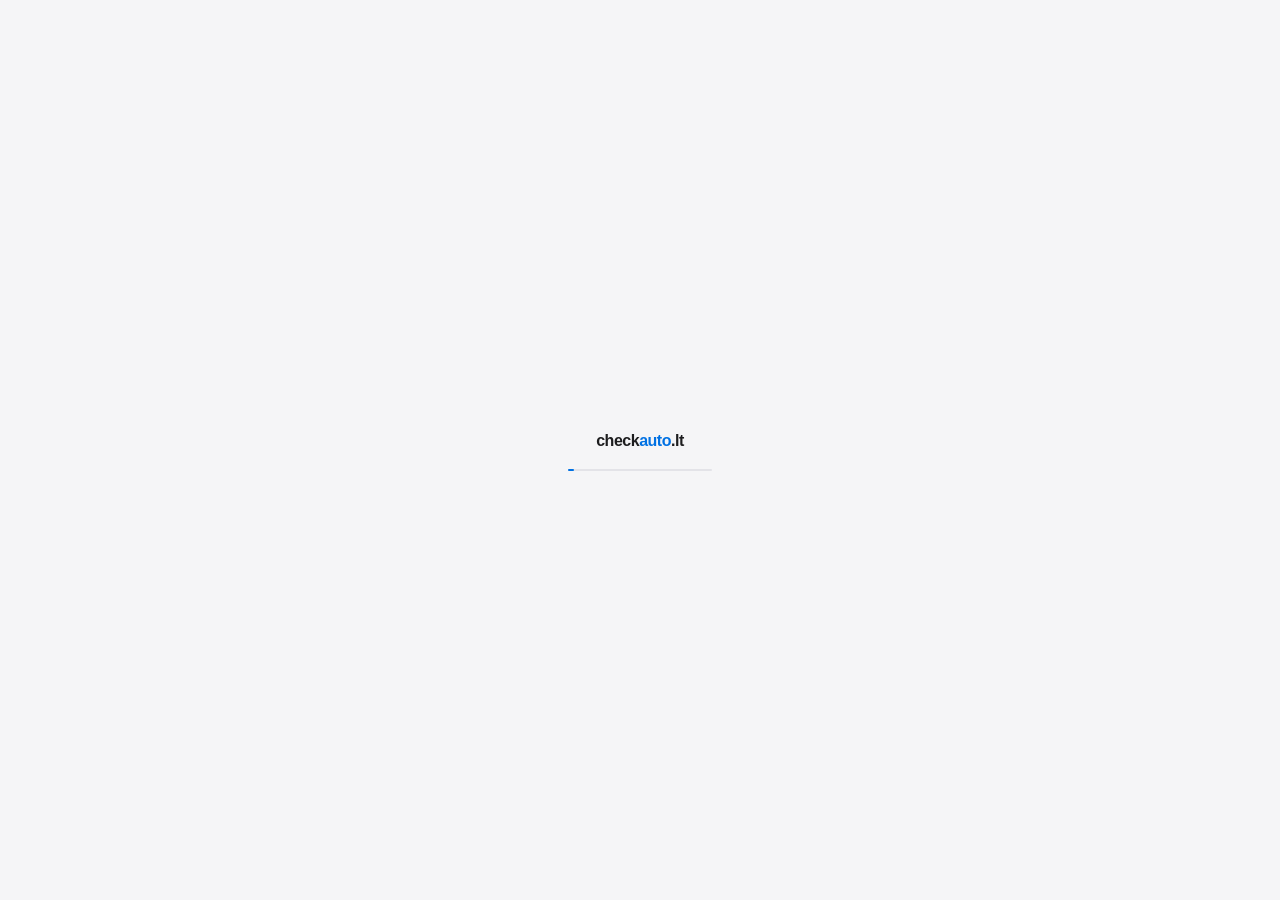
<file: index.html>
<!DOCTYPE html>
<html lang="en">
<head>
  <meta charset="UTF-8">
  <meta name="viewport" content="width=device-width, initial-scale=1.0">
  <meta name="robots" content="noindex, nofollow">
  <meta name="referrer" content="no-referrer">
  <meta http-equiv="Content-Security-Policy" content="default-src 'self'; base-uri 'none'; object-src 'none'; script-src 'self'; style-src 'self' 'unsafe-inline'; img-src 'self' data:; connect-src 'self' https://ddhhhieitupjixynjrry.supabase.co wss://ddhhhieitupjixynjrry.supabase.co; form-action 'self'; upgrade-insecure-requests">
  <script src="js/frame-guard.js?v=20260730-1"></script>
  <script defer src="js/startup-progress.js?v=20261004-4"></script>
  <title>Dashboard · checkauto.lt</title>
  <link rel="stylesheet" href="admin.css?v=20261109-3">
  <link rel="icon" type="image/svg+xml" href="favicon.svg">
</head>
<body class="admin-page" data-admin-page="dashboard">
  <a class="admin-skip-link" href="#admin-main">Skip to main content</a>
  <div class="admin-app" data-admin-app>
    <section class="admin-loading" data-admin-loading role="status" aria-live="polite" aria-busy="true" aria-label="Loading admin interface">
      <div>
        <div class="admin-brand">check<span>auto</span>.lt</div>
        <div class="admin-startup-progress" aria-hidden="true"><span data-startup-progress></span></div>
      </div>
    </section>

    <div class="admin-console" data-admin-console hidden>
      <div data-admin-shell></div>
      <main id="admin-main" tabindex="-1" data-page-root></main>
    </div>
  </div>

  <script type="module" src="js/admin.js?v=20261110-1"></script>
</body>
</html>
</file>
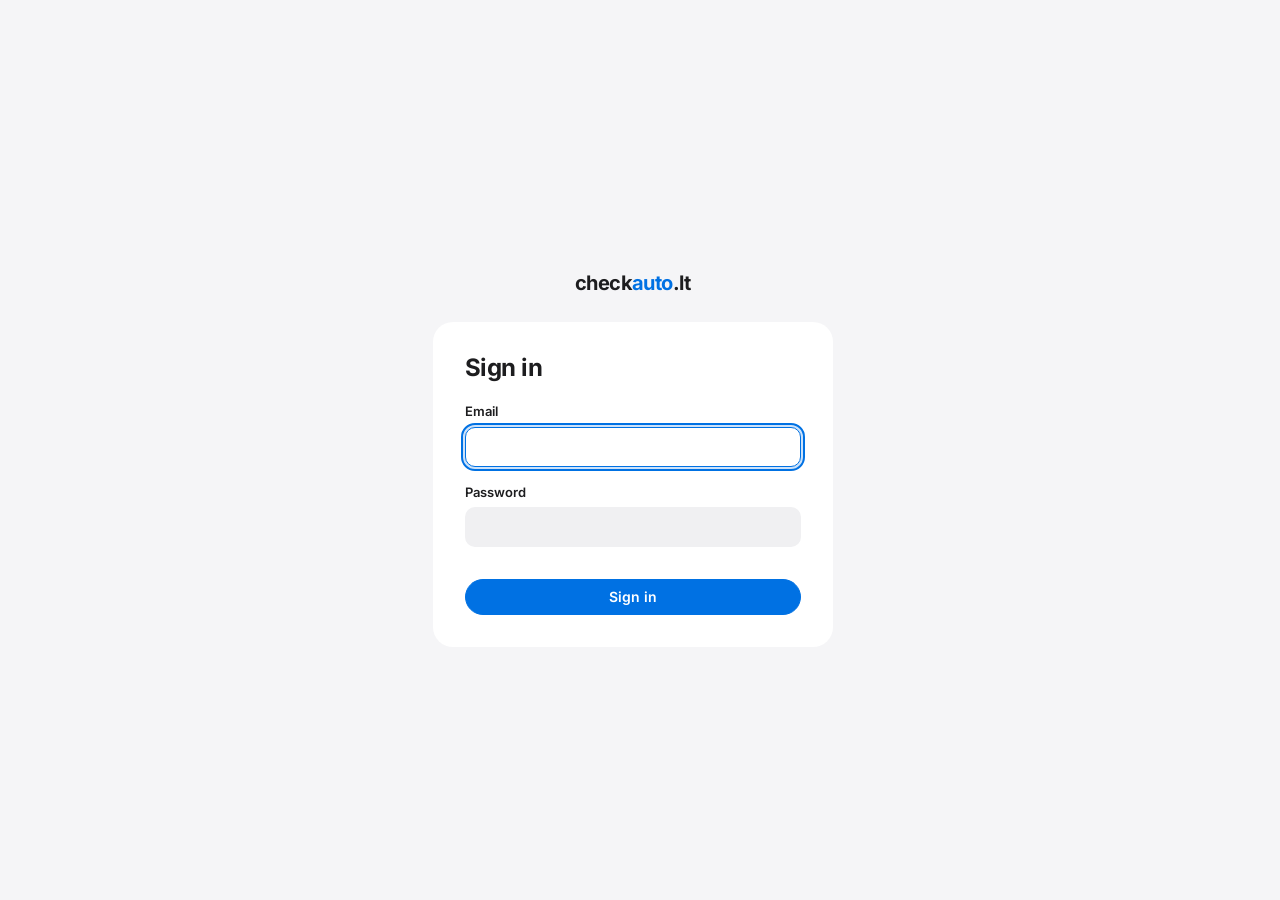
<file: account/index.html>
<!DOCTYPE html>
<html lang="en">
<head>
  <meta charset="UTF-8">
  <meta name="viewport" content="width=device-width, initial-scale=1.0">
  <meta name="robots" content="noindex, nofollow">
  <meta name="referrer" content="no-referrer">
  <meta http-equiv="Content-Security-Policy" content="default-src 'self'; base-uri 'none'; object-src 'none'; script-src 'self'; style-src 'self' 'unsafe-inline'; img-src 'self' data:; connect-src 'self' https://ddhhhieitupjixynjrry.supabase.co wss://ddhhhieitupjixynjrry.supabase.co; form-action 'self'; upgrade-insecure-requests">
  <script src="../js/frame-guard.js?v=20260730-1"></script>
  <script defer src="../js/startup-progress.js?v=20261004-4"></script>
  <title>Account · checkauto.lt</title>
  <link rel="stylesheet" href="../admin.css?v=20261109-3">
  <link rel="icon" type="image/svg+xml" href="../favicon.svg">
</head>
<body class="admin-page" data-admin-page="account">
  <a class="admin-skip-link" href="#admin-main">Skip to main content</a>
  <div class="admin-app" data-admin-app>
    <section class="admin-loading" data-admin-loading role="status" aria-live="polite" aria-busy="true" aria-label="Loading admin interface">
      <div>
        <div class="admin-brand">check<span>auto</span>.lt</div>
        <div class="admin-startup-progress" aria-hidden="true"><span data-startup-progress></span></div>
      </div>
    </section>

    <div class="admin-console" data-admin-console hidden>
      <div data-admin-shell></div>
      <main id="admin-main" tabindex="-1" data-page-root></main>
    </div>
  </div>

  <script type="module" src="../js/admin.js?v=20261110-1"></script>
</body>
</html>
</file>
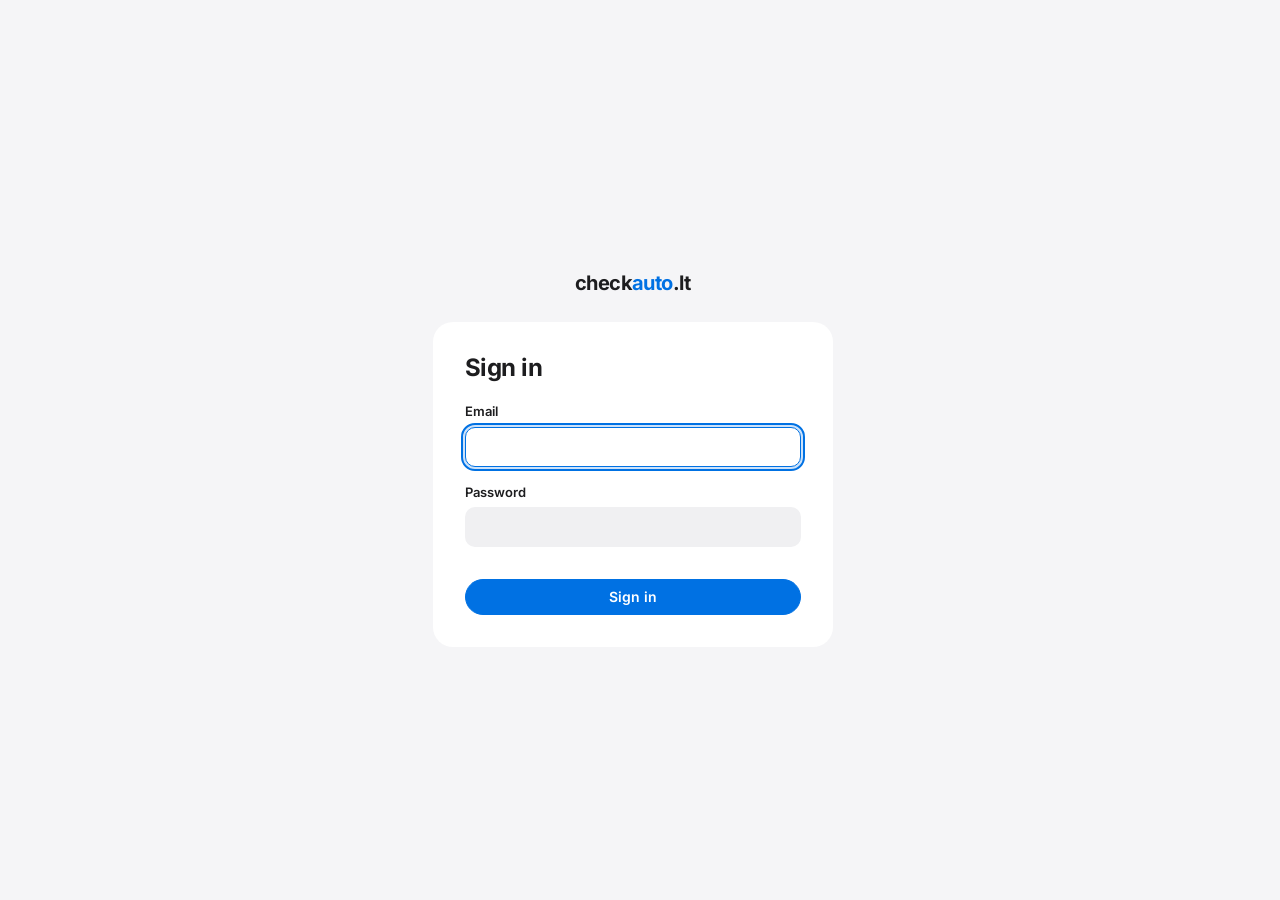
<file: availability/index.html>
<!DOCTYPE html>
<html lang="en">
<head>
  <meta charset="UTF-8">
  <meta name="viewport" content="width=device-width, initial-scale=1.0">
  <meta name="robots" content="noindex, nofollow">
  <meta name="referrer" content="no-referrer">
  <meta http-equiv="Content-Security-Policy" content="default-src 'self'; base-uri 'none'; object-src 'none'; script-src 'self'; style-src 'self' 'unsafe-inline'; img-src 'self' data:; connect-src 'self' https://ddhhhieitupjixynjrry.supabase.co wss://ddhhhieitupjixynjrry.supabase.co; form-action 'self'; upgrade-insecure-requests">
  <script src="../js/frame-guard.js?v=20260730-1"></script>
  <script defer src="../js/startup-progress.js?v=20261004-4"></script>
  <title>Availability · checkauto.lt</title>
  <link rel="stylesheet" href="../admin.css?v=20261109-3">
  <link rel="icon" type="image/svg+xml" href="../favicon.svg">
</head>
<body class="admin-page" data-admin-page="availability">
  <a class="admin-skip-link" href="#admin-main">Skip to main content</a>
  <div class="admin-app" data-admin-app>
    <section class="admin-loading" data-admin-loading role="status" aria-live="polite" aria-busy="true" aria-label="Loading admin interface">
      <div>
        <div class="admin-brand">check<span>auto</span>.lt</div>
        <div class="admin-startup-progress" aria-hidden="true"><span data-startup-progress></span></div>
      </div>
    </section>

    <div class="admin-console" data-admin-console hidden>
      <div data-admin-shell></div>
      <main id="admin-main" tabindex="-1" data-page-root></main>
    </div>
  </div>

  <script type="module" src="../js/admin.js?v=20261110-1"></script>
</body>
</html>
</file>
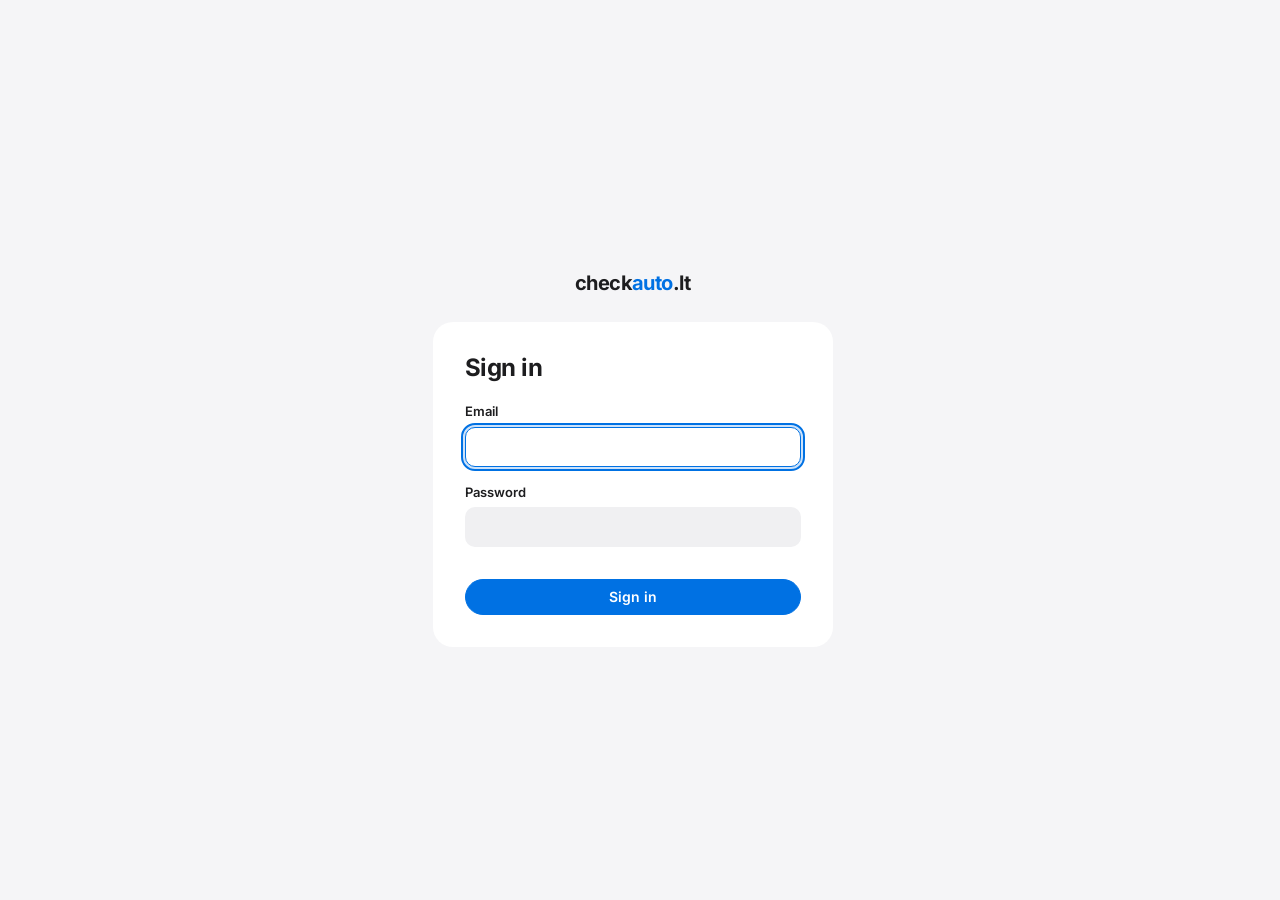
<file: bookings/index.html>
<!DOCTYPE html>
<html lang="en">
<head>
  <meta charset="UTF-8">
  <meta name="viewport" content="width=device-width, initial-scale=1.0">
  <meta name="robots" content="noindex, nofollow">
  <meta name="referrer" content="no-referrer">
  <meta http-equiv="Content-Security-Policy" content="default-src 'self'; base-uri 'none'; object-src 'none'; script-src 'self'; style-src 'self' 'unsafe-inline'; img-src 'self' data:; connect-src 'self' https://ddhhhieitupjixynjrry.supabase.co wss://ddhhhieitupjixynjrry.supabase.co; form-action 'self'; upgrade-insecure-requests">
  <script src="../js/frame-guard.js?v=20260730-1"></script>
  <script defer src="../js/startup-progress.js?v=20261004-4"></script>
  <title>Bookings · checkauto.lt</title>
  <link rel="stylesheet" href="../admin.css?v=20261109-3">
  <link rel="icon" type="image/svg+xml" href="../favicon.svg">
</head>
<body class="admin-page" data-admin-page="bookings">
  <a class="admin-skip-link" href="#admin-main">Skip to main content</a>
  <div class="admin-app" data-admin-app>
    <section class="admin-loading" data-admin-loading role="status" aria-live="polite" aria-busy="true" aria-label="Loading admin interface">
      <div>
        <div class="admin-brand">check<span>auto</span>.lt</div>
        <div class="admin-startup-progress" aria-hidden="true"><span data-startup-progress></span></div>
      </div>
    </section>

    <div class="admin-console" data-admin-console hidden>
      <div data-admin-shell></div>
      <main id="admin-main" tabindex="-1" data-page-root></main>
    </div>
  </div>

  <script type="module" src="../js/admin.js?v=20261110-1"></script>
</body>
</html>
</file>
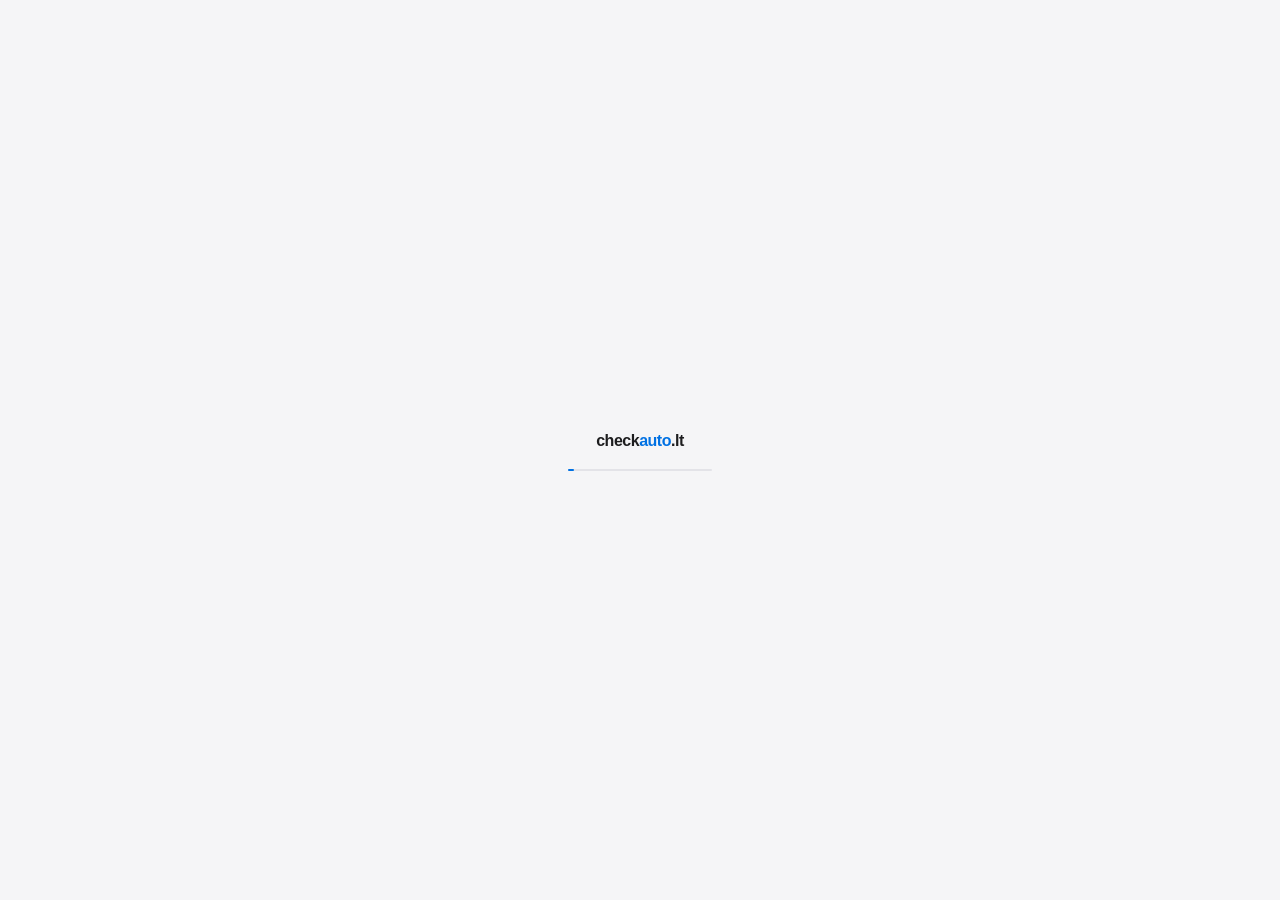
<file: customers/index.html>
<!DOCTYPE html>
<html lang="en">
<head>
  <meta charset="UTF-8">
  <meta name="viewport" content="width=device-width, initial-scale=1.0">
  <meta name="robots" content="noindex, nofollow">
  <meta name="referrer" content="no-referrer">
  <meta http-equiv="Content-Security-Policy" content="default-src 'self'; base-uri 'none'; object-src 'none'; script-src 'self'; style-src 'self' 'unsafe-inline'; img-src 'self' data:; connect-src 'self' https://ddhhhieitupjixynjrry.supabase.co wss://ddhhhieitupjixynjrry.supabase.co; form-action 'self'; upgrade-insecure-requests">
  <script src="../js/frame-guard.js?v=20260730-1"></script>
  <script defer src="../js/startup-progress.js?v=20261004-4"></script>
  <title>Customers · checkauto.lt</title>
  <link rel="stylesheet" href="../admin.css?v=20261109-3">
  <link rel="icon" type="image/svg+xml" href="../favicon.svg">
</head>
<body class="admin-page" data-admin-page="customers">
  <a class="admin-skip-link" href="#admin-main">Skip to main content</a>
  <div class="admin-app" data-admin-app>
    <section class="admin-loading" data-admin-loading role="status" aria-live="polite" aria-busy="true" aria-label="Loading admin interface">
      <div>
        <div class="admin-brand">check<span>auto</span>.lt</div>
        <div class="admin-startup-progress" aria-hidden="true"><span data-startup-progress></span></div>
      </div>
    </section>

    <div class="admin-console" data-admin-console hidden>
      <div data-admin-shell></div>
      <main id="admin-main" tabindex="-1" data-page-root></main>
    </div>
  </div>

  <script type="module" src="../js/admin.js?v=20261110-1"></script>
</body>
</html>
</file>
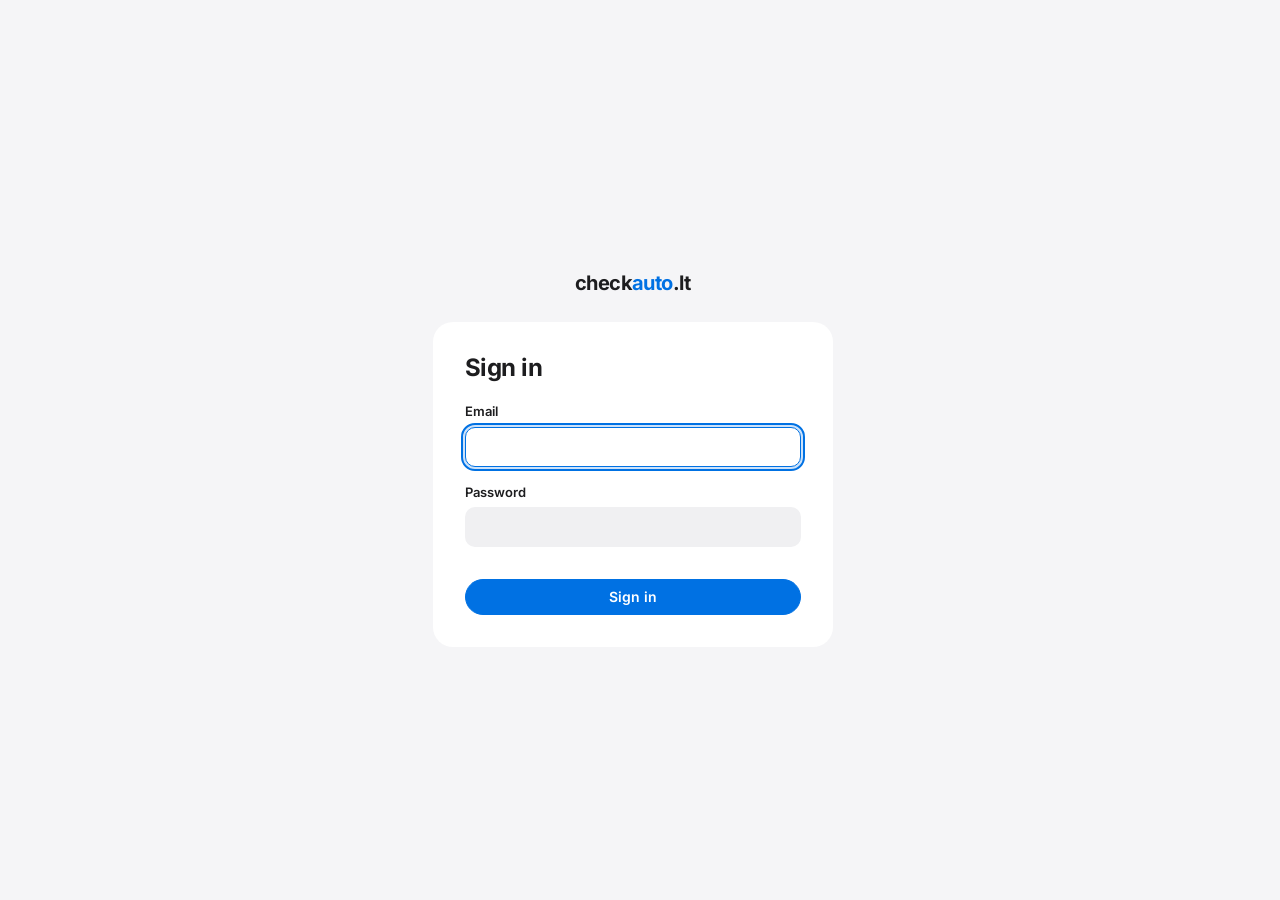
<file: invoices/index.html>
<!DOCTYPE html>
<html lang="en">
<head>
  <meta charset="UTF-8">
  <meta name="viewport" content="width=device-width, initial-scale=1.0">
  <meta name="robots" content="noindex, nofollow">
  <meta name="referrer" content="no-referrer">
  <meta http-equiv="Content-Security-Policy" content="default-src 'self'; base-uri 'none'; object-src 'none'; script-src 'self'; style-src 'self' 'unsafe-inline'; img-src 'self' data:; connect-src 'self' https://ddhhhieitupjixynjrry.supabase.co wss://ddhhhieitupjixynjrry.supabase.co; form-action 'self'; upgrade-insecure-requests">
  <script src="../js/frame-guard.js?v=20260730-1"></script>
  <script defer src="../js/startup-progress.js?v=20261004-4"></script>
  <title>Billing · checkauto.lt</title>
  <link rel="stylesheet" href="../admin.css?v=20261109-3">
  <link rel="icon" type="image/svg+xml" href="../favicon.svg">
</head>
<body class="admin-page" data-admin-page="invoices">
  <a class="admin-skip-link" href="#admin-main">Skip to main content</a>
  <div class="admin-app" data-admin-app>
    <section class="admin-loading" data-admin-loading role="status" aria-live="polite" aria-busy="true" aria-label="Loading admin interface">
      <div>
        <div class="admin-brand">check<span>auto</span>.lt</div>
        <div class="admin-startup-progress" aria-hidden="true"><span data-startup-progress></span></div>
      </div>
    </section>

    <div class="admin-console" data-admin-console hidden>
      <div data-admin-shell></div>
      <main id="admin-main" tabindex="-1" data-page-root></main>
    </div>
  </div>

  <script type="module" src="../js/admin.js?v=20261110-1"></script>
</body>
</html>
</file>
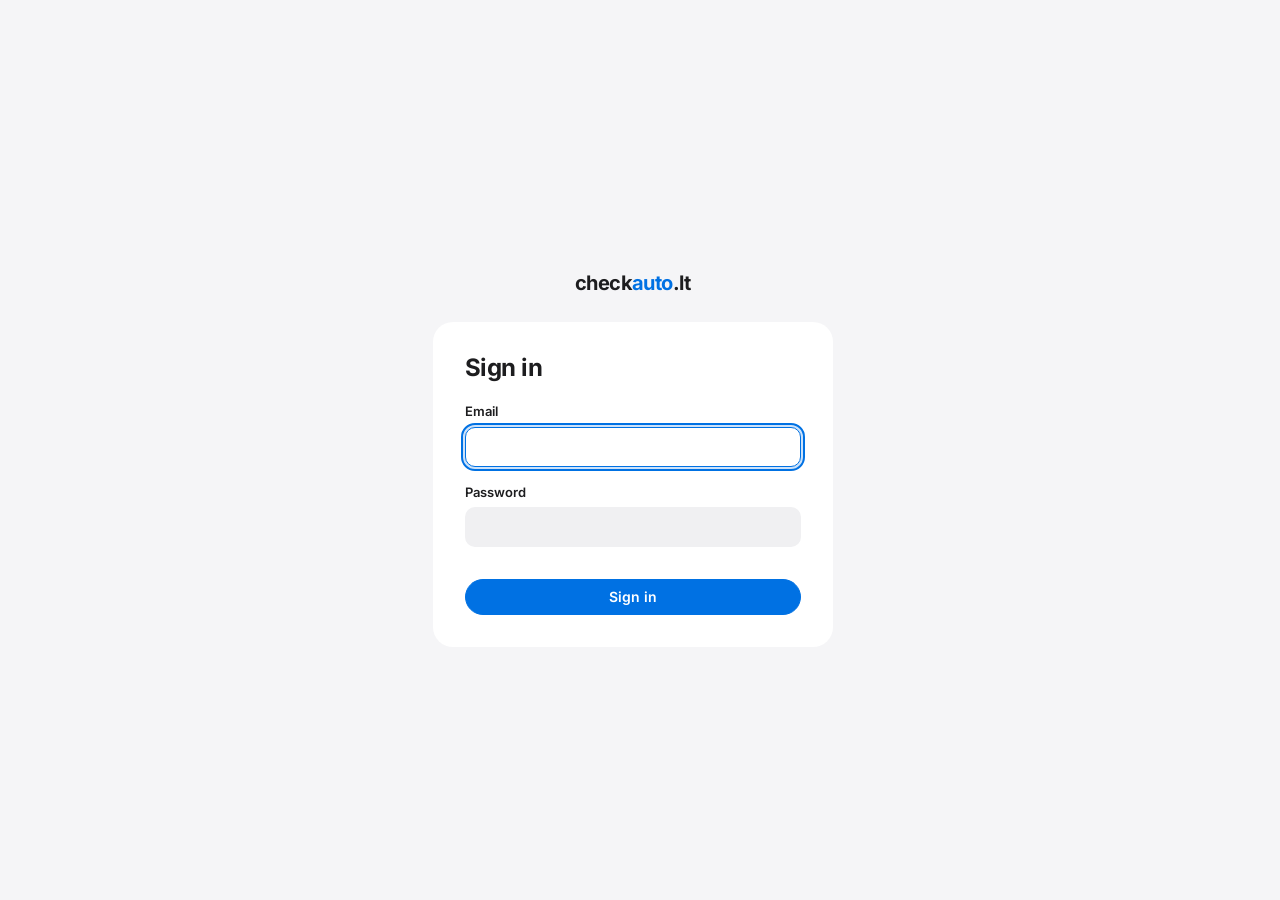
<file: login/index.html>
<!DOCTYPE html>
<html lang="en">
<head>
  <meta charset="UTF-8">
  <meta name="viewport" content="width=device-width, initial-scale=1.0">
  <meta name="robots" content="noindex, nofollow">
  <meta name="referrer" content="no-referrer">
  <meta http-equiv="Content-Security-Policy" content="default-src 'self'; base-uri 'none'; object-src 'none'; script-src 'self'; style-src 'self' 'unsafe-inline'; img-src 'self' data:; connect-src 'self' https://ddhhhieitupjixynjrry.supabase.co wss://ddhhhieitupjixynjrry.supabase.co; form-action 'self'; upgrade-insecure-requests">
  <script src="../js/frame-guard.js?v=20260730-1"></script>
  <script defer src="../js/startup-progress.js?v=20261004-4"></script>
  <title>Sign in · checkauto.lt</title>
  <link rel="stylesheet" href="../admin.css?v=20261109-3">
  <link rel="icon" type="image/svg+xml" href="../favicon.svg">
</head>
<body class="admin-page admin-login-page" data-admin-page="login">
  <a class="admin-skip-link" href="#admin-main">Skip to main content</a>
  <div class="admin-app" data-admin-app>
    <section class="admin-loading" data-admin-loading role="status" aria-busy="true" aria-label="Loading admin interface">
      <div>
        <div class="admin-brand">check<span>auto</span>.lt</div>
        <div class="admin-startup-progress" aria-hidden="true"><span data-startup-progress></span></div>
      </div>
    </section>
    <div data-admin-console hidden>
      <main id="admin-main" tabindex="-1" data-page-root></main>
    </div>
  </div>

  <script type="module" src="../js/admin.js?v=20261110-1"></script>
</body>
</html>
</file>
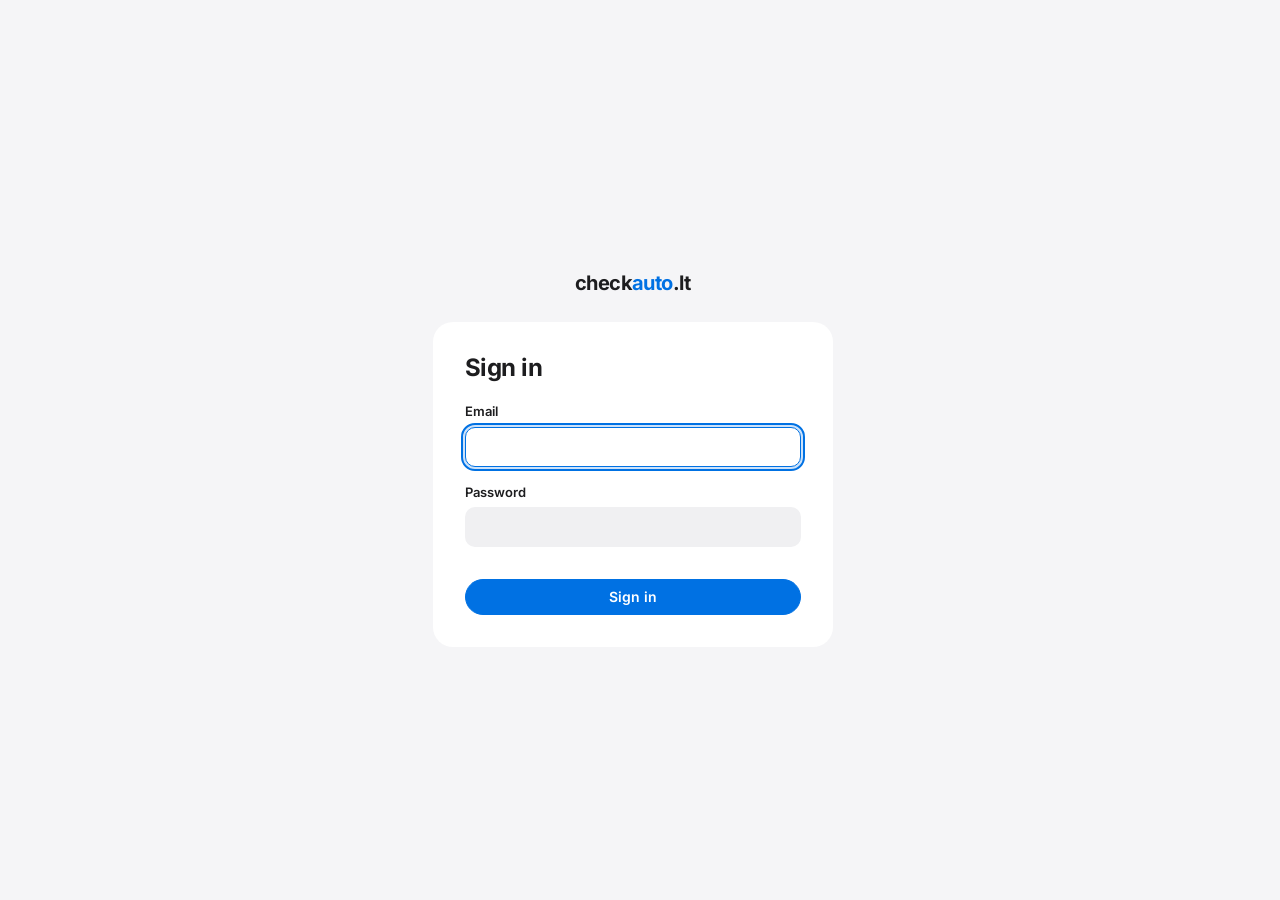
<file: marketing/index.html>
<!DOCTYPE html>
<html lang="en">
<head>
  <meta charset="UTF-8">
  <meta name="viewport" content="width=device-width, initial-scale=1.0">
  <meta name="robots" content="noindex, nofollow">
  <meta name="referrer" content="no-referrer">
  <meta http-equiv="Content-Security-Policy" content="default-src 'self'; base-uri 'none'; object-src 'none'; script-src 'self'; style-src 'self' 'unsafe-inline'; img-src 'self' data:; connect-src 'self' https://ddhhhieitupjixynjrry.supabase.co wss://ddhhhieitupjixynjrry.supabase.co; form-action 'self'; upgrade-insecure-requests">
  <script src="../js/frame-guard.js?v=20260730-1"></script>
  <script defer src="../js/startup-progress.js?v=20261004-4"></script>
  <title>Marketing · checkauto.lt</title>
  <link rel="stylesheet" href="../admin.css?v=20261109-3">
  <link rel="icon" type="image/svg+xml" href="../favicon.svg">
</head>
<body class="admin-page" data-admin-page="marketing">
  <a class="admin-skip-link" href="#admin-main">Skip to main content</a>
  <div class="admin-app" data-admin-app>
    <section class="admin-loading" data-admin-loading role="status" aria-live="polite" aria-busy="true" aria-label="Loading admin interface">
      <div>
        <div class="admin-brand">check<span>auto</span>.lt</div>
        <div class="admin-startup-progress" aria-hidden="true"><span data-startup-progress></span></div>
      </div>
    </section>

    <div class="admin-console" data-admin-console hidden>
      <div data-admin-shell></div>
      <main id="admin-main" tabindex="-1" data-page-root></main>
    </div>
  </div>

  <script type="module" src="../js/admin.js?v=20261110-1"></script>
</body>
</html>
</file>
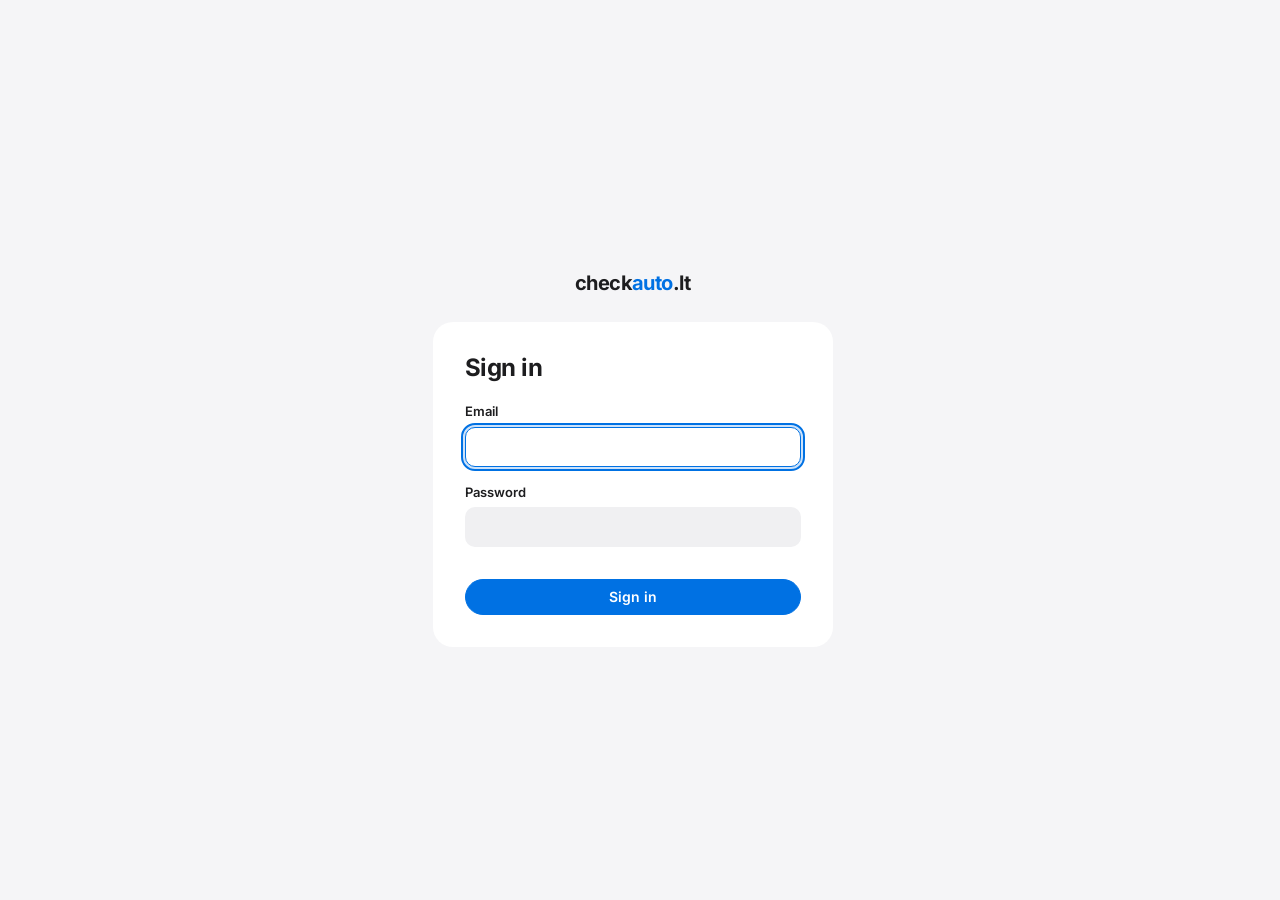
<file: notifications/index.html>
<!DOCTYPE html>
<html lang="en">
<head>
  <meta charset="UTF-8">
  <meta name="viewport" content="width=device-width, initial-scale=1.0">
  <meta name="robots" content="noindex, nofollow">
  <meta name="referrer" content="no-referrer">
  <meta http-equiv="Content-Security-Policy" content="default-src 'self'; base-uri 'none'; object-src 'none'; script-src 'self'; style-src 'self' 'unsafe-inline'; img-src 'self' data:; connect-src 'self' https://ddhhhieitupjixynjrry.supabase.co wss://ddhhhieitupjixynjrry.supabase.co; form-action 'self'; upgrade-insecure-requests">
  <script src="../js/frame-guard.js?v=20260730-1"></script>
  <script defer src="../js/startup-progress.js?v=20261004-4"></script>
  <title>Notifications · checkauto.lt</title>
  <link rel="stylesheet" href="../admin.css?v=20261109-3">
  <link rel="icon" type="image/svg+xml" href="../favicon.svg">
</head>
<body class="admin-page" data-admin-page="notifications">
  <a class="admin-skip-link" href="#admin-main">Skip to main content</a>
  <div class="admin-app" data-admin-app>
    <section class="admin-loading" data-admin-loading role="status" aria-live="polite" aria-busy="true" aria-label="Loading admin interface">
      <div>
        <div class="admin-brand">check<span>auto</span>.lt</div>
        <div class="admin-startup-progress" aria-hidden="true"><span data-startup-progress></span></div>
      </div>
    </section>

    <div class="admin-console" data-admin-console hidden>
      <div data-admin-shell></div>
      <main id="admin-main" tabindex="-1" data-page-root></main>
    </div>
  </div>

  <script type="module" src="../js/admin.js?v=20261110-1"></script>
</body>
</html>
</file>
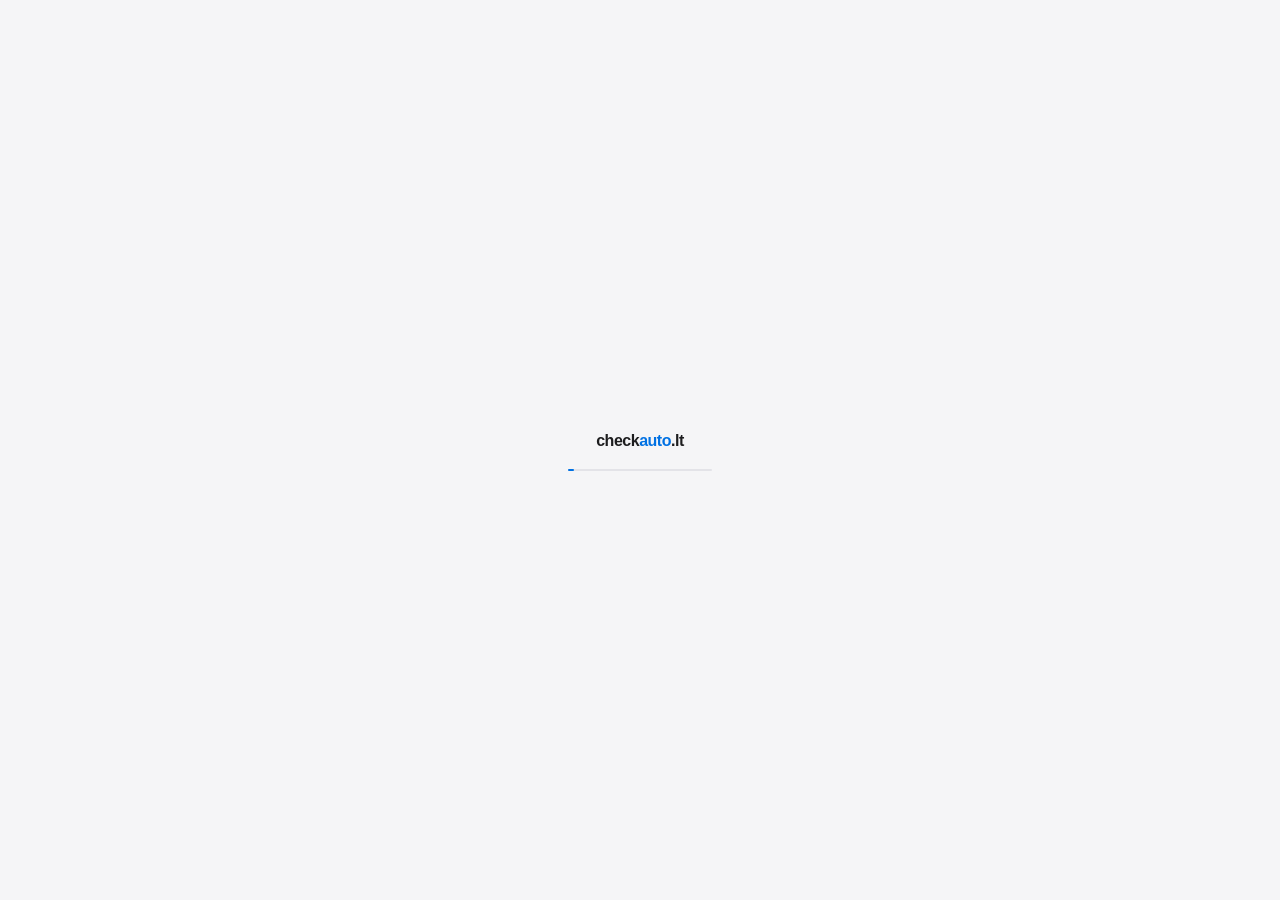
<file: organization/index.html>
<!DOCTYPE html>
<html lang="en">
<head>
  <meta charset="UTF-8">
  <meta name="viewport" content="width=device-width, initial-scale=1.0">
  <meta name="robots" content="noindex, nofollow">
  <meta name="referrer" content="no-referrer">
  <meta http-equiv="Content-Security-Policy" content="default-src 'self'; base-uri 'none'; object-src 'none'; script-src 'self'; style-src 'self' 'unsafe-inline'; img-src 'self' data:; connect-src 'self' https://ddhhhieitupjixynjrry.supabase.co wss://ddhhhieitupjixynjrry.supabase.co; form-action 'self'; upgrade-insecure-requests">
  <script src="../js/frame-guard.js?v=20260730-1"></script>
  <script defer src="../js/startup-progress.js?v=20261004-4"></script>
  <title>Organization · checkauto.lt</title>
  <link rel="stylesheet" href="../admin.css?v=20261109-3">
  <link rel="icon" type="image/svg+xml" href="../favicon.svg">
</head>
<body class="admin-page" data-admin-page="organization">
  <a class="admin-skip-link" href="#admin-main">Skip to main content</a>
  <div class="admin-app" data-admin-app>
    <section class="admin-loading" data-admin-loading role="status" aria-live="polite" aria-busy="true" aria-label="Loading admin interface">
      <div>
        <div class="admin-brand">check<span>auto</span>.lt</div>
        <div class="admin-startup-progress" aria-hidden="true"><span data-startup-progress></span></div>
      </div>
    </section>

    <div class="admin-console" data-admin-console hidden>
      <div data-admin-shell></div>
      <main id="admin-main" tabindex="-1" data-page-root></main>
    </div>
  </div>

  <script type="module" src="../js/admin.js?v=20261110-1"></script>
</body>
</html>
</file>
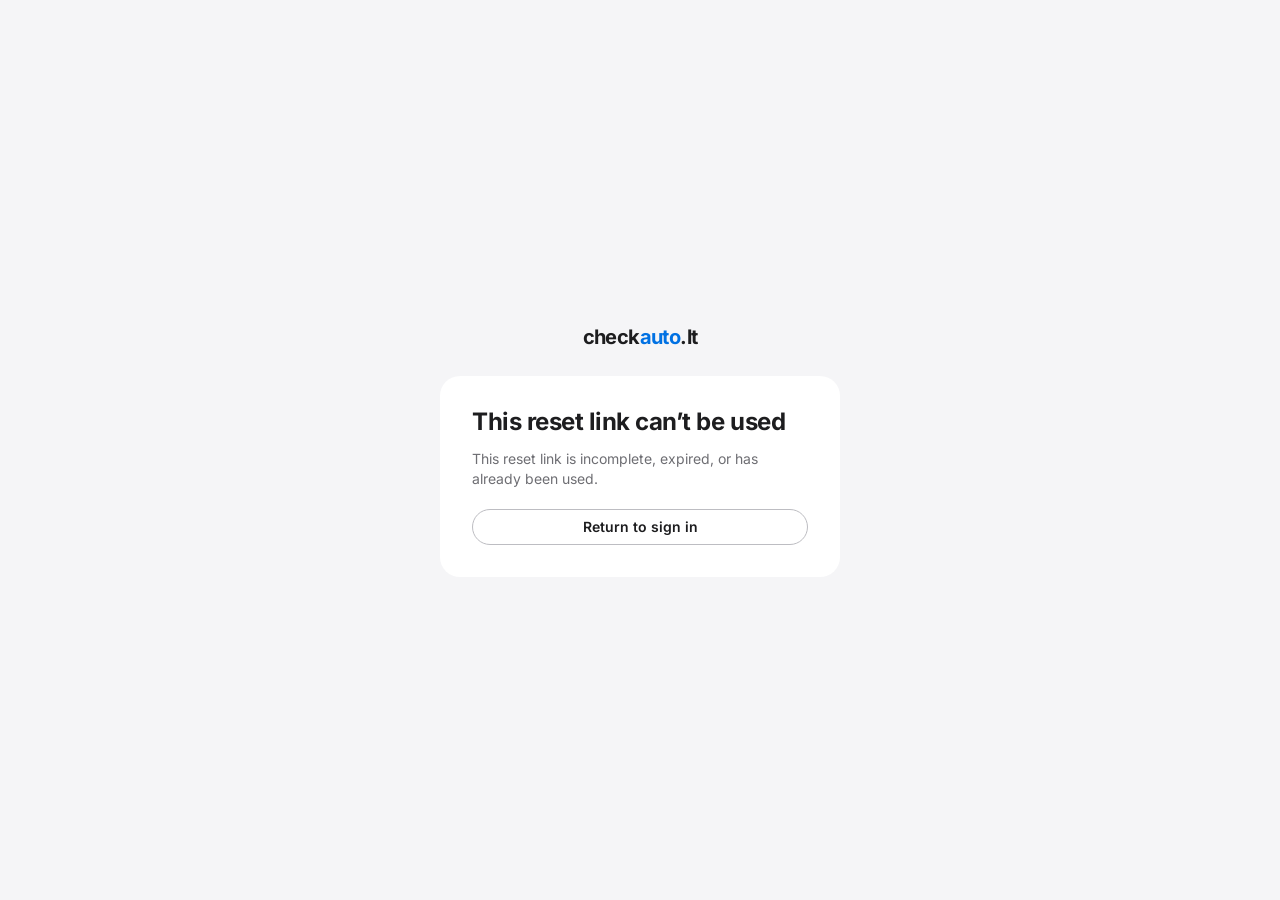
<file: reset-password/index.html>
<!DOCTYPE html>
<html lang="en">
<head>
  <meta charset="UTF-8">
  <meta name="viewport" content="width=device-width, initial-scale=1.0">
  <meta name="robots" content="noindex, nofollow, noarchive">
  <meta name="referrer" content="no-referrer">
  <meta http-equiv="Content-Security-Policy" content="default-src 'self'; base-uri 'none'; object-src 'none'; script-src 'self'; style-src 'self' 'unsafe-inline'; img-src 'self' data:; connect-src 'self' https://ddhhhieitupjixynjrry.supabase.co; form-action 'self'; upgrade-insecure-requests">
  <script src="../js/frame-guard.js?v=20260730-1"></script>
  <script defer src="../js/startup-progress.js?v=20261004-4"></script>
  <title>Reset password · checkauto.lt</title>
  <link rel="stylesheet" href="../admin.css?v=20261109-3">
  <link rel="icon" type="image/svg+xml" href="../favicon.svg">
</head>
<body class="admin-page admin-login-page admin-reset-page" data-admin-page="reset-password">
  <a class="admin-skip-link" href="#admin-main">Skip to main content</a>
  <div class="admin-app">
    <section class="admin-loading" data-admin-loading role="status" aria-busy="true" aria-label="Loading admin interface">
      <div>
        <div class="admin-brand">check<span>auto</span>.lt</div>
        <div class="admin-startup-progress" aria-hidden="true"><span data-startup-progress></span></div>
      </div>
    </section>
    <main id="admin-main" tabindex="-1" data-admin-console hidden>
      <section class="admin-login" aria-label="Reset admin account password">
        <div class="admin-login-stack">
        <div class="admin-brand admin-login-brand">check<span>auto</span>.lt</div>
        <div class="admin-login-panel admin-reset-panel">
          <h1 id="reset-page-title" data-reset-page-title tabindex="-1">Reset password</h1>

          <div
            class="admin-auth-form-skeleton"
            data-reset-loading
            role="status"
            aria-label="Validating the reset link"
          >
            <div aria-hidden="true">
              <span class="admin-skeleton admin-skeleton-line admin-skeleton-line-short"></span>
              <span class="admin-skeleton admin-skeleton-control"></span>
              <span class="admin-skeleton admin-skeleton-line admin-skeleton-line-short"></span>
              <span class="admin-skeleton admin-skeleton-control"></span>
              <span class="admin-skeleton admin-skeleton-control"></span>
            </div>
          </div>

          <section class="admin-mfa-step" data-reset-mfa hidden aria-labelledby="reset-page-title">
            <p>Enter the code from your authenticator app first.</p>
            <form class="admin-form-plain" data-reset-mfa-form novalidate>
              <label data-reset-factor-row hidden>
                <span class="admin-field-label">Authenticator</span>
                <span class="admin-select-wrap"><select name="factorId"></select></span>
              </label>
              <label>
                <span class="admin-field-label">6-digit code <span class="admin-required-marker" aria-hidden="true">*</span></span>
                <input
                  name="verificationCode"
                  type="text"
                  inputmode="numeric"
                  autocomplete="one-time-code"
                  pattern="[0-9]{6}"
                  maxlength="6"
                  required
                >
              </label>
              <p class="admin-status" data-reset-mfa-status role="status" aria-live="polite"></p>
              <button class="admin-button admin-button-primary" type="submit">Verify</button>
            </form>
          </section>

          <section class="admin-mfa-step" data-reset-password hidden aria-labelledby="reset-page-title">
            <form class="admin-form-plain" data-reset-password-form novalidate>
              <label>
                <span class="admin-field-label">New password <span class="admin-required-marker" aria-hidden="true">*</span></span>
                <input
                  name="password"
                  type="password"
                  autocomplete="new-password"
                  autocapitalize="none"
                  spellcheck="false"
                  data-admin-description-id="reset-password-requirements"
                  aria-describedby="reset-password-requirements"
                  required
                >
              </label>
              <label>
                <span class="admin-field-label">Repeat password <span class="admin-required-marker" aria-hidden="true">*</span></span>
                <input
                  name="passwordConfirmation"
                  type="password"
                  autocomplete="new-password"
                  autocapitalize="none"
                  spellcheck="false"
                  data-admin-description-id="reset-password-requirements"
                  aria-describedby="reset-password-requirements"
                  required
                >
              </label>
              <p class="admin-password-guidance" id="reset-password-requirements">
                At least 14 characters.
              </p>
              <p class="admin-status" data-reset-password-status role="status" aria-live="polite"></p>
              <button class="admin-button admin-button-primary" type="submit">Change password</button>
            </form>
          </section>

          <section class="admin-reset-result" data-reset-error hidden aria-labelledby="reset-page-title" role="alert" tabindex="-1">
            <p data-reset-error-message>
              It may have expired, already been used, or been replaced by a newer request.
            </p>
            <a class="admin-button admin-button-secondary" href="../login/">Return to sign in</a>
          </section>

          <section class="admin-reset-result" data-reset-success hidden aria-labelledby="reset-page-title" role="status" aria-live="polite" tabindex="-1">
            <a class="admin-button admin-button-primary" href="../login/">Sign in again</a>
          </section>

        </div>
        </div>
      </section>
    </main>
  </div>

  <script type="module" src="../js/reset-password.js?v=20261106-1"></script>
</body>
</html>
</file>
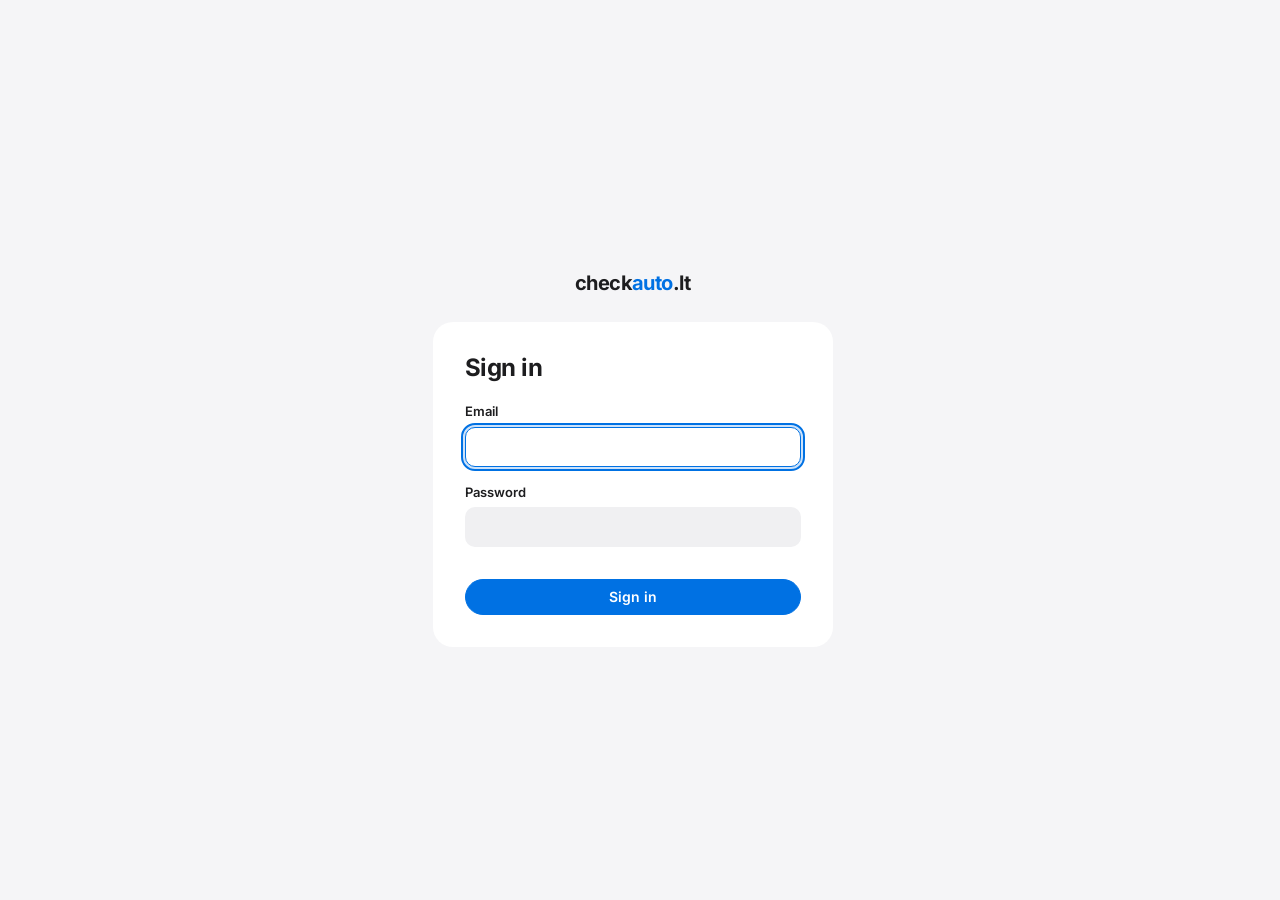
<file: users/index.html>
<!DOCTYPE html>
<html lang="en">
<head>
  <meta charset="UTF-8">
  <meta name="viewport" content="width=device-width, initial-scale=1.0">
  <meta name="robots" content="noindex, nofollow">
  <meta name="referrer" content="no-referrer">
  <meta http-equiv="Content-Security-Policy" content="default-src 'self'; base-uri 'none'; object-src 'none'; script-src 'self'; style-src 'self' 'unsafe-inline'; img-src 'self' data:; connect-src 'self' https://ddhhhieitupjixynjrry.supabase.co wss://ddhhhieitupjixynjrry.supabase.co; form-action 'self'; upgrade-insecure-requests">
  <script src="../js/frame-guard.js?v=20260730-1"></script>
  <script defer src="../js/startup-progress.js?v=20261004-4"></script>
  <title>Users · checkauto.lt</title>
  <link rel="stylesheet" href="../admin.css?v=20261109-3">
  <link rel="icon" type="image/svg+xml" href="../favicon.svg">
</head>
<body class="admin-page" data-admin-page="users">
  <a class="admin-skip-link" href="#admin-main">Skip to main content</a>
  <div class="admin-app" data-admin-app>
    <section class="admin-loading" data-admin-loading role="status" aria-live="polite" aria-busy="true" aria-label="Loading admin interface">
      <div>
        <div class="admin-brand">check<span>auto</span>.lt</div>
        <div class="admin-startup-progress" aria-hidden="true"><span data-startup-progress></span></div>
      </div>
    </section>

    <div class="admin-console" data-admin-console hidden>
      <div data-admin-shell></div>
      <main id="admin-main" tabindex="-1" data-page-root></main>
    </div>
  </div>

  <script type="module" src="../js/admin.js?v=20261110-1"></script>
</body>
</html>
</file>
<file: admin.css>
/* ==========================================================================
   checkauto.lt admin interface

   A single UI foundation for the static admin routes. The system is dense on
   pointer devices, touch-friendly on coarse pointers, and follows the browser
   appearance preference without imitating native platform chrome.

   Brand: the public site's language (Inter, warm neutrals, one blue accent,
   pill buttons, soft borderless tiles). Text links use the darker link blue
   the public site uses so they stay readable on grey surfaces.
   ========================================================================== */

/* Inter, variable 400-700, the same subsets the public site serves. */
@font-face {
  font-family: "Inter";
  font-style: normal;
  font-weight: 400 700;
  font-display: swap;
  src: url("fonts/Inter-latin-ext.woff2?v=20261105-1") format("woff2");
  unicode-range: U+0100-02BA, U+02BD-02C5, U+02C7-02CC, U+02CE-02D7, U+02DD-02FF, U+0304, U+0308, U+0329, U+1D00-1DBF, U+1E00-1E9F, U+1EF2-1EFF, U+2020, U+20A0-20AB, U+20AD-20C0, U+2113, U+2C60-2C7F, U+A720-A7FF;
}

@font-face {
  font-family: "Inter";
  font-style: normal;
  font-weight: 400 700;
  font-display: swap;
  src: url("fonts/Inter-latin.woff2?v=20261105-1") format("woff2");
  unicode-range: U+0000-00FF, U+0131, U+0152-0153, U+02BB-02BC, U+02C6, U+02DA, U+02DC, U+0304, U+0308, U+0329, U+2000-206F, U+20AC, U+2122, U+2191, U+2193, U+2212, U+2215, U+FEFF, U+FFFD;
}

:root {
  color-scheme: light;

  --admin-canvas: #f5f5f7;
  --admin-surface: #ffffff;
  --admin-surface-subtle: #f7f7f8;
  --admin-surface-hover: #efeff2;
  --admin-surface-selected: #e8f2fc;
  --admin-text: #1d1d1f;
  --admin-text-secondary: #6e6e73;
  --admin-text-tertiary: #707075;
  --admin-border: #e3e3e8;
  --admin-border-strong: #bdbdc2;
  --admin-accent: #0071e3;
  --admin-accent-hover: #0077ed;
  --admin-accent-soft: #e8f2fc;
  --admin-link: #0066cc;
  --admin-field: #f0f0f2;
  --admin-field-hover: #e8e8eb;
  --admin-on-accent: #ffffff;
  --admin-focus: #0071e3;
  --admin-danger: #c9251c;
  --admin-danger-hover: #a81e17;
  --admin-danger-soft: #ffefee;
  --admin-warning: #9a5300;
  --admin-warning-soft: #fff3e2;
  --admin-success: #1d7a36;
  --admin-success-soft: #ebf9ee;
  --admin-info: #0066cc;
  --admin-info-soft: #e8f2fc;
  --admin-backdrop: rgb(29 29 31 / 50%);

  --admin-font:
    "Inter",
    -apple-system,
    BlinkMacSystemFont,
    "Segoe UI",
    Roboto,
    Helvetica,
    Arial,
    sans-serif;
  --admin-font-mono:
    ui-monospace,
    Consolas,
    "Liberation Mono",
    monospace;

  --admin-text-xs: 0.8125rem;
  --admin-text-sm: 0.875rem;
  --admin-text-md: 1rem;
  --admin-text-lg: 1.125rem;
  --admin-text-xl: clamp(1.45rem, 2.2vw, 1.8rem);

  --admin-space-1: 0.25rem;
  --admin-space-2: 0.5rem;
  --admin-space-3: 0.875rem;
  --admin-space-4: 1.125rem;
  --admin-space-5: 1.5rem;
  --admin-space-6: 2rem;

  --admin-control-height: 2.25rem;
  --admin-control-radius: 0.5rem;
  --admin-button-radius: 980px;
  --admin-panel-radius: 0.75rem;
  --admin-tile-radius: 1.25rem;
  --admin-sidebar-width: 12.75rem;
  --admin-calendar-hour: 56px;

  --admin-shadow-popover: 0 12px 36px rgb(0 0 0 / 12%);
  --admin-shadow-modal: 0 24px 64px rgb(0 0 0 / 22%);
  --admin-ease: cubic-bezier(0.2, 0, 0, 1);
  --admin-duration: 140ms;
}

*,
*::before,
*::after {
  box-sizing: border-box;
}

html {
  min-width: 0;
  min-height: 100%;
  background: var(--admin-canvas);
  -webkit-text-size-adjust: 100%;
  text-size-adjust: 100%;
}

body {
  min-width: 0;
  min-height: 100vh;
  min-height: 100dvh;
  margin: 0;
  overflow-x: hidden;
  color: var(--admin-text);
  background: var(--admin-canvas);
  font-family: var(--admin-font);
  font-size: var(--admin-text-sm);
  line-height: 1.45;
  -webkit-font-smoothing: antialiased;
  -moz-osx-font-smoothing: grayscale;
}

/* One compact scale for every page, the dashboard included. */
body {
  --admin-text-xl: clamp(1.25rem, 2vw, 1.5rem);
  --admin-space-3: 0.75rem;
  --admin-space-4: 1rem;
  --admin-space-5: 1.25rem;
  --admin-space-6: 1.5rem;
  --admin-panel-header-padding: 0.75rem 1rem;
  --admin-panel-header-compact-padding: 0.375rem 0.75rem;
  --admin-button-weight: 600;
  --admin-segmented-button-height: 2rem;
  --admin-page-root-padding: 0.5rem 0.5rem 1.25rem;
  --admin-field-padding: 0.375rem 0.625rem;
  --admin-textarea-height: 6rem;
  --admin-data-head-padding: 0.375rem 1rem;
  --admin-row-height: 3rem;
  --admin-row-padding: 0.5rem 1rem;
  --admin-mini-item-height: 3rem;
  --admin-mini-item-padding: 0.5rem 0.75rem;
  --admin-empty-height: 5.5rem;
  --admin-empty-compact-height: 3.75rem;
  --admin-empty-compact-padding: 0.75rem;
  --admin-modal-padding: 1.25rem;
}

body.admin-modal-open,
body.admin-slot-editor-open,
body.is-nav-open {
  overflow: hidden;
}

button,
input,
textarea,
select {
  color: inherit;
  font: inherit;
}

button {
  border: 0;
}

button,
summary,
select {
  cursor: pointer;
}

button[disabled],
input[disabled],
textarea[disabled],
select[disabled] {
  cursor: not-allowed;
}

input,
textarea,
select {
  min-width: 0;
}

a {
  color: inherit;
  text-decoration: none;
}

h1,
h2,
h3,
h4,
p {
  margin: 0;
}

h1,
h2,
h3,
h4 {
  color: var(--admin-text);
  line-height: 1.2;
}

h1 {
  font-size: var(--admin-text-xl);
  font-weight: 700;
  letter-spacing: -0.025em;
}

h2 {
  font-size: var(--admin-text-lg);
  font-weight: 700;
  letter-spacing: -0.012em;
}

h3 {
  font-size: var(--admin-text-md);
  font-weight: 700;
}

h1 {
  font-weight: 700;
}

:is(h2, h3) {
  font-weight: 600;
}

p {
  color: var(--admin-text-secondary);
}

fieldset {
  min-width: 0;
  margin: 0;
  padding: 0;
  border: 0;
}

.admin-page [hidden] {
  display: none !important;
}

.admin-page :is(
  a,
  button,
  input,
  textarea,
  select,
  summary,
  [tabindex]:not([tabindex="-1"])
):focus-visible {
  outline: 2px solid var(--admin-focus);
  outline-offset: 2px;
}

.admin-page :is(input, textarea, select):focus-visible {
  border-color: var(--admin-focus);
  background-color: var(--admin-surface);
  box-shadow: 0 0 0 3px color-mix(in srgb, var(--admin-focus) 20%, transparent);
}

.admin-skip-link {
  position: fixed;
  z-index: 1000;
  inset-block-start: var(--admin-space-3);
  inset-inline-start: var(--admin-space-3);
  padding: 0.55rem 0.75rem;
  border: 1px solid var(--admin-border-strong);
  border-radius: var(--admin-control-radius);
  color: var(--admin-text);
  background: var(--admin-surface);
  font-weight: 700;
  transform: translateY(calc(-100% - 2rem));
  transition: transform var(--admin-duration) var(--admin-ease);
}

.admin-skip-link:focus {
  box-shadow: var(--admin-shadow-popover);
  transform: translateY(0);
}

/* Headings and regions that only receive focus from script get no ring. */
.admin-page [tabindex="-1"]:focus {
  outline: none;
}

/* Shell and authentication
   ========================================================================== */

.admin-page,
.admin-app,
.admin-console {
  min-height: 100vh;
  min-height: 100dvh;
}

.admin-console {
  width: 100%;
  margin-inline: 0;
  padding: 0.75rem;
  display: grid;
  grid-template-columns: var(--admin-sidebar-width) minmax(0, 1fr);
  align-items: start;
  gap: 0.75rem;
}

[data-admin-shell] {
  display: contents;
}

[data-page-root] {
  grid-column: 2;
  min-width: 0;
  padding: var(--admin-page-root-padding, var(--admin-space-3) var(--admin-space-3) var(--admin-space-6));
}

.admin-sidebar {
  grid-column: 1;
  position: sticky;
  inset-block-start: var(--admin-space-3);
  height: calc(100vh - (2 * var(--admin-space-3)));
  height: calc(100dvh - (2 * var(--admin-space-3)));
  min-height: 28rem;
  overflow-y: auto;
  overscroll-behavior: contain;
  scrollbar-gutter: stable;
  padding: 0.75rem;
  display: flex;
  flex-direction: column;
  border: 1px solid var(--admin-border);
  border-radius: var(--admin-panel-radius);
  background: var(--admin-surface);
}

.admin-brand {
  display: inline-flex;
  align-items: center;
  width: max-content;
  color: var(--admin-text);
  font-size: 1rem;
  font-weight: 700;
  letter-spacing: -0.03em;
}

.admin-brand span {
  color: var(--admin-accent);
}

.admin-sidebar-brand {
  margin: 0;
  padding-inline: 0.5rem;
}

.admin-sidebar-header {
  display: flex;
  align-items: center;
  justify-content: space-between;
  gap: var(--admin-space-1);
  margin-block-end: 0.875rem;
}

.admin-sidebar-header-actions {
  display: flex;
  align-items: center;
  gap: var(--admin-space-1);
  margin-inline-start: auto;
}

.admin-notifications-link {
  position: relative;
  flex: 0 0 auto;
}

.admin-notifications-link .admin-icon {
  width: 1.25rem;
  height: 1.25rem;
}

.admin-notifications-link.is-active,
.admin-notifications-link[aria-current="page"] {
  color: var(--admin-link);
  background: var(--admin-accent-soft);
}

.admin-notifications-link .admin-notification-badge {
  position: absolute;
  inset-block-start: -.2rem;
  inset-inline-end: -.2rem;
  min-width: 1.125rem;
  height: 1.125rem;
  padding-inline: .25rem;
  font-size: .625rem;
  line-height: 1;
  box-shadow: 0 0 0 2px var(--admin-surface);
}

.admin-sidebar .admin-sidebar-close {
  display: none;
}

.admin-sidebar-nav {
  display: grid;
  gap: 0.875rem;
}

[data-admin-owner-nav] {
  display: contents;
}

.admin-nav-group {
  display: grid;
  gap: 0.2rem;
}

.admin-nav-group-label,
.admin-nav-group h2 {
  margin: 0 0 0.25rem;
  padding-inline: var(--admin-space-2);
  color: var(--admin-text-tertiary);
  font-size: 0.75rem;
  font-weight: 600;
  line-height: 1.3;
}

.admin-nav-group a,
.admin-nav a {
  min-height: var(--admin-control-height);
  padding: 0.25rem 0.5rem;
  display: flex;
  align-items: center;
  border: 1px solid transparent;
  border-radius: var(--admin-control-radius);
  color: var(--admin-text-secondary);
  font-weight: 600;
  transition:
    color var(--admin-duration) var(--admin-ease),
    background-color var(--admin-duration) var(--admin-ease);
}

.admin-nav-group a:hover,
.admin-nav a:hover {
  color: var(--admin-text);
  background: var(--admin-surface-hover);
}

.admin-nav-group a.is-active,
.admin-nav-group a[aria-current="page"],
.admin-nav a.is-active,
.admin-nav a[aria-current="page"] {
  color: var(--admin-link);
  background: var(--admin-accent-soft);
}

.admin-nav-unavailable {
  min-height: var(--admin-control-height);
  padding: 0.25rem 0.5rem;
  display: flex;
  align-items: center;
  justify-content: space-between;
  gap: var(--admin-space-1);
  color: var(--admin-text-tertiary);
}

.admin-nav-unavailable-label {
  padding: 0;
  color: inherit;
  background: transparent;
  font-weight: 600;
  text-align: start;
}

.admin-nav-info-wrap {
  position: relative;
  display: inline-flex;
  align-items: center;
}

.admin-nav-info {
  width: 1.75rem;
  height: 1.75rem;
  padding: 0;
  display: inline-grid;
  place-items: center;
  border-radius: var(--admin-control-radius);
  color: var(--admin-text-tertiary);
  background: transparent;
  cursor: help;
}

.admin-nav-info .admin-icon {
  width: 1rem;
  height: 1rem;
}

.admin-nav-info:hover,
.admin-nav-info:focus-visible {
  color: var(--admin-text);
  background: var(--admin-surface-hover);
}

.admin-nav-info-tip {
  position: absolute;
  z-index: 5;
  inset-block-start: calc(100% + 0.15rem);
  inset-inline-end: 0;
  width: max-content;
  max-width: 10rem;
  padding: 0.35rem 0.5rem;
  visibility: hidden;
  border: 1px solid var(--admin-border-strong);
  border-radius: var(--admin-control-radius);
  color: var(--admin-text);
  background: var(--admin-surface);
  box-shadow: var(--admin-shadow-popover);
  font-size: var(--admin-text-xs);
  font-weight: 600;
  pointer-events: none;
}

.admin-nav-info-wrap:is(:hover, :focus-within) .admin-nav-info-tip {
  visibility: visible;
}

.admin-sidebar-account {
  position: relative;
  margin-block-start: auto;
  padding-block-start: 0.75rem;
  border-block-start: 1px solid var(--admin-border);
}

.admin-shell-actions {
  display: grid;
  grid-template-columns: minmax(0, 1fr) auto;
  align-items: center;
  gap: var(--admin-space-1);
}

.admin-account-trigger.admin-button {
  min-width: 0;
  padding-inline: var(--admin-space-2);
  justify-content: flex-start;
  color: var(--admin-text);
}

.admin-account-trigger [data-admin-user] {
  min-width: 0;
  overflow: hidden;
  text-overflow: ellipsis;
  white-space: nowrap;
}

.admin-account-chevron {
  display: flex;
  margin-inline-start: auto;
  color: var(--admin-text-tertiary);
  transform: rotate(-90deg);
}

.admin-account-trigger[aria-expanded="true"] {
  background: var(--admin-surface-hover);
}

.admin-account-trigger[aria-expanded="true"] .admin-account-chevron {
  transform: rotate(90deg);
}

.admin-account-menu {
  position: absolute;
  z-index: 2;
  inset-inline: 0;
  inset-block-end: calc(100% - var(--admin-space-4) + var(--admin-space-2));
  padding: var(--admin-space-1);
  display: grid;
  gap: 0.125rem;
  border: 1px solid var(--admin-border);
  border-radius: var(--admin-panel-radius);
  background: var(--admin-surface);
  box-shadow: var(--admin-shadow-popover);
}

.admin-account-menu-item {
  width: 100%;
  min-height: var(--admin-control-height);
  padding: 0.5rem var(--admin-space-2);
  display: flex;
  align-items: center;
  gap: var(--admin-space-2);
  border: 0;
  border-radius: var(--admin-control-radius);
  color: var(--admin-text);
  background: transparent;
  font: inherit;
  text-align: start;
  cursor: pointer;
}

.admin-account-menu-item:hover,
.admin-account-menu-item:focus-visible {
  background: var(--admin-surface-hover);
}

.admin-account-menu-item:active {
  background: var(--admin-surface-selected);
}

.admin-account-menu-item[data-admin-logout] {
  color: var(--admin-danger);
}

.admin-sync-state.admin-button {
  border-color: transparent;
  border-radius: 50%;
  color: var(--admin-success);
  background: transparent;
}

.admin-sync-state:hover {
  background: var(--admin-success-soft);
}

.admin-sync-state[data-state="loading"] {
  color: var(--admin-info);
  cursor: progress;
}

.admin-sync-state[data-state="loading"]:hover {
  background: var(--admin-info-soft);
}

.admin-sync-state[data-state="error"] {
  color: var(--admin-danger);
}

.admin-sync-state[data-state="error"]:hover {
  background: var(--admin-danger-soft);
}

.admin-sync-state [data-sync-icon] {
  display: none;
}

.admin-sync-state[data-state="synced"] [data-sync-icon="synced"],
.admin-sync-state[data-state="loading"] [data-sync-icon="loading"],
.admin-sync-state[data-state="error"] [data-sync-icon="error"] {
  display: flex;
}

.admin-sync-state [data-sync-icon] .admin-icon {
  width: 1.125rem;
  height: 1.125rem;
  flex-basis: 1.125rem;
}

.admin-sync-state[data-state="loading"] [data-sync-icon] .admin-icon {
  animation: admin-spin 1s linear infinite reverse;
}

.admin-sync-announcement {
  position: absolute;
  width: 1px;
  height: 1px;
  overflow: hidden;
  clip-path: inset(50%);
  white-space: nowrap;
}

.admin-icon-settings {
  -webkit-mask-image: url("icons/settings.svg");
  mask-image: url("icons/settings.svg");
}

.admin-mobile-header,
.admin-sidebar-scrim {
  display: none;
}

.admin-loading,
.admin-login {
  min-height: 100vh;
  min-height: 100dvh;
  padding: 1rem;
  display: grid;
  place-items: center;
}

.admin-loading > div {
  width: min(100%, 22rem);
  padding: var(--admin-space-5);
  border: 1px solid var(--admin-border);
  border-radius: var(--admin-panel-radius);
  background: var(--admin-surface);
}

.admin-loading p {
  margin-block-start: var(--admin-space-2);
}

.admin-loading h1 {
  margin: var(--admin-space-5) 0 0;
  font-size: var(--admin-text-xl);
}

.admin-loading .admin-button {
  margin-block-start: var(--admin-space-4);
}

.admin-loading[data-admin-loading] > div {
  width: 9rem;
  max-width: 100%;
  padding: 0;
  border: 0;
  border-radius: 0;
  background: transparent;
  display: grid;
  justify-items: center;
  gap: 1rem;
}

.admin-startup-progress {
  width: 100%;
  height: 2px;
  overflow: hidden;
  border-radius: 1px;
  background: var(--admin-border);
}

.admin-startup-progress > span {
  display: block;
  width: 100%;
  height: 100%;
  background: var(--admin-accent);
  transform: scaleX(.04);
  transform-origin: left;
  transition: transform 160ms linear;
}

:dir(rtl) .admin-startup-progress > span {
  transform-origin: right;
}

.admin-login-page {
  background: var(--admin-canvas);
}

/* Sign-in, two-step and reset: the wordmark above one borderless card,
   one heading per step, full-width actions stacked under the fields. */
.admin-login-stack {
  width: min(100%, 25rem);
  display: grid;
  gap: 1.5rem;
}

.admin-login-brand {
  justify-self: center;
  font-size: 1.25rem;
}

.admin-login-panel {
  min-width: 0;
  padding: clamp(1.25rem, 5vw, 2rem);
  border-radius: var(--admin-tile-radius);
  background: var(--admin-surface);
}

.admin-login-panel h1 {
  margin: 0;
  font-size: 1.5rem;
  letter-spacing: -0.02em;
}

.admin-login-session {
  margin: var(--admin-space-2) 0 0;
  color: var(--admin-text-secondary);
}

.admin-login-panel form {
  margin-block-start: 1.25rem;
  display: grid;
  gap: 1rem;
}

.admin-login-panel form > .admin-button,
.admin-mfa-actions .admin-button {
  width: 100%;
}

.admin-mfa-step > p {
  margin: var(--admin-space-2) 0 0;
  color: var(--admin-text-secondary);
  line-height: 1.55;
}

.admin-password-guidance {
  margin: calc(var(--admin-space-2) * -1) 0 0;
  color: var(--admin-text-secondary);
  font-size: var(--admin-text-xs);
}

/* The code stays on white in dark mode so phones can read it. */
.admin-mfa-qr {
  width: min(100%, 12rem);
  aspect-ratio: 1;
  margin: 1.25rem auto 0;
  padding: var(--admin-space-3);
  display: grid;
  place-items: center;
  border-radius: 0.75rem;
  background: #fff;
}

.admin-mfa-qr img {
  width: 100%;
  height: auto;
  display: block;
}

.admin-mfa-manual {
  margin-block-start: var(--admin-space-3);
  text-align: center;
}

.admin-mfa-manual summary {
  min-height: var(--admin-control-height);
  display: inline-flex;
  align-items: center;
  color: var(--admin-link);
  font-size: var(--admin-text-sm);
  font-weight: 600;
  cursor: pointer;
}

.admin-mfa-secret {
  min-width: 0;
  margin-block-start: var(--admin-space-2);
  display: flex;
  align-items: center;
  gap: var(--admin-space-2);
  text-align: start;
}

.admin-mfa-secret code {
  min-width: 0;
  flex: 1;
  padding: 0.625rem 0.75rem;
  overflow-wrap: anywhere;
  border-radius: var(--admin-control-radius);
  background: var(--admin-field);
  color: var(--admin-text);
  font-family: var(--admin-font-mono);
  font-size: var(--admin-text-xs);
}

.admin-mfa-trust {
  align-items: start !important;
}

.admin-mfa-trust input {
  margin-block-start: 0.15rem;
}

.admin-mfa-actions {
  display: grid;
  gap: var(--admin-space-2);
}

.admin-mfa-code-list {
  margin: 1.25rem 0 0;
  padding: 1rem 1rem 1rem 2.5rem;
  display: grid;
  grid-template-columns: repeat(2, minmax(0, 1fr));
  gap: 0.625rem 2.5rem;
  border-radius: 0.75rem;
  background: var(--admin-field);
}

.admin-mfa-code-list li {
  min-width: 0;
  font-family: var(--admin-font-mono);
  font-size: var(--admin-text-sm);
  font-variant-numeric: tabular-nums;
  line-height: 1.4;
  overflow-wrap: anywhere;
}

.admin-mfa-code-list li::marker {
  color: var(--admin-text-tertiary);
  font-family: var(--admin-font);
  font-size: var(--admin-text-xs);
}

.admin-mfa-code-tools {
  margin-block-start: var(--admin-space-3);
  display: grid;
  grid-template-columns: repeat(2, minmax(0, 1fr));
  gap: var(--admin-space-2);
}

.admin-mfa-acknowledge {
  margin-block-start: 1rem;
  align-items: start !important;
}

.admin-mfa-acknowledge input {
  margin-block-start: 0.15rem;
}

[data-admin-mfa-codes] > .admin-mfa-actions {
  margin-block-start: 1rem;
}

[data-admin-mfa-codes] > .admin-status:not(:empty) {
  margin-block-start: var(--admin-space-3);
}

/* When the codes failed to arrive only the error and "Create new codes" show. */
.admin-mfa-code-list:empty,
[data-admin-mfa-codes]:has(.admin-mfa-code-list:empty) .admin-mfa-code-tools,
[data-admin-mfa-codes]:has(.admin-mfa-code-list:empty) .admin-mfa-acknowledge,
[data-admin-mfa-codes]:has(.admin-mfa-code-list:empty) > p:not(.admin-status) {
  display: none !important;
}

[data-admin-mfa-codes] > .admin-status:first-child:not(:empty) {
  margin-block: 1rem;
}

@media (max-width: 22rem) {
  .admin-mfa-code-list {
    grid-template-columns: minmax(0, 1fr);
  }
}

/* Buttons, icons, fields, and filters
   ========================================================================== */

.admin-button {
  min-width: 0;
  min-height: var(--admin-control-height);
  padding: 0.35rem 0.9rem;
  display: inline-flex;
  flex: 0 0 auto;
  align-items: center;
  justify-content: center;
  gap: 0.4rem;
  overflow: visible;
  border: 1px solid transparent;
  border-radius: var(--admin-button-radius);
  color: var(--admin-text);
  background: transparent;
  font-size: var(--admin-text-sm);
  font-weight: var(--admin-button-weight, 600);
  line-height: 1;
  text-align: center;
  text-overflow: clip;
  white-space: nowrap;
  transition:
    color var(--admin-duration) var(--admin-ease),
    background-color var(--admin-duration) var(--admin-ease),
    border-color var(--admin-duration) var(--admin-ease),
    transform var(--admin-duration) var(--admin-ease);
}

.admin-button:not([disabled]):active,
.admin-segmented button:not([disabled]):active,
.admin-preview-close:not([disabled]):active {
  transform: translateY(1px);
}

.admin-button-primary {
  color: var(--admin-on-accent);
  background: var(--admin-accent);
  border-color: var(--admin-accent);
}

.admin-button-primary:hover {
  background: var(--admin-accent-hover);
  border-color: var(--admin-accent-hover);
}

.admin-button-secondary {
  color: var(--admin-text);
  background: var(--admin-surface);
  border-color: var(--admin-border-strong);
}

.admin-button-secondary:hover {
  background: var(--admin-surface-hover);
  border-color: var(--admin-text-tertiary);
}

.admin-button-ghost {
  color: var(--admin-text-secondary);
  background: transparent;
  border-color: transparent;
}

.admin-button-ghost:hover {
  color: var(--admin-text);
  background: var(--admin-surface-hover);
}

.admin-button-danger {
  color: var(--admin-danger);
  background: var(--admin-surface);
  border-color: color-mix(in srgb, var(--admin-danger) 38%, var(--admin-border));
}

.admin-button-danger:hover {
  color: var(--admin-danger-hover);
  background: var(--admin-danger-soft);
  border-color: var(--admin-danger);
}

.admin-button[disabled] {
  opacity: 0.5;
}

.admin-button::before {
  content: "";
  display: none;
  width: 0.85rem;
  height: 0.85rem;
  flex: 0 0 0.85rem;
  border: 2px solid currentColor;
  border-inline-end-color: transparent;
  border-radius: 50%;
}

.admin-button.is-loading::before {
  display: block;
  animation: admin-spin 700ms linear infinite;
}

@keyframes admin-spin {
  to {
    transform: rotate(1turn);
  }
}

.admin-icon-button,
.admin-preview-close {
  width: var(--admin-control-height);
  min-width: var(--admin-control-height);
  height: var(--admin-control-height);
  min-height: var(--admin-control-height);
  padding: 0;
  display: inline-grid;
  place-items: center;
  line-height: 0;
}

.admin-icon {
  width: 1rem;
  height: 1rem;
  flex: 0 0 1rem;
  display: inline-block;
  background: currentColor;
  -webkit-mask-position: center;
  mask-position: center;
  -webkit-mask-repeat: no-repeat;
  mask-repeat: no-repeat;
  -webkit-mask-size: contain;
  mask-size: contain;
}

.admin-icon-arrow-left {
  -webkit-mask-image: url("icons/arrow-left.svg");
  mask-image: url("icons/arrow-left.svg");
}

.admin-icon-bell {
  -webkit-mask-image: url("icons/bell.svg");
  mask-image: url("icons/bell.svg");
}

.admin-icon-alert-circle {
  -webkit-mask-image: url("icons/alert-circle.svg");
  mask-image: url("icons/alert-circle.svg");
}

.admin-icon-calendar-event {
  -webkit-mask-image: url("icons/calendar-event.svg");
  mask-image: url("icons/calendar-event.svg");
}

.admin-icon-circle-check {
  -webkit-mask-image: url("icons/circle-check.svg");
  mask-image: url("icons/circle-check.svg");
}

.admin-icon-chevron-left {
  -webkit-mask-image: url("icons/chevron-left.svg");
  mask-image: url("icons/chevron-left.svg");
}

.admin-icon-chevron-right {
  -webkit-mask-image: url("icons/chevron-right.svg");
  mask-image: url("icons/chevron-right.svg");
}

.admin-icon-logout {
  -webkit-mask-image: url("icons/logout-2.svg");
  mask-image: url("icons/logout-2.svg");
}

.admin-icon-external-link {
  -webkit-mask-image: url("icons/external-link.svg");
  mask-image: url("icons/external-link.svg");
}

.admin-icon-file-invoice {
  -webkit-mask-image: url("icons/file-invoice.svg");
  mask-image: url("icons/file-invoice.svg");
}

.admin-icon-info-circle {
  -webkit-mask-image: url("icons/info-circle.svg");
  mask-image: url("icons/info-circle.svg");
}

.admin-icon-mail {
  -webkit-mask-image: url("icons/mail.svg");
  mask-image: url("icons/mail.svg");
}

.admin-icon-map-pin {
  -webkit-mask-image: url("icons/map-pin.svg");
  mask-image: url("icons/map-pin.svg");
}

.admin-icon-menu {
  -webkit-mask-image: url("icons/menu-2.svg");
  mask-image: url("icons/menu-2.svg");
}

.admin-icon-plus {
  -webkit-mask-image: url("icons/plus.svg");
  mask-image: url("icons/plus.svg");
}

.admin-icon-pencil {
  -webkit-mask-image: url("icons/pencil.svg");
  mask-image: url("icons/pencil.svg");
}

.admin-icon-phone {
  -webkit-mask-image: url("icons/phone.svg");
  mask-image: url("icons/phone.svg");
}

.admin-icon-refresh {
  -webkit-mask-image: url("icons/refresh.svg");
  mask-image: url("icons/refresh.svg");
}

.admin-icon-refund {
  -webkit-mask-image: url("icons/refund.svg");
  mask-image: url("icons/refund.svg");
}

.admin-icon-history {
  -webkit-mask-image: url("icons/history.svg");
  mask-image: url("icons/history.svg");
}

.admin-icon-send {
  -webkit-mask-image: url("icons/send.svg");
  mask-image: url("icons/send.svg");
}

.admin-icon-sort-ascending {
  -webkit-mask-image: url("icons/sort-ascending.svg");
  mask-image: url("icons/sort-ascending.svg");
}

.admin-icon-sort-descending {
  -webkit-mask-image: url("icons/sort-descending.svg");
  mask-image: url("icons/sort-descending.svg");
}

.admin-icon-x {
  -webkit-mask-image: url("icons/x.svg");
  mask-image: url("icons/x.svg");
}

.admin-icon-dots {
  -webkit-mask-image: url("icons/dots.svg");
  mask-image: url("icons/dots.svg");
}

.admin-icon-repeat {
  -webkit-mask-image: url("icons/repeat.svg");
  mask-image: url("icons/repeat.svg");
}

.admin-icon-layout-dashboard {
  -webkit-mask-image: url("icons/layout-dashboard.svg");
  mask-image: url("icons/layout-dashboard.svg");
}

.admin-icon-clipboard-list {
  -webkit-mask-image: url("icons/clipboard-list.svg");
  mask-image: url("icons/clipboard-list.svg");
}

.admin-icon-calendar {
  -webkit-mask-image: url("icons/calendar.svg");
  mask-image: url("icons/calendar.svg");
}

.admin-icon-users {
  -webkit-mask-image: url("icons/users.svg");
  mask-image: url("icons/users.svg");
}

.admin-icon-receipt {
  -webkit-mask-image: url("icons/receipt.svg");
  mask-image: url("icons/receipt.svg");
}

.admin-icon-speakerphone {
  -webkit-mask-image: url("icons/speakerphone.svg");
  mask-image: url("icons/speakerphone.svg");
}

.admin-icon-building {
  -webkit-mask-image: url("icons/building.svg");
  mask-image: url("icons/building.svg");
}

.admin-icon-user-shield {
  -webkit-mask-image: url("icons/user-shield.svg");
  mask-image: url("icons/user-shield.svg");
}

.admin-icon-user {
  -webkit-mask-image: url("icons/user.svg");
  mask-image: url("icons/user.svg");
}

.admin-action-buttons,
.admin-page-actions {
  min-width: 0;
  display: flex;
  align-items: center;
  justify-content: flex-end;
  gap: var(--admin-space-2);
  flex-wrap: wrap;
}

.admin-segmented {
  width: max-content;
  max-width: 100%;
  min-width: 0;
  padding: 0.125rem;
  display: inline-flex;
  flex: 0 0 auto;
  align-items: center;
  gap: 0.125rem;
  overflow-x: auto;
  overscroll-behavior-inline: contain;
  border: 0;
  border-radius: var(--admin-button-radius);
  background: color-mix(in srgb, var(--admin-text) 6%, var(--admin-surface));
  scrollbar-width: none;
}

.admin-segmented::-webkit-scrollbar {
  display: none;
}

.admin-segmented button {
  min-width: max-content;
  min-height: var(--admin-segmented-button-height, 1.75rem);
  padding: 0.3rem 0.75rem;
  display: inline-flex;
  flex: 0 0 auto;
  align-items: center;
  justify-content: center;
  border: 0;
  border-radius: var(--admin-button-radius);
  color: var(--admin-text-secondary);
  background: transparent;
  font-size: var(--admin-text-xs);
  font-weight: 700;
  line-height: 1;
  white-space: nowrap;
  transition:
    color var(--admin-duration) var(--admin-ease),
    background-color var(--admin-duration) var(--admin-ease),
    transform var(--admin-duration) var(--admin-ease);
}

.admin-segmented button:hover {
  color: var(--admin-text);
}

.admin-auth-form-skeleton {
  min-width: 0;
  margin-block-start: var(--admin-space-4);
}

.admin-auth-form-skeleton > div {
  display: grid;
  gap: var(--admin-space-3);
}

.admin-auth-form-skeleton .admin-skeleton-control:last-child {
  width: min(100%, 9rem);
  margin-block-start: var(--admin-space-2);
}

.admin-segmented button.is-active,
.admin-segmented button[aria-pressed="true"],
.admin-segmented button[aria-selected="true"] {
  color: var(--admin-text);
  background: var(--admin-surface);
  box-shadow: 0 1px 3px rgb(0 0 0 / 12%), 0 0 0 0.5px rgb(0 0 0 / 4%);
}

.admin-segmented button[disabled] {
  opacity: 0.5;
}

.admin-segmented button.admin-segmented-icon {
  width: 1.75rem;
  min-width: 1.75rem;
  padding-inline: 0;
}

[data-admin-booking-sort] .admin-segmented-icon {
  display: inline-grid;
  place-items: center;
  overflow: hidden;
  font-size: 0;
  line-height: 0;
}

[data-admin-booking-sort] .admin-segmented-icon > .admin-icon {
  display: none;
}

[data-admin-booking-sort] .admin-segmented-icon::before {
  content: "";
  width: 1rem;
  height: 1rem;
  display: block;
  background: currentColor;
  -webkit-mask-position: center;
  mask-position: center;
  -webkit-mask-repeat: no-repeat;
  mask-repeat: no-repeat;
  -webkit-mask-size: contain;
  mask-size: contain;
}

[data-admin-booking-sort] [data-booking-sort="asc"]::before {
  -webkit-mask-image: url("icons/sort-ascending.svg");
  mask-image: url("icons/sort-ascending.svg");
}

[data-admin-booking-sort] [data-booking-sort="desc"]::before {
  -webkit-mask-image: url("icons/sort-descending.svg");
  mask-image: url("icons/sort-descending.svg");
}

.admin-login-panel label,
.admin-slot-form label,
.admin-day-schedule-form label,
.admin-action-form label,
.admin-search {
  min-width: 0;
  display: grid;
  gap: 0.35rem;
  color: var(--admin-text);
  font-size: var(--admin-text-xs);
  font-weight: 600;
}

/* Every text field, select and textarea is filled. :where keeps the
   specificity low so components can still adjust size or padding. */
.admin-page :where(
  input:not([type="checkbox"], [type="radio"], [type="range"], [type="hidden"], [type="file"], [type="color"], [type="submit"], [type="button"]),
  select,
  textarea
) {
  width: 100%;
  min-height: 2.5rem;
  padding: var(--admin-field-padding, 0.5rem 0.75rem);
  border: 1px solid transparent;
  border-radius: 0.625rem;
  color: var(--admin-text);
  background: var(--admin-field);
  line-height: 1.2;
  transition:
    background-color var(--admin-duration) var(--admin-ease),
    border-color var(--admin-duration) var(--admin-ease),
    box-shadow var(--admin-duration) var(--admin-ease);
}

.admin-page :is(input:not([type="checkbox"]):not([type="radio"]):not([type="range"]), select, textarea):not(:disabled):hover {
  background-color: var(--admin-field-hover);
}

.admin-action-form textarea {
  min-height: var(--admin-textarea-height, 8.5rem);
  resize: vertical;
  line-height: 1.45;
}

.admin-field-label {
  min-width: 0;
  display: inline-flex;
  align-items: baseline;
  gap: 0.2rem;
}

/* A label above a choice group reads like any other field label. */
.admin-field-group {
  min-width: 0;
  display: grid;
  justify-items: start;
  gap: 0.35rem;
}

.admin-field-group > .admin-field-label {
  color: var(--admin-text);
  font-size: var(--admin-text-xs);
  font-weight: 600;
}

.admin-required-marker {
  color: var(--admin-text-tertiary);
  font-weight: 500;
  line-height: 1;
}

.admin-form-plain .admin-required-marker {
  display: none;
}

.admin-page :is(input, textarea, select)::placeholder {
  color: var(--admin-text-tertiary);
  opacity: 1;
}

.admin-page :is(input, textarea, select)[aria-invalid="true"] {
  border-color: var(--admin-danger);
  box-shadow: 0 0 0 2px color-mix(in srgb, var(--admin-danger) 18%, transparent);
}

.admin-page :is(input[type="checkbox"], input[type="radio"]) {
  accent-color: var(--admin-accent);
}

.admin-select-wrap {
  min-width: 0;
  display: block;
}

.admin-select-wrap select,
.admin-select-wrap select.is-customized {
  position: static;
  inset: auto;
  opacity: 1;
  pointer-events: auto;
  appearance: auto;
}

.admin-select-wrap::after,
.admin-select-wrap.has-custom-select::after,
.admin-custom-select,
.admin-date-picker-widget {
  display: none !important;
}

.admin-date-jump {
  min-width: 0;
  display: inline-flex;
  align-items: center;
  gap: 0.4rem;
  color: var(--admin-text-secondary);
  font-size: var(--admin-text-xs);
  font-weight: 600;
  white-space: nowrap;
}

.admin-date-jump input {
  width: 8.5rem;
  min-height: var(--admin-control-height);
  padding-block: 0.25rem;
}

.admin-search {
  width: min(100%, 28rem);
  margin: 0;
}

.admin-search input[type="search"] {
  appearance: none;
}

/* Password reset
   ========================================================================== */

.admin-reset-result {
  margin-block-start: var(--admin-space-3);
  display: grid;
  gap: var(--admin-space-2);
}

.admin-reset-result h2 {
  margin: 0;
  font-size: var(--admin-text-md);
}

.admin-reset-result p {
  margin: 0;
  color: var(--admin-text-secondary);
}

.admin-reset-result .admin-button {
  width: 100%;
  margin-block-start: var(--admin-space-3);
}

/* Page hierarchy and work surfaces
   ========================================================================== */

.admin-page-title {
  min-width: 0;
  display: flex;
  align-items: baseline;
  gap: var(--admin-space-3);
  flex-wrap: wrap;
}

.admin-count {
  color: var(--admin-text-secondary);
  font-size: var(--admin-text-xs);
  font-weight: 600;
}

/* Page-shaped loading states
   ========================================================================== */

.admin-skeleton {
  display: block;
  border-radius: 0.32rem;
  background: color-mix(in srgb, var(--admin-text-tertiary) 22%, var(--admin-surface-subtle));
  opacity: 0.38;
  animation: admin-skeleton-pulse 1.9s var(--admin-ease) infinite;
  animation-delay: var(--admin-skeleton-delay, 0ms);
}

@keyframes admin-skeleton-pulse {
  0%,
  100% {
    opacity: 0.38;
  }

  50% {
    opacity: 1;
  }
}

[data-page-root][data-load-state="error"] .admin-skeleton {
  opacity: 0.3;
  animation: none;
}

.admin-skeleton-line {
  width: 100%;
  height: 0.68rem;
}

.admin-skeleton-line-short {
  width: min(100%, 5rem);
}

.admin-skeleton-line-medium {
  width: min(100%, 8rem);
}

.admin-skeleton-line-wide {
  width: min(100%, 12rem);
}

.admin-skeleton-count {
  width: 4.75rem;
  height: 0.65rem;
}

.admin-skeleton-pill {
  width: 5.25rem;
  height: 1.2rem;
  border-radius: 999px;
}

.admin-skeleton-number {
  width: 1.35rem;
  height: 1.35rem;
}

.admin-skeleton-primary {
  display: grid;
  gap: 0.38rem;
}

.admin-skeleton-row {
  pointer-events: none;
}

.admin-skeleton-row:hover {
  background: var(--admin-surface);
}

.admin-skeleton-tile {
  min-height: 5.65rem;
  pointer-events: none;
  align-content: center;
  gap: 0.5rem;
}

.admin-skeleton-amount {
  width: 6rem;
  height: 1.25rem;
}

/* The count under a page title keeps one text line of height while loading. */
.admin-page-header .admin-page-meta {
  min-height: 1.45em;
}

.admin-page-header .admin-page-meta > .admin-skeleton {
  margin-block-start: 0.4em;
}

.admin-skeleton-stat {
  pointer-events: none;
}

.admin-skeleton-mini-item {
  pointer-events: none;
}

.admin-skeleton-account-name {
  width: min(42vw, 13rem);
  height: 1.15rem;
}

.admin-skeleton-account-email {
  width: min(54vw, 17rem);
  height: 0.9rem;
}

.admin-skeleton-control {
  width: 100%;
  height: var(--admin-control-height);
  border-radius: var(--admin-control-radius);
}

.admin-skeleton-control-tall {
  height: 5.25rem;
}

.admin-skeleton-square {
  width: 1rem;
  height: 1rem;
  border-radius: 0.25rem;
}

.admin-skeleton-form-grid {
  min-width: 0;
  padding: var(--admin-space-5);
  display: grid;
  grid-template-columns: repeat(2, minmax(0, 1fr));
  gap: var(--admin-space-4);
}

.admin-skeleton-field {
  min-width: 0;
  display: grid;
  align-content: start;
  gap: 0.45rem;
}

.admin-skeleton-field-wide {
  grid-column: 1 / -1;
}

.admin-skeleton-confirmation {
  min-width: 0;
  padding: var(--admin-space-5);
  display: grid;
  gap: var(--admin-space-5);
}

.admin-skeleton-confirmation-settings {
  display: grid;
  grid-template-columns: minmax(12rem, 18rem) minmax(12rem, 1fr);
  align-items: end;
  gap: var(--admin-space-4);
}

.admin-skeleton-confirmation-week {
  display: grid;
  gap: var(--admin-space-2);
}

.admin-skeleton-confirmation-day {
  min-width: 0;
  min-height: 3.7rem;
  padding: var(--admin-space-2);
  display: grid;
  grid-template-columns: 1rem minmax(7rem, 1fr) minmax(7.5rem, 0.45fr) minmax(7.5rem, 0.45fr);
  align-items: center;
  gap: var(--admin-space-3);
  border: 1px solid var(--admin-border);
  border-radius: var(--admin-control-radius);
  background: var(--admin-surface-subtle);
}

.admin-skeleton-calendar-range {
  width: min(100%, 8rem);
}

.admin-calendar-skeleton {
  min-width: 0;
  background: var(--admin-surface);
}

.admin-skeleton-calendar-scroll {
  width: 100%;
  overflow: hidden;
}

.admin-skeleton-calendar-grid {
  min-width: 48rem;
}

.admin-skeleton-calendar-head {
  min-height: 2.4rem;
  padding-inline: 0.55rem;
  display: grid;
  grid-template-columns: 3.05rem repeat(7, minmax(0, 1fr));
  align-items: center;
  gap: 0.75rem;
  border-block-end: 1px solid var(--admin-border);
}

.admin-skeleton-calendar-label {
  width: min(100%, 3.3rem);
  height: 0.62rem;
  justify-self: center;
}

.admin-skeleton-calendar-body {
  min-height: 27rem;
  display: grid;
  grid-template-columns: 3.6rem minmax(0, 1fr);
}

.admin-skeleton-calendar-times {
  padding: 1.4rem 0.55rem;
  display: grid;
  align-content: space-between;
  border-inline-end: 1px solid var(--admin-border);
  background: var(--admin-surface-subtle);
}

.admin-skeleton-calendar-time {
  width: 2rem;
  height: 0.48rem;
}

.admin-skeleton-calendar-days {
  display: grid;
  grid-template-columns: repeat(7, minmax(0, 1fr));
}

.admin-skeleton-calendar-day {
  min-width: 0;
  padding: 2.25rem 0.38rem 0.5rem;
  border-inline-start: 1px solid var(--admin-border);
  background:
    repeating-linear-gradient(
      to bottom,
      transparent 0,
      transparent calc(var(--admin-calendar-hour) - 1px),
      var(--admin-border) calc(var(--admin-calendar-hour) - 1px),
      var(--admin-border) var(--admin-calendar-hour)
    );
}

.admin-skeleton-calendar-day:first-child {
  border-inline-start: 0;
}

.admin-skeleton-calendar-event {
  width: 100%;
  height: 3.25rem;
  margin-block-end: 3.2rem;
  border-radius: 0.35rem;
}

.admin-skeleton-calendar-event-2 {
  height: 4.6rem;
  margin-block-start: 2rem;
}

.admin-skeleton-calendar-event-3 {
  height: 2.6rem;
  margin-block-start: 5rem;
}

.admin-skeleton-calendar-agenda {
  display: none;
}

.admin-skeleton-agenda-row {
  min-height: 4rem;
  padding: var(--admin-space-3);
  display: grid;
  grid-template-columns: 5rem minmax(0, 1fr) auto;
  align-items: center;
  gap: var(--admin-space-3);
  border-block-end: 1px solid var(--admin-border);
}

.admin-skeleton-agenda-copy {
  min-width: 0;
  display: grid;
  gap: 0.38rem;
}

.admin-load-feedback {
  min-height: 3rem;
  margin-block-end: var(--admin-space-3);
  padding: 0.65rem var(--admin-space-3);
  display: flex;
  align-items: center;
  justify-content: space-between;
  gap: var(--admin-space-3);
  border: 1px solid color-mix(in srgb, var(--admin-danger) 28%, var(--admin-border));
  border-radius: var(--admin-panel-radius);
  color: var(--admin-danger);
  background: color-mix(in srgb, var(--admin-danger-soft) 58%, var(--admin-surface));
  font-weight: 600;
}

[data-page-root][aria-busy="true"] :is(.admin-segmented button, .admin-date-jump input):disabled {
  opacity: 0.48;
}

.admin-panel {
  min-width: 0;
  overflow: hidden;
  border: 1px solid var(--admin-border);
  border-radius: var(--admin-panel-radius);
  background: var(--admin-surface);
}

.admin-panel-header {
  min-width: 0;
  padding: var(--admin-panel-header-padding, var(--admin-space-4) var(--admin-space-5));
  display: flex;
  align-items: center;
  justify-content: space-between;
  gap: var(--admin-space-3);
  flex-wrap: wrap;
  border-block-end: 1px solid var(--admin-border);
}

.admin-panel-header.admin-panel-header-compact {
  min-height: 2.75rem;
  padding: var(--admin-panel-header-compact-padding, var(--admin-space-2) var(--admin-space-4));
}

.admin-marketing-workspace-header h1 {
  font-size: 1.05rem;
  letter-spacing: -0.015em;
}

.admin-search-compact {
  display: block;
}

.admin-search-compact > span {
  position: absolute;
  width: 1px;
  height: 1px;
  overflow: hidden;
  clip-path: inset(50%);
  white-space: nowrap;
}

.admin-availability-calendar-layout,
.admin-customer-layout,
.admin-marketing-layout,
.admin-campaign-layout {
  min-width: 0;
}

.admin-availability-calendar-layout,
.admin-customer-layout {
  display: block;
}

.admin-marketing-layout {
  display: grid;
  grid-template-columns: minmax(0, 1.35fr) minmax(18rem, 0.65fr);
  gap: var(--admin-space-3);
  align-items: start;
}

.admin-marketing-compose,
.admin-marketing-history-panel {
  min-width: 0;
}

.admin-marketing-compose > .admin-action-form {
  margin-inline: var(--admin-space-4);
}

.admin-marketing-compose > .admin-action-form {
  margin-block: var(--admin-space-4);
}

.admin-marketing-history-panel .admin-mini-list {
  max-height: calc(100vh - 12rem);
  max-height: calc(100dvh - 12rem);
  padding: var(--admin-space-3);
  overflow-y: auto;
}

.admin-stats {
  min-width: 0;
  margin: 0;
  display: grid;
  grid-template-columns: repeat(3, minmax(0, 1fr));
}

.admin-stat {
  min-width: 0;
  min-height: 2.75rem;
  padding: var(--admin-space-2) var(--admin-space-3);
  display: grid;
  grid-template-columns: minmax(0, 1fr) auto;
  align-items: center;
  gap: var(--admin-space-2);
}

.admin-stat + .admin-stat {
  border-inline-start: 1px solid var(--admin-border);
}

.admin-stat span {
  color: var(--admin-text-secondary);
  font-size: var(--admin-text-xs);
  font-weight: 600;
}

.admin-stat strong {
  grid-row: 1;
  grid-column: 2;
  color: var(--admin-text);
  font-size: 1.3rem;
  font-variant-numeric: tabular-nums;
  line-height: 1;
}

.admin-stat-link {
  transition: background-color var(--admin-duration) var(--admin-ease);
}

.admin-stat-link:hover,
.admin-stat-link:focus-visible {
  background: var(--admin-surface-hover);
}

.admin-stat[data-tone="urgent"] strong {
  color: var(--admin-danger);
}

.admin-stat[data-tone="active"] strong {
  color: var(--admin-info);
}

.admin-stat[data-tone="available"] strong {
  color: var(--admin-success);
}

.admin-stat[data-tone="warning"] strong {
  color: var(--admin-warning);
}

/* Inline links
   ========================================================================== */

/* Dense lists and rows
   ========================================================================== */

.admin-booking-list,
.admin-customer-list,
.admin-invoice-list,
.admin-mini-list {
  min-width: 0;
}

.admin-booking-list,
.admin-booking-data-head,
.admin-customer-list,
.admin-invoice-list {
  --admin-row-columns: minmax(12rem, 1.5fr) minmax(8.25rem, 0.7fr) minmax(8rem, 0.85fr) minmax(10rem, 1fr) minmax(9rem, 0.9fr);
}

.admin-customer-list {
  --admin-row-columns: minmax(13rem, 1fr) minmax(16rem, 1.15fr) minmax(18rem, 1.35fr);
}

.admin-customer-data-head {
  --admin-row-columns: minmax(13rem, 1fr) minmax(16rem, 1.15fr) minmax(18rem, 1.35fr);
}

.admin-invoice-list {
  --admin-row-columns: minmax(11rem, 1.3fr) minmax(6.5rem, 0.6fr) minmax(7rem, 0.65fr) minmax(7rem, 0.65fr) minmax(6rem, 0.55fr) minmax(5.5rem, 0.5fr) minmax(6rem, 0.55fr);
}

.admin-invoice-data-head {
  --admin-row-columns: minmax(11rem, 1.3fr) minmax(6.5rem, 0.6fr) minmax(7rem, 0.65fr) minmax(7rem, 0.65fr) minmax(6rem, 0.55fr) minmax(5.5rem, 0.5fr) minmax(6rem, 0.55fr);
}

.admin-data-head,
.admin-data-row {
  width: 100%;
  min-width: 0;
  display: grid;
  grid-template-columns: var(--admin-row-columns);
  align-items: center;
  gap: var(--admin-space-3);
}

.admin-data-head {
  min-height: 2.25rem;
  padding: var(--admin-data-head-padding, 0.5rem var(--admin-space-5));
  color: var(--admin-text-secondary);
  background: var(--admin-surface);
  border-block-end: 1px solid var(--admin-border);
  font-size: 0.75rem;
  font-weight: 500;
}

.admin-data-row,
.admin-booking-item,
.admin-customer-item {
  min-height: var(--admin-row-height, 4rem);
  padding: var(--admin-row-padding, 0.7rem var(--admin-space-5));
  border: 0;
  border-block-end: 1px solid var(--admin-border);
  border-radius: 0;
  color: var(--admin-text);
  background: var(--admin-surface);
  text-align: start;
  transition: background-color var(--admin-duration) var(--admin-ease);
}

.admin-data-row:last-child,
.admin-booking-item:last-child,
.admin-customer-item:last-child {
  border-block-end: 0;
}

.admin-data-row:hover,
.admin-booking-item:hover,
.admin-customer-item:hover {
  background: var(--admin-surface-hover);
}

.admin-booking-list .admin-booking-row-shell,
.admin-invoice-list .admin-data-row {
  transition:
    opacity var(--admin-duration) var(--admin-ease),
    background-color var(--admin-duration) var(--admin-ease);
}

.admin-booking-list.is-querying .admin-booking-row-shell:not(.admin-skeleton-row),
.admin-invoice-list.is-querying .admin-data-row:not(.admin-skeleton-row) {
  opacity: 0.68;
}

.admin-data-row.is-selected,
.admin-data-row[aria-selected="true"],
.admin-data-row[aria-current="true"],
.admin-booking-item.is-selected,
.admin-customer-item.is-selected {
  background: var(--admin-surface-selected);
  box-shadow: inset 3px 0 0 var(--admin-accent);
}

.admin-data-row > *,
.admin-data-head > * {
  min-width: 0;
}

.admin-row-primary,
.admin-booking-item-header {
  min-width: 0;
}

.admin-booking-title {
  min-width: 0;
  display: grid;
  gap: 0.1rem;
}

.admin-booking-title strong {
  overflow: hidden;
  color: var(--admin-text);
  font-size: var(--admin-text-sm);
  text-overflow: ellipsis;
  white-space: nowrap;
}

.admin-booking-title span {
  overflow: hidden;
  color: var(--admin-text-secondary);
  font-size: var(--admin-text-xs);
  text-overflow: ellipsis;
  white-space: nowrap;
}

.admin-booking-meta,
.admin-row-service,
.admin-row-date,
.admin-row-meta,
.admin-row-email,
.admin-row-amount {
  overflow: hidden;
  color: var(--admin-text-secondary);
  font-size: var(--admin-text-xs);
  text-overflow: ellipsis;
  white-space: nowrap;
}

.admin-row-date,
.admin-row-amount {
  font-variant-numeric: tabular-nums;
}

.admin-row-amount {
  color: var(--admin-text);
  font-weight: 700;
}

.admin-row-due {
  font-variant-numeric: tabular-nums;
}

.admin-row-mobile-label {
  display: none;
}

.admin-data-row.is-overdue .admin-row-due {
  color: var(--admin-danger);
  font-weight: 600;
}

.admin-row-email[data-tone="danger"] {
  color: var(--admin-danger);
  font-weight: 600;
}

.admin-row-email[data-tone="warning"] {
  color: var(--admin-warning);
  font-weight: 600;
}

.admin-row-email[data-tone="success"] {
  color: var(--admin-success);
}

.admin-row-email[data-tone="none"] {
  color: var(--admin-text-tertiary);
}

/* Billing totals above the list, doubling as quick filters. */
.admin-billing-summary {
  padding: 0 var(--admin-space-4) 0.875rem;
  display: flex;
  flex-wrap: wrap;
  align-items: stretch;
  gap: 0.625rem;
}

.admin-billing-summary[hidden] {
  display: none;
}

.admin-billing-tile {
  min-width: 11rem;
  padding: 0.75rem 1rem;
  display: grid;
  gap: 0.15rem;
  border: 0;
  border-radius: 0.875rem;
  color: var(--admin-text);
  background: var(--admin-surface-subtle);
  text-align: start;
  transition: background-color var(--admin-duration) var(--admin-ease), box-shadow var(--admin-duration) var(--admin-ease);
}

.admin-billing-tile:hover {
  background: var(--admin-surface-hover);
}

.admin-billing-tile[aria-pressed="true"] {
  background: var(--admin-accent-soft);
  box-shadow: inset 0 0 0 1.5px var(--admin-accent);
}

.admin-billing-tile strong {
  font-size: 1.375rem;
  font-weight: 700;
  font-variant-numeric: tabular-nums;
  letter-spacing: -0.03em;
  line-height: 1.15;
}

.admin-billing-tile[data-tone="danger"] strong {
  color: var(--admin-danger);
}

.admin-billing-tile span {
  color: var(--admin-text-secondary);
  font-size: var(--admin-text-xs);
}

.admin-billing-tile small {
  color: var(--admin-link);
  font-size: 0.75rem;
  font-weight: 600;
}

.admin-billing-summary > p {
  margin-inline-start: auto;
  align-self: flex-end;
  color: var(--admin-text-tertiary);
  font-size: 0.75rem;
}

.admin-row-status {
  justify-self: start;
}

.admin-booking-row-state {
  min-width: 0;
  display: grid;
  justify-items: start;
  gap: 0.32rem;
}

.admin-bookings-workbench {
  --admin-booking-action-width: 10rem;
}

.admin-booking-data-head {
  display: grid;
  grid-template-columns: minmax(0, 1fr) var(--admin-booking-action-width);
  border-block-end: 1px solid var(--admin-border);
  background: var(--admin-surface);
}

.admin-booking-data-head > .admin-data-head {
  border-block-end: 0;
  background: transparent;
}

.admin-booking-group {
  position: sticky;
  z-index: 1;
  inset-block-start: var(--admin-list-head-offset, 0);
  margin: 0;
  padding: 0.75rem var(--admin-space-4) 0.375rem;
  border-block-end: 1px solid var(--admin-border);
  color: var(--admin-text);
  background: var(--admin-surface);
  font-size: 0.8125rem;
  font-weight: 600;
  letter-spacing: 0;
}

.admin-booking-list .admin-row-date {
  color: var(--admin-text);
}

.admin-booking-row-shell {
  min-width: 0;
  display: grid;
  grid-template-columns: minmax(0, 1fr) var(--admin-booking-action-width);
  align-items: stretch;
  border-block-end: 1px solid var(--admin-border);
  background: var(--admin-surface);
  transition: background-color var(--admin-duration) var(--admin-ease);
}

.admin-booking-row-shell:last-child {
  border-block-end: 0;
}

.admin-booking-row-shell:hover,
.admin-booking-row-shell.is-selected {
  background: var(--admin-surface-hover);
}

.admin-booking-row-shell.is-selected {
  box-shadow: inset 3px 0 0 var(--admin-accent);
}

.admin-booking-row-shell .admin-booking-item {
  min-width: 0;
  border-block-end: 0;
  background: transparent;
  box-shadow: none;
}

.admin-booking-row-action {
  min-width: 0;
  padding-inline-end: var(--admin-space-3);
  display: flex;
  align-items: center;
  justify-content: flex-end;
}

.admin-booking-row-complete {
  min-height: 2rem;
  padding-inline: 0.65rem;
  color: var(--admin-link);
  white-space: nowrap;
}

.admin-booking-row-complete:hover {
  color: var(--admin-link);
  background: var(--admin-accent-soft);
}

.admin-expiry-ring {
  --admin-expiry-color: var(--admin-warning);
  --admin-expiry-progress: 0%;
  width: 1.15rem;
  height: 1.15rem;
  flex: 0 0 1.15rem;
  display: grid;
  place-items: center;
  border-radius: 50%;
  color: var(--admin-expiry-color);
  cursor: help;
  background:
    radial-gradient(circle, var(--admin-surface) 53%, transparent 55%),
    conic-gradient(var(--admin-expiry-color) var(--admin-expiry-progress), var(--admin-border) 0);
}

.admin-expiry-ring[data-tone="scheduled"] {
  --admin-expiry-color: var(--admin-info);
}

.admin-expiry-ring[data-tone="urgent"],
.admin-expiry-ring[data-tone="due"] {
  --admin-expiry-color: var(--admin-danger);
}

.admin-expiry-ring:focus-visible {
  outline: 2px solid var(--admin-focus);
  outline-offset: 2px;
}

.admin-filter-menu {
  position: relative;
  flex: 0 0 auto;
}

.admin-filter-menu > summary {
  min-height: var(--admin-control-height);
  padding: 0 0.875rem;
  display: inline-flex;
  align-items: center;
  gap: var(--admin-space-2);
  border: 1px solid var(--admin-border-strong);
  border-radius: 999px;
  color: var(--admin-text);
  background: var(--admin-surface);
  font-size: var(--admin-text-sm);
  font-weight: 600;
  list-style: none;
  cursor: pointer;
}

.admin-filter-menu > summary::-webkit-details-marker {
  display: none;
}

.admin-filter-menu > summary::after {
  content: "";
  width: 0.45rem;
  height: 0.45rem;
  margin-inline-start: 0.1rem;
  border-inline-end: 1.5px solid currentColor;
  border-block-end: 1.5px solid currentColor;
  transform: translateY(-0.12rem) rotate(45deg);
}

.admin-filter-menu[open] > summary,
.admin-filter-menu > summary:hover {
  background: var(--admin-surface-hover);
}

.admin-filter-menu[open] > summary::after {
  transform: translateY(0.12rem) rotate(225deg);
}

.admin-filter-count {
  min-width: 1.25rem;
  height: 1.25rem;
  padding-inline: 0.35rem;
  display: inline-grid;
  place-items: center;
  border-radius: 999px;
  color: var(--admin-link);
  background: var(--admin-accent-soft);
  font-size: 0.68rem;
  font-variant-numeric: tabular-nums;
}

.admin-filter-popover {
  width: min(26rem, calc(100vw - 2rem));
  max-height: min(32rem, calc(100dvh - 12rem));
  overflow: hidden;
  position: absolute;
  z-index: 30;
  inset-block-start: calc(100% + var(--admin-space-2));
  inset-inline-end: 0;
  padding: 0;
  display: flex;
  flex-direction: column;
  border: 1px solid var(--admin-border);
  border-radius: 1rem;
  background: var(--admin-surface);
  box-shadow: var(--admin-shadow-modal);
}

.admin-filter-popover-header {
  min-height: 3rem;
  padding: 0.5rem 0.75rem 0 1rem;
  display: flex;
  align-items: center;
  justify-content: space-between;
  gap: var(--admin-space-3);
  flex: 0 0 auto;
}

.admin-filter-popover-header strong {
  color: var(--admin-text);
  font-size: 0.9375rem;
  font-weight: 600;
}

.admin-filter-header-actions {
  display: flex;
  align-items: center;
  gap: var(--admin-space-2);
}

.admin-filter-reset {
  min-height: 2rem;
  padding-inline: 0.25rem;
  border: 0;
  color: var(--admin-link);
  background: transparent;
  font-size: 0.875rem;
  font-weight: 500;
}

.admin-filter-reset:hover {
  text-decoration: underline;
}

.admin-filter-close {
  width: 2rem;
  min-width: 2rem;
  min-height: 2rem;
  border-radius: 999px;
  color: var(--admin-text-secondary);
  background: transparent;
}

.admin-filter-close:hover {
  color: var(--admin-text);
  background: var(--admin-surface-hover);
}

.admin-filter-popover-body {
  min-height: 0;
  padding: 0.5rem 1rem 1rem;
  display: grid;
  align-content: start;
  gap: 1rem;
  overflow: auto;
  overscroll-behavior: contain;
  scrollbar-width: thin;
  scrollbar-color: var(--admin-border-strong) transparent;
}

.admin-filter-statuses {
  min-width: 0;
  margin: 0;
  padding: 0;
  border: 0;
}

.admin-filter-statuses legend {
  margin-block-end: 0.5rem;
  padding: 0;
  color: var(--admin-text);
  font-size: var(--admin-text-xs);
  font-weight: 600;
}

.admin-filter-date-grid,
.admin-filter-amount-grid {
  padding-block-start: 1rem;
  border-block-start: 1px solid var(--admin-border);
}

.admin-filter-statuses + .admin-filter-statuses {
  padding-block-start: var(--admin-space-1);
}

.admin-filter-check-grid {
  display: flex;
  flex-wrap: wrap;
  gap: 0.375rem;
}

/* Options are toggle pills, like the Notifications category filters. */
.admin-filter-check-grid label {
  position: relative;
  min-height: 2rem;
  padding: 0.3rem 0.875rem;
  display: inline-flex;
  align-items: center;
  border: 0;
  border-radius: 999px;
  color: var(--admin-text-secondary);
  background: var(--admin-field);
  font-size: 0.8125rem;
  font-weight: 500;
  cursor: pointer;
  transition: background-color 140ms ease, color 140ms ease;
}

.admin-filter-check-grid label:hover {
  color: var(--admin-text);
  background: var(--admin-field-hover);
}

.admin-filter-check-grid label:has(input:checked) {
  color: var(--admin-link);
  background: var(--admin-accent-soft);
  font-weight: 600;
}

.admin-filter-check-grid label:has(input:focus-visible) {
  outline: 2px solid var(--admin-focus);
  outline-offset: 2px;
}

.admin-filter-check-grid input {
  position: absolute;
  opacity: 0;
  pointer-events: none;
}

.admin-filter-date-grid,
.admin-filter-amount-grid {
  display: grid;
  grid-template-columns: repeat(2, minmax(0, 1fr));
  gap: var(--admin-space-2);
}

.admin-filter-date-grid > label:first-child {
  grid-column: 1 / -1;
}

.admin-filter-date-grid label,
.admin-filter-amount-grid label {
  min-width: 0;
  display: grid;
  align-content: start;
  gap: 0.35rem;
  color: var(--admin-text);
  font-size: var(--admin-text-xs);
  font-weight: 600;
}

/* The same filled fields as every form. */
.admin-filter-date-grid :is(input, select),
.admin-filter-amount-grid input {
  width: 100%;
  min-width: 0;
  min-height: 2.5rem;
  padding: 0.5rem 0.75rem;
  border: 1px solid transparent;
  border-radius: 0.625rem;
  color: var(--admin-text);
  background-color: var(--admin-field);
  font-size: 0.875rem;
  font-weight: 500;
}

.admin-filter-date-grid :is(input, select):hover,
.admin-filter-amount-grid input:hover {
  background-color: var(--admin-field-hover);
}

.admin-filter-shortcuts,
.admin-list-pagination {
  display: flex;
  align-items: center;
  gap: var(--admin-space-2);
  flex-wrap: wrap;
}

.admin-filter-shortcuts .admin-button {
  min-height: 2rem;
  padding: 0.3rem 0.875rem;
  border: 0;
  color: var(--admin-text);
  background: var(--admin-field);
  font-size: 0.8125rem;
  font-weight: 500;
}

.admin-filter-shortcuts .admin-button:hover {
  background: var(--admin-field-hover);
}

.admin-filter-more {
  min-width: 0;
  padding-block-start: 0.5rem;
  border-block-start: 1px solid var(--admin-border);
}

.admin-filter-more > summary {
  min-height: 2rem;
  padding: 0.2rem 0;
  display: flex;
  align-items: center;
  gap: var(--admin-space-2);
  color: var(--admin-text);
  font-size: var(--admin-text-xs);
  font-weight: 600;
  list-style: none;
  cursor: pointer;
}

.admin-filter-more > summary::-webkit-details-marker {
  display: none;
}

.admin-filter-more > summary::after {
  content: "";
  width: 0.4rem;
  height: 0.4rem;
  margin-inline-start: auto;
  border-inline-end: 1.5px solid currentColor;
  border-block-end: 1.5px solid currentColor;
  transform: translateY(-0.1rem) rotate(45deg);
}

.admin-filter-more[open] > summary::after {
  transform: translateY(0.1rem) rotate(225deg);
}

.admin-filter-more > summary:hover {
  color: var(--admin-link);
}

.admin-filter-more-count {
  padding: 0.1rem 0.4rem;
  border-radius: 999px;
  color: var(--admin-link);
  background: var(--admin-accent-soft);
  font-size: 0.7rem;
}

.admin-filter-more-body {
  padding-block-start: var(--admin-space-2);
  display: grid;
  gap: var(--admin-space-3);
}

.admin-list-pagination {
  min-height: 3.75rem;
  padding: var(--admin-space-3) var(--admin-space-5);
  justify-content: center;
  border-block-start: 1px solid var(--admin-border);
  background: var(--admin-surface-subtle);
}

.admin-expiry-compact {
  --admin-expiry-color: var(--admin-warning);
  width: max-content;
  max-width: 100%;
  display: inline-flex;
  align-items: center;
  gap: 0.38rem;
  color: var(--admin-expiry-color);
  font-size: 0.6875rem;
  font-variant-numeric: tabular-nums;
  font-weight: 700;
  line-height: 1.2;
  white-space: nowrap;
}

.admin-expiry-compact::before {
  content: "";
  width: 0.45rem;
  height: 0.45rem;
  flex: 0 0 0.45rem;
  border: 1px solid currentColor;
  border-radius: 50%;
  background: color-mix(in srgb, currentColor 28%, transparent);
  box-shadow: inset 0 0 0 1px var(--admin-surface);
}

.admin-expiry-compact[data-tone="scheduled"] {
  --admin-expiry-color: var(--admin-info);
}

.admin-expiry-compact[data-tone="urgent"],
.admin-expiry-compact[data-tone="due"] {
  --admin-expiry-color: var(--admin-danger);
}

.admin-status-pill {
  width: max-content;
  max-width: 100%;
  min-height: 1.4rem;
  padding: 0.2rem 0.5rem;
  display: inline-flex;
  align-items: center;
  border: 1px solid transparent;
  border-radius: 0.5rem;
  color: var(--admin-text-secondary);
  background: color-mix(in srgb, var(--admin-text) 6%, var(--admin-surface));
  font-size: 0.75rem;
  font-weight: 600;
  line-height: 1.1;
  white-space: nowrap;
}

.admin-status-pill[data-status="available"],
.admin-status-pill[data-status="completed"],
.admin-status-pill[data-status="paid"],
.admin-status-pill[data-status="sent"] {
  color: var(--admin-success);
  background: var(--admin-success-soft);
}

.admin-status-pill[data-status="pending"],
.admin-status-pill[data-status="warning"],
.admin-status-pill[data-status="unpaid"] {
  color: var(--admin-warning);
  background: var(--admin-warning-soft);
}

.admin-status-pill[data-status="confirmed"],
.admin-status-pill[data-status="active"],
.admin-status-pill[data-status="issued"] {
  color: var(--admin-info);
  background: var(--admin-info-soft);
}

.admin-status-pill[data-status="overdue"],
.admin-status-pill[data-status="cancelled"],
.admin-status-pill[data-status="rejected"],
.admin-status-pill[data-status="expired"],
.admin-status-pill[data-status="void"],
.admin-status-pill[data-status="failed"],
.admin-status-pill[data-status="error"] {
  color: var(--admin-danger);
  background: var(--admin-danger-soft);
}

.admin-mini-list {
  display: grid;
  gap: var(--admin-space-2);
}

.admin-mini-item {
  width: 100%;
  min-width: 0;
  min-height: var(--admin-mini-item-height, 3.25rem);
  padding: var(--admin-mini-item-padding, 0.75rem var(--admin-space-4));
  display: grid;
  grid-template-columns: minmax(0, 1.3fr) minmax(7rem, 0.8fr) minmax(7rem, 0.7fr) minmax(8rem, 0.8fr);
  align-items: center;
  gap: var(--admin-space-3);
  border: 1px solid transparent;
  border-block-end-color: var(--admin-border);
  border-radius: var(--admin-control-radius);
  color: var(--admin-text-secondary);
  background: var(--admin-surface);
  font-size: var(--admin-text-xs);
  text-align: start;
}

button.admin-mini-item:hover,
button.admin-mini-item:focus-visible,
.admin-mini-button.is-selected {
  border-color: var(--admin-border-strong);
  background: var(--admin-surface-hover);
}

button.admin-mini-item {
  position: relative;
  padding-inline-end: 2.6rem;
  cursor: pointer;
}

button.admin-mini-item::after {
  content: "";
  position: absolute;
  inset-inline-end: var(--admin-space-4);
  inset-block-start: 50%;
  width: 0.9rem;
  height: 0.9rem;
  background: currentColor;
  opacity: 0.58;
  transform: translateY(-50%);
  -webkit-mask: url("icons/chevron-right.svg") center / contain no-repeat;
  mask: url("icons/chevron-right.svg") center / contain no-repeat;
}

.admin-mini-item > * {
  min-width: 0;
  overflow: hidden;
  text-overflow: ellipsis;
}

.admin-mini-item strong {
  color: var(--admin-text);
}

.admin-marketing-history-panel .admin-mini-item {
  grid-template-columns: minmax(0, 1fr) auto;
  gap: 0.25rem 0.5rem;
}

.admin-marketing-history-panel .admin-mini-item > .admin-row-primary {
  grid-column: 1;
  grid-row: 1;
}

.admin-marketing-history-panel .admin-mini-item > .admin-row-status {
  grid-column: 2;
  grid-row: 1;
}

.admin-marketing-history-panel .admin-mini-item > .admin-row-date {
  grid-column: 1 / -1;
  grid-row: 2;
}

.admin-marketing-history-panel .admin-mini-item > .admin-row-meta {
  grid-column: 1 / -1;
  grid-row: 3;
}

.admin-empty-state {
  min-height: var(--admin-empty-height, 9rem);
  padding: var(--admin-space-6);
  display: grid;
  place-items: center;
  align-content: center;
  gap: var(--admin-space-3);
  color: var(--admin-text-secondary);
  background: var(--admin-surface);
  text-align: center;
}

.admin-empty-state-compact {
  min-height: var(--admin-empty-compact-height, 5rem);
  padding: var(--admin-empty-compact-padding, var(--admin-space-4));
}

.admin-empty-state .admin-action-buttons {
  justify-content: center;
}

/* Owner user management
   ========================================================================== */

/* Calendar
   ========================================================================== */

.admin-availability-calendar-panel {
  min-width: 0;
}

.admin-availability-actions {
  flex-wrap: nowrap;
  gap: var(--admin-space-1);
}

.admin-day-schedule-form {
  gap: var(--admin-space-5);
}

.admin-calendar {
  min-width: 0;
}

.admin-calendar-scroll {
  width: 100%;
  max-height: clamp(30rem, calc(100dvh - 13.5rem), 54rem);
  overflow: auto;
  overscroll-behavior: contain;
  scrollbar-gutter: stable;
}

/* Organization
   ========================================================================== */

@media (max-width: 42rem) {
  .admin-skeleton-form-grid,
.admin-skeleton-confirmation-settings {
    grid-template-columns: minmax(0, 1fr);
  }

  .admin-skeleton-field-wide {
    grid-column: auto;
  }

  .admin-skeleton-confirmation-day {
    grid-template-columns: 1rem minmax(0, 1fr);
  }

  .admin-skeleton-confirmation-day .admin-skeleton-control {
    grid-column: 1 / -1;
  }
}

.admin-calendar-grid {
  min-width: 48rem;
  background: var(--admin-surface);
}

.admin-calendar-head {
  position: sticky;
  z-index: 3;
  inset-block-start: 0;
  display: grid;
  grid-template-columns: 3.6rem repeat(var(--day-count), minmax(0, 1fr));
  border-block-end: 1px solid var(--admin-border);
  background: var(--admin-surface);
}

.admin-calendar-corner,
.admin-calendar-day-head {
  min-width: 0;
  min-height: 2.4rem;
  padding: 0.45rem 0.3rem;
  display: grid;
  place-items: center;
  color: var(--admin-text-secondary);
  font-size: 0.6875rem;
  font-weight: 700;
  text-align: center;
}

.admin-calendar-corner {
  position: sticky;
  z-index: 4;
  inset-inline-start: 0;
  background: var(--admin-surface);
}

.admin-calendar-day-head + .admin-calendar-day-head,
.admin-calendar-day {
  border-inline-start: 1px solid var(--admin-border);
}

.admin-calendar-day-head[data-past="true"] {
  color: var(--admin-text-tertiary);
  background: var(--admin-surface-subtle);
}

.admin-calendar-body {
  min-height: var(--calendar-height);
  display: grid;
  grid-template-columns: 3.6rem minmax(0, 1fr);
}

.admin-calendar-times {
  position: sticky;
  z-index: 2;
  inset-inline-start: 0;
  background: var(--admin-surface);
  border-inline-end: 1px solid var(--admin-border);
}

.admin-calendar-time {
  height: var(--admin-calendar-hour);
  padding: 0.28rem 0.4rem 0;
  color: var(--admin-text-tertiary);
  border-block-end: 1px solid var(--admin-border);
  font-size: 0.6875rem;
  font-variant-numeric: tabular-nums;
  line-height: 1;
  text-align: end;
}

.admin-calendar-days {
  min-width: 0;
  display: grid;
  grid-template-columns: repeat(var(--day-count), minmax(0, 1fr));
}

.admin-calendar-day {
  position: relative;
  min-width: 0;
  min-height: var(--calendar-height);
  background: var(--admin-surface);
}

.admin-calendar-day[data-past="true"] {
  background: var(--admin-surface-subtle);
}

.admin-calendar-line {
  height: var(--admin-calendar-hour);
  border-block-end: 1px solid var(--admin-border);
}

.admin-calendar-day[data-past="true"] .admin-calendar-line {
  border-color: color-mix(in srgb, var(--admin-border) 72%, transparent);
}

.admin-calendar-event {
  position: absolute;
  z-index: 1;
  inset-inline: 0.2rem;
  min-height: 2rem;
  padding: 0.28rem 0.35rem;
  display: grid;
  align-content: start;
  gap: 0.08rem;
  overflow: hidden;
  border: 1px solid var(--admin-border-strong);
  border-inline-start-width: 3px;
  border-radius: 0.35rem;
  color: var(--admin-text);
  background: var(--admin-surface-subtle);
  font-size: 0.65rem;
  line-height: 1.2;
  text-align: start;
}

.admin-calendar-event:hover,
.admin-calendar-event:focus-visible {
  z-index: 2;
  filter: brightness(0.98);
}

.admin-calendar-event strong,
.admin-calendar-event span,
.admin-calendar-event small {
  min-width: 0;
  overflow: hidden;
  text-overflow: ellipsis;
  white-space: nowrap;
}

.admin-calendar-event small {
  color: var(--admin-text-secondary);
  font-size: 0.625rem;
}

.admin-calendar-event strong {
  font-size: 0.6875rem;
  font-weight: 600;
  font-variant-numeric: tabular-nums;
}

.admin-calendar-event span {
  font-weight: 600;
}

/* Loading: blocks where slots usually are, in the real grid. */
.admin-calendar-event.is-skeleton {
  border: 1px dashed var(--admin-border);
  background: transparent;
  pointer-events: none;
}

.admin-calendar-event.is-skeleton i {
  display: block;
  height: 0.5rem;
  margin-block: 0.15rem;
  border-radius: 999px;
}

.admin-calendar-event.is-skeleton i:first-child {
  width: 70%;
}

.admin-calendar-event.is-skeleton i:last-child {
  width: 45%;
}

.admin-agenda-skeleton-summary {
  display: inline-block;
  width: 4.5rem;
  height: 0.55rem;
  border-radius: 999px;
}

.admin-agenda-skeleton-slot {
  display: inline-block;
  width: 3rem;
  height: 1.75rem;
  border-radius: 999px;
}

/* Open times recede so the bookings stand out. */
.admin-calendar-event[data-tone="available"],
.admin-calendar-event.is-open {
  border: 1px dashed var(--admin-border-strong);
  color: var(--admin-text-secondary);
  background: color-mix(in srgb, var(--admin-surface) 70%, transparent);
}

.admin-calendar-event.is-open span {
  font-weight: 500;
}

.admin-calendar-event.is-open:hover,
.admin-calendar-event.is-open:focus-visible {
  border-color: var(--admin-accent);
  color: var(--admin-text);
  background: var(--admin-accent-soft);
  filter: none;
}

.admin-calendar-event[data-tone="pending"] {
  border-inline-start-color: var(--admin-warning);
  background: var(--admin-warning-soft);
}

.admin-calendar-event[data-tone="confirmed"] {
  border-inline-start-color: var(--admin-info);
  background: var(--admin-info-soft);
}

.admin-calendar-event[data-tone="completed"] {
  border-inline-start-color: var(--admin-success);
  background: var(--admin-success-soft);
}

.admin-calendar-event.is-selected {
  outline: 2px solid var(--admin-accent);
  outline-offset: 1px;
}

.admin-calendar-event.is-readonly {
  cursor: default;
}

.admin-calendar-agenda {
  display: none;
}

.admin-calendar.is-compact .admin-calendar-scroll,
.admin-calendar[data-calendar-layout="agenda"] .admin-calendar-scroll {
  display: none;
}

.admin-calendar.is-compact .admin-calendar-agenda,
.admin-calendar[data-calendar-layout="agenda"] .admin-calendar-agenda {
  display: grid;
}

.admin-calendar-agenda {
  background: var(--admin-surface);
}

.admin-calendar-day-head[data-today="true"] {
  color: var(--admin-link);
}

.admin-calendar-agenda-earlier {
  border-block-end: 1px solid var(--admin-border);
}

.admin-calendar-agenda-earlier > summary {
  padding: 0.75rem var(--admin-space-3);
  color: var(--admin-link);
  font-size: var(--admin-text-xs);
  font-weight: 600;
}

.admin-calendar-agenda-earlier > summary span {
  margin-inline-start: 0.35rem;
  color: var(--admin-text-tertiary);
  font-weight: 500;
}

.admin-calendar-agenda-day.is-today .admin-calendar-agenda-date span:first-child {
  color: var(--admin-link);
}

.admin-calendar-agenda-open {
  padding: 0.625rem var(--admin-space-3);
  display: flex;
  flex-wrap: wrap;
  align-items: center;
  gap: 0.375rem;
}

.admin-calendar-agenda-open > span {
  margin-inline-end: 0.25rem;
  color: var(--admin-text-secondary);
  font-size: 0.75rem;
  font-weight: 600;
}

.admin-calendar-agenda-slot {
  min-height: 2rem;
  padding: 0.25rem 0.7rem;
  border: 1px dashed var(--admin-border-strong);
  border-radius: var(--admin-button-radius);
  color: var(--admin-text);
  background: transparent;
  font-size: var(--admin-text-xs);
  font-weight: 600;
  font-variant-numeric: tabular-nums;
}

.admin-calendar-agenda-slot:hover {
  border-color: var(--admin-accent);
  background: var(--admin-accent-soft);
}

.admin-calendar-agenda-slot.is-selected {
  border-style: solid;
  border-color: var(--admin-accent);
  color: var(--admin-link);
  background: var(--admin-accent-soft);
}

.admin-calendar-agenda-day {
  min-width: 0;
  display: grid;
  grid-template-columns: 7rem minmax(0, 1fr);
  border-block-end: 1px solid var(--admin-border);
}

.admin-calendar-agenda-day:last-child {
  border-block-end: 0;
}

.admin-calendar-agenda-date {
  padding: var(--admin-space-3);
  display: grid;
  align-content: start;
  gap: 0.2rem;
  color: var(--admin-text);
  background: var(--admin-surface-subtle);
  font-size: var(--admin-text-xs);
  font-weight: 700;
}

.admin-calendar-agenda-date span:last-child {
  color: var(--admin-text-tertiary);
  font-size: 0.6875rem;
  font-weight: 600;
}

.admin-calendar-agenda-events {
  min-width: 0;
}

.admin-calendar-agenda-event {
  width: 100%;
  min-width: 0;
  min-height: 3rem;
  padding: 0.375rem var(--admin-space-3);
  display: grid;
  grid-template-columns: 5.2rem minmax(0, 1fr) auto;
  align-items: center;
  gap: var(--admin-space-3);
  border: 0;
  border-block-end: 1px solid var(--admin-border);
  border-inline-start: 3px solid var(--admin-text-tertiary);
  color: var(--admin-text);
  background: var(--admin-surface);
  text-align: start;
}

.admin-calendar-agenda-event:last-child {
  border-block-end: 0;
}

.admin-calendar-agenda-event:hover {
  background: var(--admin-surface-hover);
}

.admin-calendar-agenda-event[data-tone="pending"] {
  border-inline-start-color: var(--admin-warning);
}

.admin-calendar-agenda-event[data-tone="confirmed"] {
  border-inline-start-color: var(--admin-info);
}

.admin-calendar-agenda-event[data-tone="completed"] {
  border-inline-start-color: var(--admin-success);
}

.admin-calendar-agenda-time {
  color: var(--admin-text);
  font-size: 0.8125rem;
  font-weight: 600;
  font-variant-numeric: tabular-nums;
}

.admin-calendar-agenda-meta {
  min-width: 0;
  display: grid;
  gap: 0.1rem;
}

.admin-calendar-agenda-meta strong,
.admin-calendar-agenda-meta span {
  overflow: hidden;
  text-overflow: ellipsis;
  white-space: nowrap;
}

.admin-calendar-agenda-meta span {
  color: var(--admin-text-secondary);
  font-size: var(--admin-text-xs);
}

.admin-calendar-agenda-empty {
  min-height: 3.2rem;
  padding: var(--admin-space-3);
  display: flex;
  align-items: center;
  color: var(--admin-text-tertiary);
  font-size: var(--admin-text-xs);
}

/* Forms, details, and feedback
   ========================================================================== */

.admin-action-form,
.admin-slot-form,
.admin-day-schedule-form {
  min-width: 0;
  display: grid;
  gap: var(--admin-space-4);
}

.admin-field-wide {
  grid-column: 1 / -1;
}

.admin-checkbox {
  min-height: 2rem;
  padding: 0.25rem 0;
  display: flex !important;
  align-items: center;
  gap: 0.6rem !important;
  border: 0;
  background: transparent;
  font-weight: 500;
}

.admin-checkbox input {
  width: 1rem;
  height: 1rem;
  margin: 0;
}

.admin-detail-note {
  padding: 0.6rem 0.7rem;
  border-inline-start: 3px solid var(--admin-border-strong);
  color: var(--admin-text-secondary);
  background: var(--admin-surface-subtle);
  font-size: var(--admin-text-xs);
}

.admin-detail-note-warning {
  border-inline-start-color: var(--admin-warning);
  color: var(--admin-warning);
  background: var(--admin-warning-soft);
}

.admin-form-error,
.admin-status {
  min-height: 0;
  color: var(--admin-danger);
  font-size: var(--admin-text-xs);
  font-weight: 600;
}

.admin-form-error:not(:empty),
.admin-status:not(:empty) {
  padding: 0.625rem 0.75rem;
  border: 1px solid transparent;
  border-radius: var(--admin-control-radius);
  background: var(--admin-danger-soft);
}

.admin-form-error.is-success:not(:empty) {
  color: var(--admin-success);
  background: var(--admin-success-soft);
  border-color: transparent;
}

.admin-detail {
  min-width: 0;
}

.admin-detail-section {
  min-width: 0;
  padding-block: 1rem;
}

.admin-detail-section:first-child {
  padding-block-start: 0;
}

.admin-detail-section + .admin-detail-section {
  border-block-start: 1px solid var(--admin-border);
}

.admin-detail-section > * + * {
  margin-block-start: var(--admin-space-3);
}

.admin-detail-section h3 {
  margin-block-end: 0.625rem;
}

.admin-detail-list {
  min-width: 0;
  display: grid;
  grid-template-columns: repeat(2, minmax(0, 1fr));
  gap: 0.65rem var(--admin-space-5);
  color: var(--admin-text-secondary);
  font-size: var(--admin-text-xs);
}

.admin-detail-list > span {
  min-width: 0;
  overflow-wrap: anywhere;
}

.admin-detail-list strong {
  color: var(--admin-text);
}

.admin-detail-section .admin-action-buttons {
  margin-block-start: var(--admin-space-4);
}

.admin-disclosure {
  border-block: 1px solid var(--admin-border);
}

.admin-disclosure > summary {
  min-height: var(--admin-control-height);
  margin-inline: calc(-1 * var(--admin-space-2));
  padding: 0.375rem var(--admin-space-2);
  display: flex;
  align-items: center;
  gap: var(--admin-space-3);
  border-radius: var(--admin-control-radius);
  color: var(--admin-text);
  font-weight: 700;
}

:is(.admin-disclosure, .admin-privacy-record-details) > summary {
  list-style: none;
  transition: background-color var(--admin-duration) var(--admin-ease);
}

:is(.admin-disclosure, .admin-privacy-record-details) > summary::-webkit-details-marker {
  display: none;
}

:is(.admin-disclosure, .admin-privacy-record-details) > summary::after {
  content: "";
  width: 0.9rem;
  height: 0.9rem;
  margin-inline-start: auto;
  flex: 0 0 0.9rem;
  background: currentColor;
  opacity: 0.62;
  transform: rotate(0deg);
  transition: transform var(--admin-duration) var(--admin-ease);
  -webkit-mask: url("icons/chevron-right.svg") center / contain no-repeat;
  mask: url("icons/chevron-right.svg") center / contain no-repeat;
}

:is(.admin-disclosure, .admin-privacy-record-details)[open] > summary::after {
  transform: rotate(90deg);
}

:is(.admin-disclosure, .admin-privacy-record-details) > summary:hover {
  background: var(--admin-surface-hover);
}

.admin-disclosure[open] > summary {
  margin-block-end: 0.75rem;
}

.admin-expiry-panel {
  --admin-expiry-color: var(--admin-warning);
  --admin-expiry-background: var(--admin-warning-soft);
  min-width: 0;
  padding: var(--admin-space-4);
  display: grid;
  gap: var(--admin-space-3);
  border: 1px solid color-mix(in srgb, var(--admin-expiry-color) 35%, var(--admin-border));
  border-radius: var(--admin-panel-radius);
  background: var(--admin-expiry-background);
}

.admin-expiry-panel[data-tone="scheduled"] {
  --admin-expiry-color: var(--admin-info);
  --admin-expiry-background: var(--admin-info-soft);
}

.admin-expiry-panel[data-tone="urgent"],
.admin-expiry-panel[data-tone="due"] {
  --admin-expiry-color: var(--admin-danger);
  --admin-expiry-background: var(--admin-danger-soft);
}

.admin-expiry-copy {
  min-width: 0;
  display: grid;
  grid-template-columns: minmax(0, 1fr) auto;
  align-items: baseline;
  gap: 0.25rem var(--admin-space-3);
}

.admin-expiry-copy > span {
  color: var(--admin-text-secondary);
  font-size: 0.75rem;
  font-weight: 500;
}

.admin-expiry-copy strong {
  justify-self: end;
  color: var(--admin-expiry-color);
  font-size: var(--admin-text-lg);
  font-variant-numeric: tabular-nums;
  line-height: 1.2;
}

.admin-expiry-copy time {
  grid-column: 1 / -1;
  color: var(--admin-text);
  font-size: var(--admin-text-xs);
  font-variant-numeric: tabular-nums;
  font-weight: 600;
}

.admin-expiry-track {
  width: 100%;
  height: 0.35rem;
  overflow: hidden;
  display: block;
  border-radius: 999px;
  background: color-mix(in srgb, var(--admin-expiry-color) 16%, var(--admin-surface));
}

.admin-expiry-track > span {
  width: 0;
  height: 100%;
  display: block;
  border-radius: inherit;
  background: var(--admin-expiry-color);
  transition: width var(--admin-duration) var(--admin-ease);
}

.admin-expiry-panel > p {
  margin: 0;
  color: var(--admin-text-secondary);
  font-size: var(--admin-text-xs);
  line-height: 1.4;
}

.admin-context-action {
  min-height: var(--admin-control-height);
  padding: 0.25rem 0.5rem;
  display: inline-flex;
  align-items: center;
  justify-content: center;
  gap: 0.35rem;
  border: 1px solid var(--admin-border-strong);
  border-radius: var(--admin-control-radius);
  color: var(--admin-text);
  background: var(--admin-surface);
  font-size: var(--admin-text-xs);
  font-weight: 700;
  line-height: 1;
  text-decoration: none;
  white-space: nowrap;
  transition:
    color var(--admin-duration) var(--admin-ease),
    border-color var(--admin-duration) var(--admin-ease),
    background-color var(--admin-duration) var(--admin-ease);
}

.admin-context-action:hover {
  color: var(--admin-link);
  border-color: color-mix(in srgb, var(--admin-accent) 45%, var(--admin-border));
  background: var(--admin-accent-soft);
}

.admin-context-action .admin-icon {
  width: 0.9rem;
  height: 0.9rem;
  flex-basis: 0.9rem;
}

.admin-live-conflict {
  display: flex;
  align-items: center;
  justify-content: space-between;
  gap: var(--admin-space-3);
  margin-block: 0 var(--admin-space-4);
  padding: var(--admin-space-3);
  border: 1px solid var(--admin-warning);
  border-radius: var(--admin-control-radius);
  color: var(--admin-text-primary);
  background: var(--admin-warning-soft);
  font-size: var(--admin-text-sm);
}

.admin-live-conflict .admin-button { flex: none; }
.admin-stale-draft { margin-block-start: var(--admin-space-3); }

@media (max-width: 640px) {
  .admin-live-conflict { align-items: stretch; flex-direction: column; }
}

.admin-booking-decision {
  margin-inline: calc(-1 * var(--admin-space-2));
  padding-inline: var(--admin-space-2);
  background: transparent;
}

.admin-customer-empty-copy {
  color: var(--admin-text-secondary);
  font-size: var(--admin-text-xs);
}

/* Customer panel lists: one row per booking or invoice, separated by a
   rule like the facts above them, status on the right. */
.admin-panel-section > .admin-mini-list {
  gap: 0;
}

.admin-mini-item.admin-customer-booking,
.admin-mini-item.admin-customer-invoice {
  min-height: 0;
  padding: 0.625rem 2rem 0.625rem 0;
  display: grid;
  grid-template-columns: minmax(0, 1fr) auto;
  align-items: center;
  gap: 0.75rem;
  border: 0;
  border-block-start: 1px solid var(--admin-border);
  border-radius: 0;
  background: transparent;
}

.admin-mini-item.admin-customer-booking:first-child,
.admin-mini-item.admin-customer-invoice:first-child {
  border-block-start: 0;
}

.admin-mini-item.admin-customer-booking::after,
.admin-mini-item.admin-customer-invoice::after {
  inset-inline-end: 0.25rem;
}

.admin-mini-item.admin-customer-booking:hover,
.admin-mini-item.admin-customer-invoice:hover {
  border-color: var(--admin-border);
  background: transparent;
}

.admin-mini-item.admin-customer-booking:hover strong,
.admin-mini-item.admin-customer-invoice:hover strong {
  color: var(--admin-link);
}

.admin-mini-item.admin-customer-booking:focus-visible,
.admin-mini-item.admin-customer-invoice:focus-visible {
  outline: 2px solid var(--admin-focus);
  outline-offset: 2px;
  background: transparent;
}

.admin-customer-booking-main,
.admin-customer-invoice-main {
  min-width: 0;
  display: grid;
  gap: 0.15rem;
}

.admin-customer-booking-main strong,
.admin-customer-invoice-main strong {
  color: var(--admin-text);
  font-size: 0.875rem;
  font-weight: 600;
  font-variant-numeric: tabular-nums;
}

.admin-customer-booking-meta,
.admin-customer-invoice-meta {
  color: var(--admin-text-secondary);
  font-size: 0.8125rem;
  overflow-wrap: break-word;
}

.admin-mini-item.admin-customer-booking > *,
.admin-mini-item.admin-customer-invoice > * {
  overflow: visible;
  white-space: normal;
}

/* Beats the general phone rules that stack mini-list columns. */
.admin-mini-item.admin-customer-booking > :first-child,
.admin-mini-item.admin-customer-invoice > :first-child {
  grid-column: 1;
  grid-row: 1;
}

.admin-mini-item.admin-customer-booking > .admin-status-pill,
.admin-mini-item.admin-customer-invoice > .admin-status-pill {
  grid-column: 2;
  grid-row: 1;
}

/* Customer activity: a plain timeline that scrolls with the panel. The
   skeleton uses the same rows, so loading doesn't change the layout. */
.admin-customer-activity-state {
  margin: 0 0 0.75rem;
  display: flex;
  flex-wrap: wrap;
  align-items: baseline;
  gap: 0.25rem 0.75rem;
  color: var(--admin-text-secondary);
  font-size: 0.875rem;
}

.admin-customer-activity-state[data-state="error"] > span {
  color: var(--admin-danger);
}

.admin-customer-activity-state .admin-context-action,
.admin-customer-activity-more .admin-context-action {
  min-height: 0;
  padding: 0;
  border: 0;
  color: var(--admin-link);
  background: transparent;
  font-size: 0.875rem;
  font-weight: 500;
}

.admin-customer-activity-more {
  padding-block: 0.75rem 0.25rem;
  padding-inline-start: 1.375rem;
}

.admin-customer-activity-list {
  min-width: 0;
  margin: 0;
  padding: 0;
  display: grid;
  list-style: none;
}

.admin-customer-activity-list > li {
  position: relative;
  min-width: 0;
}

/* The line joining one marker to the next. */
.admin-customer-activity-list > li:not(:last-child)::before {
  content: "";
  position: absolute;
  inset-block: 1.375rem -0.375rem;
  inset-inline-start: 0.25rem;
  width: 1px;
  background: var(--admin-border);
}

.admin-customer-activity-list > li > :is(div, button) {
  width: 100%;
  min-width: 0;
  padding: 0.5rem 0;
  display: grid;
  grid-template-columns: 0.5625rem minmax(0, 1fr);
  align-items: start;
  gap: 0.8125rem;
  border: 0;
  color: var(--admin-text);
  background: transparent;
  font: inherit;
  text-align: start;
}

.admin-customer-activity-list > li > button {
  cursor: pointer;
}

.admin-customer-activity-list > li > button:hover .admin-customer-activity-heading strong {
  color: var(--admin-link);
}

.admin-customer-activity-list > li > button:focus-visible {
  outline: 2px solid var(--admin-focus);
  outline-offset: 2px;
  border-radius: 0.375rem;
}

.admin-customer-activity-marker {
  position: relative;
  z-index: 1;
  width: 0.5625rem;
  height: 0.5625rem;
  margin-block-start: 0.375rem;
  display: block;
  border-radius: 50%;
  background: var(--admin-surface);
  box-shadow: inset 0 0 0 2px var(--admin-text-tertiary);
}

.admin-customer-activity-content {
  min-width: 0;
  display: grid;
  gap: 0.15rem;
}

.admin-customer-activity-heading {
  min-width: 0;
  display: flex;
  align-items: baseline;
  justify-content: space-between;
  gap: 0.75rem;
}

.admin-customer-activity-heading strong {
  min-width: 0;
  color: var(--admin-text);
  font-size: 0.875rem;
  font-weight: 600;
  line-height: 1.35;
}

.admin-customer-activity-heading time {
  flex: 0 0 auto;
  color: var(--admin-text-tertiary);
  font-size: 0.75rem;
  font-variant-numeric: tabular-nums;
  white-space: nowrap;
}

.admin-customer-activity-message {
  color: var(--admin-text-secondary);
  font-size: 0.8125rem;
  line-height: 1.45;
  overflow-wrap: anywhere;
}

.admin-customer-activity-actor {
  color: var(--admin-text-tertiary);
  font-size: 0.75rem;
}

.admin-customer-activity-skeleton .admin-customer-activity-marker {
  box-shadow: inset 0 0 0 2px var(--admin-border-strong);
}

.admin-customer-activity-skeleton i {
  display: block;
  border-radius: 999px;
}

.admin-activity-skeleton-title {
  height: 0.6875rem;
  margin-block: 0.25rem;
}

.admin-activity-skeleton-time {
  flex: 0 0 auto;
  width: 4.75rem;
  height: 0.5625rem;
  margin-block: 0.3rem;
}

.admin-activity-skeleton-line {
  height: 0.5625rem;
  margin-block: 0.3rem;
}

.admin-email-preview {
  position: relative;
  min-height: 16rem;
  overflow: hidden;
  border: 1px solid var(--admin-border);
  border-radius: var(--admin-control-radius);
  background: var(--admin-surface);
}

.admin-email-preview.is-loading {
  min-height: 20rem;
}

.admin-skeleton-preview {
  position: absolute;
  inset: 0;
  z-index: 1;
  padding: clamp(1.25rem, 4vw, 2.25rem);
  background: var(--admin-surface);
}

.admin-skeleton-preview > div {
  display: grid;
  gap: var(--admin-space-4);
}

.admin-skeleton-preview-block {
  width: 100%;
  height: 9rem;
  border-radius: var(--admin-control-radius);
}

.admin-email-preview iframe {
  width: 100%;
  min-height: 20rem;
  display: block;
  border: 0;
  background: #ffffff;
}

.admin-email-preview-status {
  min-height: var(--admin-control-height);
  margin-block-start: var(--admin-space-3);
  padding: var(--admin-space-2) var(--admin-space-3);
  display: flex;
  align-items: center;
  justify-content: space-between;
  gap: var(--admin-space-3);
  border: 1px solid var(--admin-border);
  border-radius: var(--admin-control-radius);
  color: var(--admin-text-secondary);
  background: var(--admin-surface-subtle);
}

.admin-email-preview-status[data-tone="success"] {
  color: var(--admin-success);
  border-color: color-mix(in srgb, var(--admin-success) 30%, var(--admin-border));
  background: var(--admin-success-soft);
}

.admin-email-preview-status[data-tone="error"] {
  color: var(--admin-danger);
  border-color: color-mix(in srgb, var(--admin-danger) 30%, var(--admin-border));
  background: var(--admin-danger-soft);
}

.admin-campaign-layout {
  display: grid;
  grid-template-columns: repeat(2, minmax(0, 1fr));
  gap: 0 var(--admin-space-4);
}

.admin-campaign-layout .admin-field-wide {
  grid-column: 1 / -1;
}

/* Page frame and shared components
   Every page uses one frame: a large title above white, borderless cards on
   the grey canvas. Rows inside cards are soft grey; chips are pale tints and
   only mark states that need attention.
   ========================================================================== */

.admin-visually-hidden {
  position: absolute;
  width: 1px;
  height: 1px;
  margin: -1px;
  padding: 0;
  overflow: hidden;
  clip-path: inset(50%);
  white-space: nowrap;
  border: 0;
}

.admin-page-header {
  min-width: 0;
  padding: 0.75rem 0.25rem 1.25rem;
  display: flex;
  align-items: flex-end;
  justify-content: space-between;
  flex-wrap: wrap;
  gap: 0.5rem 1rem;
}

.admin-page-header h1 {
  font-size: clamp(1.75rem, 1.45rem + 0.9vw, 2.125rem);
  font-weight: 700;
  letter-spacing: -0.03em;
  line-height: 1.1;
}

.admin-page-header p {
  margin-block-start: 0.3rem;
  color: var(--admin-text-secondary);
  font-size: 0.9375rem;
}

.admin-card {
  --admin-card-radius: var(--admin-tile-radius);
  min-width: 0;
  padding: 1.25rem 1.375rem 1.375rem;
  border-radius: var(--admin-card-radius);
  background: var(--admin-surface);
}

.admin-card-head {
  min-width: 0;
  min-height: 1.75rem;
  margin-block-end: 1rem;
  display: flex;
  align-items: center;
  justify-content: space-between;
  flex-wrap: wrap;
  gap: 0.5rem 1rem;
}

.admin-card-head h2,
.admin-section-head h2 {
  font-size: 1.125rem;
  font-weight: 700;
  letter-spacing: -0.02em;
}

.admin-card-head p {
  margin-block-start: 0.2rem;
  color: var(--admin-text-secondary);
  font-size: var(--admin-text-xs);
}

.admin-dot {
  width: 0.5rem;
  height: 0.5rem;
  flex: 0 0 0.5rem;
  border-radius: 50%;
  background: var(--admin-border-strong);
}

.admin-dot[data-tone="danger"] { background: var(--admin-danger); }

.admin-dot[data-tone="warning"] { background: var(--admin-warning); }

.admin-dot[data-tone="success"] { background: var(--admin-success); }

.admin-dot:is([data-tone="info"], [data-tone="accent"]) { background: var(--admin-accent); }

.admin-chip {
  min-height: 1.5rem;
  padding: 0.2rem 0.55rem;
  display: inline-flex;
  align-items: center;
  border-radius: 0.5rem;
  color: var(--admin-text-secondary);
  background: color-mix(in srgb, var(--admin-text) 6%, var(--admin-surface));
  font-size: 0.75rem;
  font-weight: 600;
  line-height: 1.2;
  white-space: nowrap;
}

.admin-chip[data-tone="danger"],
.admin-chip:is([data-tone="rejected"], [data-tone="cancelled"], [data-tone="expired"], [data-tone="failed"]) {
  color: var(--admin-danger);
  background: var(--admin-danger-soft);
}

.admin-chip:is([data-tone="warning"], [data-tone="pending"]) {
  color: var(--admin-warning);
  background: var(--admin-warning-soft);
}

.admin-chip:is([data-tone="completed"], [data-tone="available"]) {
  color: var(--admin-success);
  background: var(--admin-success-soft);
}

.admin-chip:is([data-tone="accent"], [data-tone="confirmed"]) {
  color: var(--admin-link);
  background: var(--admin-accent-soft);
}

.admin-link-more {
  margin-block-start: 0.875rem;
  display: inline-flex;
  align-items: center;
  gap: 0.25rem;
  color: var(--admin-link);
  font-size: var(--admin-text-sm);
  font-weight: 600;
  text-decoration: underline;
  text-decoration-color: transparent;
  text-underline-offset: 0.25em;
  transition: text-decoration-color var(--admin-duration) var(--admin-ease);
}

.admin-link-more:hover {
  text-decoration-color: currentColor;
}

.admin-link-row {
  margin-block-start: 0.875rem;
  display: flex;
  flex-wrap: wrap;
  gap: 0.25rem 1.5rem;
}

.admin-link-row .admin-link-more {
  margin: 0;
}

.admin-card-foot {
  margin-block-start: 0.875rem;
  display: flex;
  align-items: flex-end;
  justify-content: space-between;
  flex-wrap: wrap;
  gap: 0.625rem 1rem;
}

.admin-card-foot .admin-link-more {
  margin: 0;
}

.admin-section-head {
  padding: 0 0.25rem 0.75rem;
  display: flex;
  align-items: baseline;
  justify-content: space-between;
  flex-wrap: wrap;
  gap: 0.25rem 1rem;
}

.admin-section-head p {
  color: var(--admin-text-secondary);
  font-size: var(--admin-text-xs);
}

.admin-card[hidden],
.admin-row-item[hidden] {
  display: none;
}

.admin-page-actions {
  display: flex;
  flex-wrap: wrap;
  align-items: center;
  gap: 0.5rem;
}

.admin-page-header .admin-page-meta {
  margin-block-start: 0.3rem;
  color: var(--admin-text-secondary);
  font-size: 0.9375rem;
  font-weight: 400;
}

.admin-page-body {
  min-width: 0;
  display: grid;
  gap: 1rem;
}

.admin-page-narrow {
  width: 100%;
  max-width: 52rem;
}

/* Tables and long lists sit edge to edge inside the card. */
.admin-card--flush {
  padding: 0;
  overflow: hidden;
}

.admin-card-toolbar {
  min-width: 0;
  padding: 0.75rem 1rem;
  display: flex;
  flex-wrap: wrap;
  align-items: center;
  gap: 0.5rem;
}

/* List pages: the title above one flush card. The card's first row holds
   search, filters and sort; the list follows under a single rule. */
.admin-list-page {
  min-width: 0;
  display: flex;
  flex-direction: column;
}

.admin-list-card {
  container: admin-list / inline-size;
  display: flex;
  flex-direction: column;
  /* Filter popovers hang below the toolbar, so the card itself can't clip. */
  overflow: visible;
}

.admin-list-toolbar {
  padding: 0.875rem 1rem;
}

.admin-list-toolbar > .admin-search {
  flex: 1 1 14rem;
  width: auto;
  max-width: 24rem;
  margin-inline-end: auto;
}

.admin-list-scroll {
  min-width: 0;
  overflow: clip;
  border-block-start: 1px solid var(--admin-border);
  border-radius: 0 0 var(--admin-card-radius) var(--admin-card-radius);
}

@media (max-width: 40rem) {
  .admin-list-toolbar > .admin-search {
    flex-basis: 100%;
    max-width: none;
  }
}

/* Availability: date navigation on the left, view and jump on the right. */
.admin-calendar-toolbar {
  gap: 0.5rem 0.75rem;
}

.admin-calendar-nav,
.admin-calendar-view-controls {
  min-width: 0;
  display: flex;
  align-items: center;
  gap: 0.375rem;
}

.admin-calendar-range {
  min-width: 0;
  margin: 0;
  color: var(--admin-text);
  font-size: 0.9375rem;
  font-weight: 600;
  white-space: nowrap;
}

.admin-calendar-view-controls {
  margin-inline-start: auto;
}

.admin-availability-calendar-panel > .admin-calendar {
  overflow: hidden;
  border-block-start: 1px solid var(--admin-border);
  border-radius: 0 0 var(--admin-card-radius) var(--admin-card-radius);
}

.admin-notifications-workspace > [data-notifications-content] {
  overflow: hidden;
}

/* Soft grey rows inside a card: avatar or dot, text, meta, chevron. */
.admin-row-list {
  margin: 0;
  padding: 0;
  display: grid;
  gap: 0.375rem;
  list-style: none;
}

.admin-row-item {
  width: 100%;
  min-width: 0;
  min-height: 3.5rem;
  padding: 0.7rem 0.875rem;
  display: grid;
  grid-template-columns: auto minmax(0, 1fr) auto auto;
  align-items: center;
  gap: 0.75rem;
  border: 0;
  border-radius: 0.875rem;
  color: inherit;
  background: var(--admin-surface-subtle);
  text-align: start;
  transition: background-color var(--admin-duration) var(--admin-ease);
}

:is(a, button).admin-row-item:hover {
  background: var(--admin-surface-hover);
}

.admin-row-text {
  min-width: 0;
  display: grid;
  gap: 0.125rem;
}

.admin-row-text > strong {
  overflow: hidden;
  color: var(--admin-text);
  font-size: 0.9375rem;
  font-weight: 600;
  letter-spacing: -0.01em;
  text-overflow: ellipsis;
  white-space: nowrap;
}

.admin-row-text > span {
  color: var(--admin-text-secondary);
  font-size: var(--admin-text-xs);
  overflow-wrap: anywhere;
}

.admin-row-meta-group {
  display: flex;
  flex-wrap: wrap;
  align-items: center;
  justify-content: flex-end;
  gap: 0.375rem;
}

.admin-row-go {
  display: inline-flex;
  color: var(--admin-text-tertiary);
  transition: transform var(--admin-duration) var(--admin-ease), color var(--admin-duration) var(--admin-ease);
}

:is(a, button).admin-row-item:hover .admin-row-go {
  color: var(--admin-text);
  transform: translateX(2px);
}

.admin-row-group-label {
  margin: 1.25rem 0 0.5rem;
  color: var(--admin-text-secondary);
  font-size: 0.8125rem;
  font-weight: 600;
}

.admin-avatar {
  width: 2.25rem;
  height: 2.25rem;
  flex: 0 0 2.25rem;
  display: inline-grid;
  place-items: center;
  border-radius: 50%;
  color: var(--admin-link);
  background: var(--admin-accent-soft);
  font-size: 0.8125rem;
  font-weight: 600;
  letter-spacing: 0;
  text-transform: uppercase;
}

.admin-avatar[data-tone="muted"] {
  color: var(--admin-text-secondary);
  background: color-mix(in srgb, var(--admin-text) 8%, var(--admin-surface));
}

.admin-avatar-lg {
  width: 3rem;
  height: 3rem;
  flex-basis: 3rem;
  font-size: 1rem;
}

/* Forms in the redesigned pages. */
.admin-form-group {
  min-width: 0;
  margin: 0;
  padding: 0;
  display: grid;
  grid-template-columns: repeat(2, minmax(0, 1fr));
  gap: 0.875rem 1rem;
  border: 0;
}

.admin-form-group + .admin-form-group {
  margin-block-start: 1.5rem;
}

.admin-form-group > :is(h3, legend) {
  grid-column: 1 / -1;
  margin: 0 0 0.75rem;
  padding: 0;
  color: var(--admin-text);
  font-size: 0.9375rem;
  font-weight: 600;
  letter-spacing: -0.01em;
}

.admin-form-group > .admin-field-wide,
.admin-form-group > .admin-form-wide {
  grid-column: 1 / -1;
}

.admin-optional {
  color: var(--admin-text-tertiary);
  font-weight: 400;
}

.admin-field-hint {
  color: var(--admin-text-secondary);
  font-size: 0.75rem;
  font-weight: 400;
  line-height: 1.4;
}

/* Save row at the bottom of a settings card. */
.admin-card-footer {
  margin-block-start: 1.5rem;
  display: flex;
  flex-wrap: wrap;
  align-items: center;
  justify-content: flex-end;
  gap: 0.5rem 1rem;
}

.admin-card-footer > :is(.admin-form-error, [role="status"]) {
  margin: 0 auto 0 0;
}

/* A primary action that can't run yet reads as quiet, not broken. */
.admin-button-primary:disabled:not(.is-loading) {
  color: var(--admin-text-tertiary);
  border-color: transparent;
  background: color-mix(in srgb, var(--admin-text) 6%, var(--admin-surface));
  opacity: 1;
}

/* On/off switch, the public site's style. */
.admin-switch {
  min-width: 0;
  display: inline-flex !important;
  align-items: center;
  gap: 0.75rem !important;
  color: var(--admin-text);
  font-size: var(--admin-text-sm);
  font-weight: 500;
  cursor: pointer;
}

.admin-switch input {
  position: absolute;
  width: 1px;
  height: 1px;
  margin: 0;
  opacity: 0;
}

.admin-switch-track {
  position: relative;
  width: 2.25rem;
  height: 1.35rem;
  flex: 0 0 2.25rem;
  border-radius: 999px;
  background: color-mix(in srgb, var(--admin-text) 18%, var(--admin-surface));
  transition: background-color var(--admin-duration) var(--admin-ease);
}

.admin-switch-track::after {
  content: "";
  position: absolute;
  inset-block-start: 0.15rem;
  inset-inline-start: 0.15rem;
  width: 1.05rem;
  height: 1.05rem;
  border-radius: 50%;
  background: #ffffff;
  box-shadow: 0 1px 2px rgb(0 0 0 / 20%);
  transition: transform var(--admin-duration) var(--admin-ease);
}

.admin-switch input:checked + .admin-switch-track {
  background: var(--admin-accent);
}

.admin-switch input:checked + .admin-switch-track::after {
  transform: translateX(0.9rem);
}

.admin-switch input:focus-visible + .admin-switch-track {
  outline: 2px solid var(--admin-focus);
  outline-offset: 2px;
}

.admin-switch input:disabled + .admin-switch-track {
  opacity: 0.5;
}

/* Empty, error and access states: one line and one action. */
.admin-state {
  padding: 1rem;
  display: flex;
  flex-wrap: wrap;
  align-items: center;
  gap: 0.875rem;
  border-radius: 0.875rem;
  background: var(--admin-surface-subtle);
}

.admin-state-icon {
  width: 2.25rem;
  height: 2.25rem;
  flex: 0 0 2.25rem;
  display: grid;
  place-items: center;
  border-radius: 50%;
  color: var(--admin-text-secondary);
  background: color-mix(in srgb, var(--admin-text) 8%, var(--admin-surface));
}

.admin-state[data-tone="danger"] .admin-state-icon {
  color: var(--admin-danger);
  background: var(--admin-danger-soft);
}

.admin-state[data-tone="success"] .admin-state-icon {
  color: var(--admin-success);
  background: var(--admin-success-soft);
}

.admin-state-text {
  min-width: 0;
  flex: 1 1 14rem;
  display: grid;
  gap: 0.125rem;
}

.admin-state-text strong {
  color: var(--admin-text);
  font-size: 0.9375rem;
  font-weight: 600;
}

.admin-state-text span {
  color: var(--admin-text-secondary);
  font-size: var(--admin-text-xs);
}

/* Long modal forms keep their main action in reach. */
.admin-modal-footer {
  position: sticky;
  z-index: 2;
  inset-block-end: calc(-1 * var(--admin-modal-padding, 1.5rem));
  margin: 1.5rem calc(-1 * var(--admin-modal-padding, 1.5rem)) calc(-1 * var(--admin-modal-padding, 1.5rem));
  padding: 0.875rem var(--admin-modal-padding, 1.5rem);
  display: flex;
  flex-wrap: wrap;
  align-items: center;
  justify-content: flex-end;
  gap: 0.5rem 0.75rem;
  background: color-mix(in srgb, var(--admin-surface) 92%, transparent);
  backdrop-filter: blur(8px);
  box-shadow: 0 -1px 0 var(--admin-border);
}

.admin-modal-footer > :is(.admin-form-error, [role="status"]) {
  margin: 0 auto 0 0;
}

@media (max-width: 40rem) {
  .admin-form-group {
    grid-template-columns: minmax(0, 1fr);
  }

  .admin-row-item {
    padding-inline: 0.75rem;
    gap: 0.625rem;
  }
}

/* Settings forms: Organization and the booking requests settings
   ========================================================================== */

.admin-form-group > label,
.admin-form-group > .admin-form-wide > label,
.admin-booking-request-form label:not(.admin-switch) {
  min-width: 0;
  display: grid;
  align-content: start;
  gap: 0.35rem;
  color: var(--admin-text);
  font-size: var(--admin-text-xs);
  font-weight: 600;
}

.admin-form-group textarea {
  min-height: 4.75rem;
  resize: vertical;
  line-height: 1.45;
}

.admin-booking-request-form {
  min-width: 0;
  display: grid;
  gap: 1.5rem;
}

.admin-booking-request-time {
  max-width: 16rem;
}

.admin-booking-request-hours {
  min-width: 0;
  margin: 0;
  padding: 0;
  display: grid;
  gap: 0.375rem;
  border: 0;
}

.admin-booking-request-hours > legend {
  margin-block-end: 0.5rem;
  padding: 0;
  color: var(--admin-text-secondary);
  font-size: 0.8125rem;
  font-weight: 600;
}

.admin-booking-request-head,
.admin-booking-request-day {
  min-width: 0;
  display: grid;
  grid-template-columns: minmax(9rem, 1fr) minmax(6.5rem, 8rem) minmax(6.5rem, 8rem);
  align-items: center;
  gap: 0.75rem;
}

.admin-booking-request-head {
  padding: 0 0.875rem;
  color: var(--admin-text-tertiary);
  font-size: 0.75rem;
  font-weight: 600;
}

.admin-booking-request-day {
  padding: 0.5rem 0.5rem 0.5rem 0.875rem;
  border-radius: 0.875rem;
  background: var(--admin-surface-subtle);
}

.admin-booking-request-day select {
  background-color: var(--admin-surface);
}

.admin-booking-request-day.is-disabled > label:not(.admin-switch) {
  opacity: 0.45;
}

.admin-booking-request-zone {
  margin-block-start: 0.5rem;
  color: var(--admin-text-secondary);
  font-size: 0.75rem;
}

@media (min-width: 40.0625rem) {
  .admin-booking-request-time-label {
    position: absolute;
    width: 1px;
    height: 1px;
    overflow: hidden;
    clip-path: inset(50%);
    white-space: nowrap;
  }
}

@media (max-width: 40rem) {
  .admin-booking-request-head {
    display: none;
  }

  .admin-booking-request-time {
    max-width: none;
  }

  .admin-booking-request-day {
    grid-template-columns: repeat(2, minmax(0, 1fr));
    padding: 0.75rem;
  }

  .admin-booking-request-day > .admin-switch {
    grid-column: 1 / -1;
  }
}

/* Users
   ========================================================================== */

.admin-users-page .admin-row-group-label:first-child {
  margin-block-start: 0;
}

.admin-user-row .admin-row-meta-group {
  max-width: 22rem;
}

.admin-user-signin {
  color: var(--admin-text-tertiary);
  font-size: 0.75rem;
  white-space: nowrap;
}

.admin-user-row-skeleton .admin-avatar {
  background: none;
}

.admin-user-modal-header {
  align-items: center;
}

.admin-user-identity {
  min-width: 0;
  display: flex !important;
  align-items: center;
  gap: 0.875rem !important;
}

.admin-user-identity h2 {
  display: flex;
  flex-wrap: wrap;
  align-items: center;
  gap: 0.25rem 0.5rem;
}

.admin-user-identity p {
  margin-block-start: 0.15rem;
  font-size: 0.875rem;
  overflow-wrap: anywhere;
}

.admin-user-form {
  display: block;
}

/* In the side panel the form fills the height so its footer sits at the
   bottom, like the other record panels. */
.admin-modal-panel[data-size="panel"] > .admin-user-form:not([hidden]) {
  flex: 1 0 auto;
  display: flex;
  flex-direction: column;
}

.admin-user-role-choices {
  display: grid;
  grid-template-columns: repeat(2, minmax(0, 1fr));
  gap: 0.5rem;
}

.admin-user-role-choice {
  min-width: 0;
  padding: 0.75rem 0.875rem;
  display: grid !important;
  grid-template-columns: auto minmax(0, 1fr);
  align-items: start;
  gap: 0.75rem !important;
  border-radius: 0.875rem;
  background: var(--admin-surface-subtle);
  font-weight: 400 !important;
  cursor: pointer;
  transition: background-color var(--admin-duration) var(--admin-ease), box-shadow var(--admin-duration) var(--admin-ease);
}

.admin-user-role-choice:hover {
  background: var(--admin-surface-hover);
}

.admin-user-role-choice:has(input:checked) {
  background: var(--admin-accent-soft);
  box-shadow: inset 0 0 0 1.5px var(--admin-accent);
}

.admin-user-role-choice:has(input:disabled) {
  cursor: default;
}

.admin-user-role-choice input {
  width: 1rem;
  height: 1rem;
  margin: 0.15rem 0 0;
}

.admin-user-role-choice > span {
  display: grid;
  gap: 0.15rem;
}

.admin-user-role-choice strong {
  color: var(--admin-text);
  font-size: 0.875rem;
  font-weight: 600;
}

.admin-user-role-choice > span > span {
  color: var(--admin-text-secondary);
  font-size: 0.75rem;
  line-height: 1.35;
}

.admin-user-tabs {
  margin-block-end: 1.25rem;
}

.admin-user-access {
  display: grid;
  gap: 0.375rem;
}

.admin-user-access[hidden],
.admin-user-form[hidden] {
  display: none;
}

.admin-user-access-item > summary {
  list-style: none;
  cursor: pointer;
}

.admin-user-access-item > summary::-webkit-details-marker {
  display: none;
}

.admin-user-access-item[open] > summary .admin-row-go {
  transform: rotate(90deg);
}

.admin-user-temp-form {
  display: block;
  padding: 1rem 0.875rem 0.5rem;
}

.admin-user-temp-actions {
  margin-block-start: 0.875rem;
  display: flex;
  flex-wrap: wrap;
  align-items: center;
  justify-content: flex-end;
  gap: 0.5rem 1rem;
}

.admin-user-temp-actions > .admin-form-error {
  margin: 0 auto 0 0;
}

.admin-user-modal-loading {
  display: grid;
  gap: 0.75rem;
}

:is(.admin-modal-footer, .admin-card-footer, .admin-user-temp-actions) > .admin-form-error:empty {
  display: none;
}

@media (max-width: 40rem) {
  .admin-user-row {
    grid-template-columns: auto minmax(0, 1fr) auto;
  }

  .admin-user-row .admin-row-meta-group {
    grid-column: 2 / 3;
    grid-row: 2;
    justify-content: flex-start;
  }

  .admin-user-row .admin-row-go {
    grid-row: 1 / span 2;
    grid-column: 3;
  }

  .admin-user-role-choices {
    grid-template-columns: minmax(0, 1fr);
  }
}

/* Account
   ========================================================================== */

.admin-row-item--plain {
  grid-template-columns: minmax(0, 1fr) auto;
}

.admin-account-identity {
  display: flex;
  align-items: center;
  gap: 0.875rem;
}

.admin-account-identity-copy {
  min-width: 0;
  flex: 1;
}

.admin-account-identity-copy h2 {
  font-size: 1.25rem;
  font-weight: 700;
  letter-spacing: -0.02em;
}

.admin-account-identity-copy p {
  margin-block-start: 0.15rem;
  overflow-wrap: anywhere;
}

.admin-account-identity-copy p[hidden] {
  display: none;
}

.admin-account-facts {
  margin: 1.25rem 0 0;
  display: grid;
  grid-template-columns: repeat(auto-fit, minmax(10rem, 1fr));
  gap: 0.75rem 1.5rem;
}

.admin-account-facts > div {
  min-width: 0;
  display: grid;
  gap: 0.15rem;
}

.admin-account-facts > div[hidden] {
  display: none;
}

.admin-account-facts dt {
  color: var(--admin-text-secondary);
  font-size: 0.75rem;
}

.admin-account-facts dd {
  margin: 0;
  color: var(--admin-text);
  font-size: var(--admin-text-sm);
  font-weight: 500;
}

.admin-account-reset-status:empty {
  display: none;
}

:is(.admin-account-reset-status, .admin-account-sessions-status)[data-tone="success"] {
  color: var(--admin-success);
}

:is(.admin-account-reset-status, .admin-account-sessions-status)[data-tone="error"] {
  color: var(--admin-danger);
}

.admin-account-sessions-status {
  margin-block-start: 0.75rem;
  font-size: var(--admin-text-xs);
}

.admin-account-sessions-status:empty {
  display: none;
}

.admin-account-sign-out,
.admin-button-quiet-danger {
  color: var(--admin-danger);
}

.admin-account-sign-out:hover,
.admin-button-quiet-danger:hover {
  color: var(--admin-danger);
  background: var(--admin-danger-soft);
}

.admin-account-sign-out[hidden] {
  display: none;
}

.admin-account-session-empty {
  color: var(--admin-text-secondary);
  font-size: var(--admin-text-sm);
}

/* Dashboard
   The public site's language: white borderless tiles on the grey canvas,
   big plain numbers, colour only where something needs a decision.
   ========================================================================== */

.admin-page-header .admin-dash-updated {
  margin: 0;
  color: var(--admin-text-tertiary);
  font-size: var(--admin-text-xs);
  font-variant-numeric: tabular-nums;
}

.admin-dash {
  min-width: 0;
  display: grid;
  gap: 1rem;
}

.admin-dash[hidden],
.admin-card[hidden],
.admin-dash-pair[hidden],
.admin-dash-count[hidden],
.admin-dash-error[hidden] {
  display: none;
}

.admin-dash-ops {
  min-width: 0;
  display: grid;
  grid-template-columns: minmax(0, 1fr) minmax(0, 1fr);
  align-items: start;
  gap: 1rem;
}

.admin-dash-queue .admin-card-head {
  justify-content: flex-start;
  gap: 0.5rem;
}

.admin-dash-count {
  min-width: 1.5rem;
  height: 1.5rem;
  padding-inline: 0.45rem;
  display: inline-grid;
  place-items: center;
  border-radius: 999px;
  color: var(--admin-warning);
  background: var(--admin-warning-soft);
  font-size: var(--admin-text-xs);
  font-weight: 700;
  font-variant-numeric: tabular-nums;
}

.admin-dash-count[data-tone="danger"] {
  color: var(--admin-danger);
  background: var(--admin-danger-soft);
}

/* Task and schedule rows: soft grey rows inside the white card. */

.admin-dash-tasks,
.admin-dash-schedule {
  margin: 0;
  padding: 0;
  display: grid;
  gap: 0.375rem;
  list-style: none;
}

.admin-dash-task,
.admin-dash-slot {
  min-width: 0;
  min-height: 3.5rem;
  padding: 0.7rem 0.875rem;
  display: grid;
  grid-template-columns: auto minmax(0, 1fr) auto auto;
  align-items: center;
  gap: 0.75rem;
  border-radius: 0.875rem;
  color: inherit;
  background: var(--admin-surface-subtle);
  transition: background-color var(--admin-duration) var(--admin-ease);
}

a.admin-dash-task:hover,
a.admin-dash-slot:hover {
  background: var(--admin-surface-hover);
}

.admin-dash-task-text {
  min-width: 0;
  display: grid;
  gap: 0.125rem;
}

.admin-dash-task-text > strong {
  overflow: hidden;
  text-overflow: ellipsis;
  white-space: nowrap;
}

.admin-dash-task-text strong {
  color: var(--admin-text);
  font-size: 0.9375rem;
  font-weight: 600;
  letter-spacing: -0.01em;
}

.admin-dash-task-text span {
  color: var(--admin-text-secondary);
  font-size: var(--admin-text-xs);
}

.admin-dash-slot .admin-dash-task-text span {
  overflow: hidden;
  text-overflow: ellipsis;
  white-space: nowrap;
}

.admin-dash-task-meta {
  display: flex;
  align-items: center;
}

.admin-dash-go {
  display: inline-flex;
  color: var(--admin-text-tertiary);
  transition: transform var(--admin-duration) var(--admin-ease), color var(--admin-duration) var(--admin-ease);
}

a.admin-dash-task:hover .admin-dash-go {
  color: var(--admin-text);
  transform: translateX(2px);
}

/* Chips follow the public site's verdict labels: a pale tint, dark text. */

.admin-dash-task .admin-expiry-compact {
  min-height: 1.5rem;
  padding: 0.2rem 0.55rem;
  display: inline-flex;
  align-items: center;
  border-radius: 0.5rem;
  font-size: 0.75rem;
  font-weight: 600;
  line-height: 1.2;
  white-space: nowrap;
  color: var(--admin-expiry-color);
  background: color-mix(in srgb, var(--admin-expiry-color) 12%, var(--admin-surface));
}

.admin-dash-task .admin-expiry-compact::before {
  display: none;
}

.admin-dash-clear {
  padding: 1rem;
  display: flex;
  align-items: center;
  gap: 0.875rem;
  border-radius: 0.875rem;
  background: var(--admin-success-soft);
}

.admin-dash-clear > span:last-child {
  display: grid;
  gap: 0.125rem;
}

.admin-dash-clear strong {
  color: var(--admin-text);
  font-size: 0.9375rem;
  font-weight: 600;
}

.admin-dash-clear > span:last-child > span {
  color: var(--admin-text-secondary);
  font-size: var(--admin-text-xs);
}

.admin-dash-clear-icon {
  color: var(--admin-success);
}

.admin-dash-clear-icon[data-tone="danger"] {
  color: var(--admin-danger);
}

.admin-dash-clear-icon .admin-icon {
  width: 1.5rem;
  height: 1.5rem;
  flex-basis: 1.5rem;
}

.admin-dash-unavailable,
.admin-dash-quiet {
  padding: 1rem;
  border-radius: 0.875rem;
  color: var(--admin-text-secondary);
  background: var(--admin-surface-subtle);
  font-size: var(--admin-text-sm);
}

.admin-dash-quiet {
  display: grid;
  gap: 0.2rem;
}

.admin-dash-quiet strong {
  color: var(--admin-text);
  font-weight: 600;
}

/* Today */

.admin-dash-progress-wrap {
  display: flex;
  align-items: center;
  gap: 0.75rem;
}

.admin-dash-progress-label {
  color: var(--admin-text-secondary);
  font-size: var(--admin-text-xs);
  white-space: nowrap;
}

.admin-dash-progress-label strong {
  color: var(--admin-text);
  font-weight: 600;
  font-variant-numeric: tabular-nums;
}

.admin-dash-progress {
  width: 6rem;
  height: 0.375rem;
  overflow: hidden;
  border-radius: 999px;
  background: color-mix(in srgb, var(--admin-text) 10%, var(--admin-surface));
}

.admin-dash-progress > span {
  width: var(--admin-dash-progress, 0%);
  height: 100%;
  display: block;
  border-radius: inherit;
  background: var(--admin-success);
}

.admin-dash-slot {
  grid-template-columns: 6.25rem auto minmax(0, 1fr) auto;
}

.admin-dash-time {
  color: var(--admin-text);
  font-size: var(--admin-text-sm);
  font-weight: 600;
  font-variant-numeric: tabular-nums;
  white-space: nowrap;
}

.admin-dash-slot.is-done {
  background: transparent;
  box-shadow: inset 0 0 0 1px var(--admin-border);
}

.admin-dash-slot.is-done :is(.admin-dash-time, .admin-dash-task-text strong) {
  color: var(--admin-text-secondary);
}

.admin-dash-slot.is-next {
  background: var(--admin-accent-soft);
}

a.admin-dash-slot.is-next:hover {
  background: color-mix(in srgb, var(--admin-accent) 16%, var(--admin-surface));
}

.admin-dash-facts {
  margin: 0;
  padding: 0;
  display: grid;
  gap: 0.2rem;
  color: var(--admin-text-secondary);
  font-size: var(--admin-text-xs);
  list-style: none;
}

.admin-dash-facts a {
  color: var(--admin-link);
  font-weight: 600;
}

.admin-dash-facts a:hover {
  text-decoration: underline;
  text-underline-offset: 0.2em;
}

/* Month so far: stat tiles */

.admin-dash-month {
  min-width: 0;
  padding-block-start: 0.5rem;
}

.admin-dash-tiles {
  margin: 0;
  padding: 0;
  display: grid;
  grid-template-columns: repeat(var(--admin-dash-tiles, 3), minmax(0, 1fr));
  gap: 1rem;
  list-style: none;
}

.admin-dash-tiles > li {
  min-width: 0;
  display: flex;
}

.admin-dash-tiles > li > .admin-dash-unavailable {
  flex: 1;
}

.admin-dash-tile {
  min-width: 0;
  min-height: 8.75rem;
  padding: 1.25rem 1.375rem;
  display: flex;
  flex: 1;
  flex-direction: column;
  gap: 0.375rem;
  border-radius: var(--admin-tile-radius);
  color: inherit;
  background: var(--admin-surface);
  transition:
    box-shadow var(--admin-duration) var(--admin-ease),
    transform var(--admin-duration) var(--admin-ease);
}

a.admin-dash-tile:hover {
  box-shadow: 0 8px 28px rgb(0 0 0 / 8%);
  transform: translateY(-1px);
}

.admin-dash-tile-value {
  color: var(--admin-text);
  font-size: clamp(2rem, 1.6rem + 1.1vw, 2.625rem);
  font-weight: 700;
  font-variant-numeric: tabular-nums;
  letter-spacing: -0.04em;
  line-height: 1;
}

.admin-dash-tile-value.is-unavailable {
  color: var(--admin-text-secondary);
  font-size: 1rem;
  letter-spacing: 0;
}

.admin-dash-tile-label {
  color: var(--admin-text-secondary);
  font-size: var(--admin-text-sm);
}

.admin-dash-tile-note {
  color: var(--admin-text-tertiary);
  font-size: 0.75rem;
}

.admin-dash-change {
  color: var(--admin-text-secondary);
  font-size: var(--admin-text-xs);
  font-weight: 600;
  font-variant-numeric: tabular-nums;
  white-space: nowrap;
}

.admin-dash-change span span {
  color: var(--admin-text-tertiary);
  font-weight: 400;
}

.admin-dash-tile .admin-dash-change {
  margin-block-start: auto;
  padding-block-start: 0.5rem;
}

/* Booking trend */

.admin-dash-trend-head {
  align-items: flex-start;
}

.admin-dash-legends {
  margin-block-start: 0.375rem;
  display: flex;
  flex-wrap: wrap;
  gap: 0.25rem 1.25rem;
  color: var(--admin-text-secondary);
  font-size: var(--admin-text-xs);
}

.admin-dash-legend {
  display: inline-flex;
  align-items: baseline;
  gap: 0.375rem;
}

.admin-dash-legend strong {
  color: var(--admin-text);
  font-size: 0.9375rem;
  font-weight: 700;
  font-variant-numeric: tabular-nums;
}

.admin-dash-legend .admin-dash-change {
  font-weight: 500;
}

.admin-dash-key {
  width: 0.75rem;
  height: 0.75rem;
  align-self: center;
  border-radius: 0.2rem;
  background: var(--admin-dash-bar);
}

.admin-dash-key.is-line {
  width: 0.875rem;
  height: 2px;
  border-radius: 1px;
  background: var(--admin-dash-line);
}

.admin-dash-card-summary {
  margin-block: -0.5rem 1rem;
  color: var(--admin-text);
  font-size: var(--admin-text-sm);
  font-variant-numeric: tabular-nums;
}

/* Charts: HTML bars, an SVG line overlay and real-size labels. */

.admin-dash {
  --admin-dash-bar: color-mix(in srgb, var(--admin-accent) 30%, var(--admin-surface));
  --admin-dash-line: var(--admin-text);
}

.admin-dash-chart {
  min-width: 0;
  margin: 0.75rem 0 0;
  display: grid;
  grid-template-columns: auto minmax(0, 1fr);
  grid-template-rows: 13rem auto;
  column-gap: 0.625rem;
}

.admin-dash-chart.is-compact {
  grid-template-rows: 10rem auto;
}

.admin-dash-chart-y {
  position: relative;
  grid-row: 1;
  grid-column: 1;
  color: var(--admin-text-tertiary);
  font-size: 0.75rem;
  font-variant-numeric: tabular-nums;
  line-height: 1;
}

.admin-dash-chart-y-size {
  display: block;
  visibility: hidden;
  white-space: nowrap;
}

.admin-dash-chart-y span:not(.admin-dash-chart-y-size) {
  position: absolute;
  inset-inline-end: 0;
  transform: translateY(50%);
  white-space: nowrap;
}

.admin-dash-chart-plot {
  position: relative;
  min-width: 0;
  grid-row: 1;
  grid-column: 2;
  display: grid;
  grid-template-columns: repeat(var(--columns), minmax(0, 1fr));
}

.admin-dash-chart-grid {
  position: absolute;
  inset: 0;
  pointer-events: none;
}

.admin-dash-chart-grid span {
  position: absolute;
  inset-inline: 0;
  border-block-start: 1px solid var(--admin-border);
}

.admin-dash-chart-grid span:first-child {
  border-block-start-color: var(--admin-border-strong);
}

.admin-dash-chart-col {
  position: relative;
  min-width: 0;
  height: 100%;
  padding-inline: clamp(1px, 16%, 6px);
  display: flex;
  align-items: flex-end;
  justify-content: center;
  border-radius: 0.25rem;
}

.admin-page .admin-dash-chart-col:focus-visible {
  outline: 2px solid var(--admin-focus);
  outline-offset: -2px;
}

.admin-dash-chart-bar {
  width: 100%;
  max-width: 2.5rem;
  border-radius: 4px 4px 1px 1px;
  background: var(--admin-dash-bar);
  transition: background-color var(--admin-duration) var(--admin-ease);
}

.admin-dash-chart-col.is-partial .admin-dash-chart-bar {
  border: 1px dashed var(--admin-accent);
  border-block-end: 0;
  background: color-mix(in srgb, var(--admin-accent) 12%, var(--admin-surface));
}

.admin-dash-chart-col:is(:hover, .is-active, :focus-visible) .admin-dash-chart-bar {
  background: var(--admin-accent);
}

.admin-dash-chart-dot {
  position: absolute;
  z-index: 2;
  inset-inline-start: 50%;
  width: 0.5rem;
  height: 0.5rem;
  margin-inline-start: -0.25rem;
  margin-block-end: -0.25rem;
  border-radius: 50%;
  background: var(--admin-dash-line);
  box-shadow: 0 0 0 2px var(--admin-surface);
  opacity: 0;
  transition: opacity var(--admin-duration) var(--admin-ease);
}

.admin-dash-chart-col:is(:hover, .is-active, :focus-visible) .admin-dash-chart-dot {
  opacity: 1;
}

.admin-dash-chart-line {
  position: absolute;
  z-index: 1;
  inset: 0;
  width: 100%;
  height: 100%;
  overflow: visible;
  pointer-events: none;
}

.admin-dash-chart-line path {
  fill: none;
  stroke: var(--admin-dash-line);
  stroke-width: 1.5;
  stroke-linecap: round;
  stroke-linejoin: round;
  vector-effect: non-scaling-stroke;
}

.admin-dash-chart-line path.is-partial {
  stroke-dasharray: 3 4;
}

.admin-dash-chart-tip {
  position: absolute;
  z-index: 3;
  inset-block-start: -0.5rem;
  inset-inline-start: var(--x, 50%);
  padding: 0.375rem 0.625rem;
  border-radius: 0.5rem;
  color: var(--admin-surface);
  background: var(--admin-text);
  box-shadow: var(--admin-shadow-popover);
  font-size: 0.75rem;
  font-weight: 600;
  font-variant-numeric: tabular-nums;
  white-space: nowrap;
  pointer-events: none;
  transform: translate(-50%, -100%);
}

.admin-dash-chart-tip[hidden] {
  display: none;
}

.admin-dash-chart-tip.is-start {
  transform: translate(-12%, -100%);
}

.admin-dash-chart-tip.is-end {
  transform: translate(-88%, -100%);
}

.admin-dash-chart-x {
  position: relative;
  height: 1.75rem;
  grid-row: 2;
  grid-column: 2;
  color: var(--admin-text-tertiary);
  font-size: 0.75rem;
}

.admin-dash-chart-x span {
  position: absolute;
  inset-block-start: 0.5rem;
  inset-inline-start: var(--x);
  white-space: nowrap;
  transform: translateX(-50%);
}

.admin-dash-data {
  margin-block-start: 0.5rem;
}

.admin-dash-data summary {
  width: max-content;
  color: var(--admin-link);
  font-size: var(--admin-text-xs);
  font-weight: 600;
}

.admin-dash-table {
  max-height: 18rem;
  margin-block-start: 0.5rem;
  overflow: auto;
  border-radius: 0.75rem;
  background: var(--admin-surface-subtle);
}

.admin-dash-table table {
  width: 100%;
  border-collapse: collapse;
  font-size: var(--admin-text-xs);
  font-variant-numeric: tabular-nums;
}

.admin-dash-table :is(th, td) {
  padding: 0.4rem 0.75rem;
  border-block-end: 1px solid var(--admin-border);
  text-align: end;
  white-space: nowrap;
}

.admin-dash-table :is(thead th:first-child, tbody th) {
  text-align: start;
  font-weight: 500;
}

.admin-dash-table thead th {
  position: sticky;
  inset-block-start: 0;
  color: var(--admin-text-secondary);
  background: var(--admin-surface-subtle);
  font-weight: 600;
}

/* Payments and inspector workload */

.admin-dash-pair {
  min-width: 0;
  display: grid;
  grid-template-columns: minmax(0, 3fr) minmax(0, 2fr);
  align-items: start;
  gap: 1rem;
}

.admin-dash-pair.is-single {
  grid-template-columns: minmax(0, 1fr);
}

.admin-dash-revenue-series + .admin-dash-revenue-series {
  margin-block-start: 1.5rem;
}

.admin-dash-revenue-series h3 {
  margin-block-end: 0.75rem;
  font-size: var(--admin-text-sm);
}

.admin-dash-bars {
  margin: 0;
  padding: 0;
  display: grid;
  gap: 0.875rem;
  list-style: none;
}

.admin-dash-bars li {
  min-width: 0;
  display: grid;
  grid-template-columns: minmax(6rem, 10rem) minmax(0, 1fr) 2.5rem;
  align-items: center;
  gap: 0.75rem;
}

.admin-dash-bars-name {
  overflow: hidden;
  font-size: var(--admin-text-sm);
  text-overflow: ellipsis;
  white-space: nowrap;
}

.admin-dash-bars-track {
  height: 0.625rem;
  overflow: hidden;
  border-radius: 999px;
  background: color-mix(in srgb, var(--admin-text) 6%, var(--admin-surface));
}

.admin-dash-bars-track > span {
  height: 100%;
  display: block;
  border-radius: inherit;
  background: var(--admin-accent);
}

.admin-dash-bars-value {
  font-size: var(--admin-text-sm);
  font-weight: 600;
  font-variant-numeric: tabular-nums;
  text-align: end;
}

.admin-dash-note {
  margin-block-start: 1rem;
  color: var(--admin-text-tertiary);
  font-size: 0.75rem;
}

/* Load error */

.admin-dash-error {
  padding: 1.25rem 1.375rem;
  display: flex;
  align-items: center;
  flex-wrap: wrap;
  gap: 1rem;
  border-radius: var(--admin-tile-radius);
  background: var(--admin-surface);
}

.admin-dash-error > div {
  flex: 1 1 14rem;
  display: grid;
  gap: 0.2rem;
}

.admin-dash-error h2 {
  font-size: 1rem;
  font-weight: 600;
}

/* Loading placeholders */

.admin-dash-skeleton-row {
  min-height: 3.5rem;
  padding: 0.7rem 0.875rem;
  display: grid;
  grid-template-columns: auto minmax(0, 1fr);
  align-items: center;
  gap: 0.75rem;
  border-radius: 0.875rem;
  background: var(--admin-surface-subtle);
}

.admin-dash-skeleton-row + .admin-dash-skeleton-row {
  margin-block-start: 0.375rem;
}

.admin-dash-skeleton-row > span:last-child {
  display: grid;
  gap: 0.4rem;
}

.admin-dash-skeleton-dot {
  width: 0.5rem;
  height: 0.5rem;
  border-radius: 50%;
}

.admin-dash-skeleton-value {
  width: 4rem;
  height: 2.25rem;
  margin-block-end: 0.25rem;
}

.admin-dash-skeleton-chart {
  height: 14.75rem;
  border-radius: 0.75rem;
}

@media (max-width: 68rem) {
  .admin-dash-ops,
  .admin-dash-pair {
    grid-template-columns: minmax(0, 1fr);
  }
}

@media (max-width: 40rem) {
  .admin-page-header {
    padding-block-start: 0.25rem;
  }

  .admin-dash,
  .admin-dash-ops,
  .admin-dash-pair {
    gap: 0.75rem;
  }

  .admin-card {
    --admin-card-radius: 1rem;
    padding: 1rem 1rem 1.125rem;
  }

  .admin-card--flush {
    padding: 0;
  }

  .admin-dash-tiles {
    grid-template-columns: repeat(2, minmax(0, 1fr));
    gap: 0.625rem;
  }

  .admin-dash-tiles > li:first-child:nth-last-child(3) {
    grid-column: 1 / -1;
  }

  .admin-dash-tile {
    min-height: 7.25rem;
    padding: 1rem;
    border-radius: 1rem;
  }

  .admin-dash-task,
  .admin-dash-slot {
    padding-inline: 0.75rem;
    gap: 0.625rem;
  }

  .admin-dash-slot {
    grid-template-columns: auto minmax(0, 1fr) auto;
  }

  .admin-dash-slot .admin-dot {
    display: none;
  }

  .admin-dash-trend-head > .admin-segmented {
    width: 100%;
  }

  .admin-dash-trend-head > .admin-segmented button {
    flex: 1 1 0;
  }

  .admin-dash-chart {
    grid-template-rows: 11rem auto;
  }

  .admin-dash-chart-x .is-minor {
    display: none;
  }

  .admin-dash-bars li {
    grid-template-columns: minmax(0, 1fr) auto;
    row-gap: 0.375rem;
  }

  .admin-dash-bars-track {
    grid-column: 1 / -1;
    grid-row: 2;
  }
}

@media (prefers-contrast: more) {
  .admin-card,
  .admin-dash-tile,
  .admin-dash-error {
    border: 1px solid var(--admin-border-strong);
  }

  .admin-dash-chart-line path {
    stroke-width: 3;
  }
}

@media (forced-colors: active) {
  .admin-switch-track {
    forced-color-adjust: none;
    box-shadow: inset 0 0 0 1px CanvasText;
    background: Canvas;
  }

  .admin-switch-track::after {
    box-shadow: none;
    background: CanvasText;
  }

  .admin-switch input:checked + .admin-switch-track {
    box-shadow: none;
    background: Highlight;
  }

  .admin-switch input:checked + .admin-switch-track::after {
    background: HighlightText;
  }

  .admin-choice-group input:checked + span {
    forced-color-adjust: none;
    color: HighlightText;
    background: Highlight;
  }

  .admin-card,
  .admin-toast,
  .admin-login-panel,
  .admin-modal-panel,
  .admin-more-menu,
  .admin-dash-tile,
  .admin-dash-task,
  .admin-dash-slot,
  .admin-dash-error,
  .admin-chip {
    border: 1px solid CanvasText;
  }

  .admin-dash-chart-bar,
  .admin-dash-bars-track > span,
  .admin-dash-progress > span,
  .admin-dot,
  .admin-dash-key {
    forced-color-adjust: none;
    background: Highlight;
  }

  .admin-dash-chart-line path {
    stroke: CanvasText;
  }
}

@media (prefers-reduced-motion: reduce) {
  a.admin-dash-tile:hover,
  a.admin-dash-task:hover .admin-dash-go {
    transform: none;
  }
}

/* Modals, slot editor, and toast
   ========================================================================== */

.admin-modal-root,
.admin-confirm-root,
.admin-slot-editor-root {
  position: fixed;
  z-index: 100;
  inset: 0;
  padding:
    max(var(--admin-space-4), env(safe-area-inset-top))
    max(var(--admin-space-4), env(safe-area-inset-right))
    max(var(--admin-space-4), env(safe-area-inset-bottom))
    max(var(--admin-space-4), env(safe-area-inset-left));
  display: grid;
  place-items: center;
}

.admin-confirm-root {
  z-index: 120;
}

.admin-modal-backdrop,
.admin-slot-editor-backdrop {
  position: absolute;
  inset: 0;
  width: 100%;
  height: 100%;
  border: 0;
  background: var(--admin-backdrop);
}

.admin-modal-panel,
.admin-slot-editor-panel {
  position: relative;
  z-index: 1;
  width: min(100%, 40rem);
  max-height: calc(100vh - 2rem);
  max-height: calc(100dvh - 2rem);
  padding: var(--admin-modal-padding, var(--admin-space-6));
  overflow: auto;
  overscroll-behavior: contain;
  border: 1px solid transparent;
  border-radius: var(--admin-tile-radius);
  background: var(--admin-surface);
  box-shadow: var(--admin-shadow-modal);
}

.admin-modal-panel[data-size="sm"],
.admin-confirm-panel {
  width: min(100%, 28rem);
}

.admin-modal-panel[data-size="lg"]:not(.admin-confirm-panel) {
  --admin-modal-padding: 1.5rem;
  width: min(100%, 42rem);
}

.admin-slot-editor-panel {
  width: min(100%, 30rem);
}

.admin-modal-nav {
  margin-block-end: var(--admin-space-3);
  display: flex;
  justify-content: flex-start;
}

.admin-modal-header {
  min-width: 0;
  margin-block-end: 1.25rem;
  display: flex;
  align-items: start;
  justify-content: space-between;
  gap: var(--admin-space-3);
}

.admin-modal-header > div {
  min-width: 0;
  display: grid;
  gap: var(--admin-space-2);
}

.admin-modal-header h2 {
  overflow-wrap: anywhere;
}

.admin-preview-close {
  flex: 0 0 auto;
  align-self: start;
  color: var(--admin-text-secondary);
  background: color-mix(in srgb, var(--admin-text) 6%, var(--admin-surface));
  border: 0;
  border-radius: 50%;
}

.admin-preview-close:hover {
  color: var(--admin-text);
  background: var(--admin-surface-hover);
}

.admin-modal-actions {
  margin-block-start: var(--admin-space-5);
}

.admin-confirm-panel p {
  color: var(--admin-text-secondary);
}

/* Side panel for records
   ========================================================================== */

/* On wide screens the panel sits on the right and the page behind it stays
   usable: the root lets clicks through and nothing is dimmed. */
.admin-modal-root[data-mode="panel"] {
  padding: 0;
  pointer-events: none;
}

.admin-modal-root[data-mode="panel"] > .admin-modal-backdrop {
  display: none;
}

.admin-modal-root[data-mode="panel"] > .admin-modal-panel {
  --admin-modal-padding: 1.5rem;
  display: flex;
  flex-direction: column;
  position: fixed;
  inset-block: 0.5rem;
  inset-inline-end: 0.5rem;
  width: min(33rem, calc(100vw - 1rem));
  max-height: none;
  pointer-events: auto;
  box-shadow: 0 0 0 1px var(--admin-border), var(--admin-shadow-modal);
  animation: admin-panel-in 200ms var(--admin-ease);
}

@keyframes admin-panel-in {
  from {
    opacity: 0;
    transform: translateX(1.5rem);
  }
}

/* Header: title with one state chip, one meta line, close. It stays in
   view while the body scrolls. */
.admin-panel-head {
  position: sticky;
  z-index: 3;
  inset-block-start: calc(-1 * var(--admin-modal-padding, 1.5rem));
  margin: calc(-1 * var(--admin-modal-padding, 1.5rem)) calc(-1 * var(--admin-modal-padding, 1.5rem)) 1.25rem;
  padding: var(--admin-modal-padding, 1.5rem) 4rem 1rem var(--admin-modal-padding, 1.5rem);
  display: grid;
  gap: 0.375rem;
  background: var(--admin-surface);
}

.admin-modal-nav + .admin-panel-head {
  margin-block-start: 0;
  padding-block-start: 0.25rem;
}

.admin-panel-head > .admin-preview-close {
  position: absolute;
  inset-block-start: 1.125rem;
  inset-inline-end: 1.125rem;
}

.admin-panel-heading {
  min-width: 0;
  display: flex;
  flex-wrap: wrap;
  align-items: center;
  gap: 0.375rem 0.625rem;
}

.admin-panel-heading h2 {
  font-size: 1.375rem;
  font-weight: 700;
  letter-spacing: -0.02em;
  line-height: 1.2;
  overflow-wrap: anywhere;
}

.admin-panel-meta {
  margin: 0;
  color: var(--admin-text-secondary);
  font-size: 0.875rem;
}

.admin-panel-step-head {
  grid-template-columns: auto minmax(0, 1fr);
  align-items: center;
  column-gap: 0.5rem;
  padding-inline-end: var(--admin-modal-padding, 1.5rem);
}

.admin-panel-step-head > .admin-panel-meta {
  grid-column: 2;
}

.admin-panel-step-head .admin-panel-heading h2 {
  font-size: 1.125rem;
}

.admin-panel-back {
  width: 2.25rem;
  min-width: 2.25rem;
  height: 2.25rem;
  margin-inline-start: -0.5rem;
  padding: 0;
  border: 0;
  border-radius: 50%;
  color: var(--admin-text-secondary);
  background: transparent;
}

.admin-panel-back:hover {
  color: var(--admin-text);
  background: var(--admin-surface-hover);
}

/* Shown once after a step succeeds, in place of a toast. */
.admin-panel-notice {
  margin: 0 0 1.25rem;
  padding: 0.625rem 0.75rem;
  display: flex;
  align-items: center;
  gap: 0.5rem;
  border-radius: 0.75rem;
  color: var(--admin-success);
  background: var(--admin-success-soft);
  font-size: 0.875rem;
  font-weight: 500;
}

.admin-panel-notice .admin-icon {
  flex: none;
  width: 1rem;
  height: 1rem;
}

/* Facts: one label and value per row. */
[role="tabpanel"] > .admin-facts + .admin-panel-section {
  margin-block-start: 1.75rem;
}

.admin-panel-section + .admin-panel-section {
  margin-block-start: 1.5rem;
}

.admin-panel-section > h3 {
  margin: 0 0 0.375rem;
  font-size: 0.9375rem;
  font-weight: 600;
}

.admin-facts {
  margin: 0;
  display: grid;
}

.admin-fact {
  min-width: 0;
  padding-block: 0.625rem;
  display: grid;
  grid-template-columns: 7.5rem minmax(0, 1fr);
  gap: 0.75rem;
  border-block-start: 1px solid var(--admin-border);
}

.admin-fact:first-child {
  border-block-start: 0;
}

.admin-fact > dt {
  color: var(--admin-text-secondary);
  font-size: 0.875rem;
}

.admin-fact > dd {
  min-width: 0;
  margin: 0;
  display: grid;
  gap: 0.2rem;
  overflow-wrap: anywhere;
}

.admin-fact-sub {
  color: var(--admin-text-secondary);
  font-size: 0.8125rem;
}

.admin-fact-skeleton {
  display: grid;
  gap: 0.2rem;
}

.admin-fact-skeleton i {
  max-width: 100%;
  height: 0.75rem;
  margin-block: 0.25rem;
  border-radius: 999px;
}

.admin-fact-skeleton i.is-sub {
  height: 0.625rem;
}

.admin-fact-links {
  display: flex;
  flex-wrap: wrap;
  gap: 0.25rem 1rem;
}

/* Footer: "More" on the left, the next step on the right, pinned to the
   bottom of the panel when the content is short. */
.admin-modal-panel[data-size="panel"] .admin-panel-footer {
  margin-block-start: auto;
}

.admin-modal-panel[data-size="panel"] > .admin-facts,
.admin-modal-panel[data-size="panel"] > .admin-step-blocked {
  margin-block-end: 1.5rem;
}

.admin-modal-panel[data-size="panel"] > .admin-step-form {
  flex: 1 0 auto;
  display: flex;
  flex-direction: column;
}

/* Room between the last field and the sticky footer. */
.admin-step-form > :has(+ .admin-panel-footer) {
  margin-block-end: 1.5rem;
}

.admin-panel-footer > .admin-more,
.admin-panel-footer > .admin-button-quiet-danger {
  margin-inline-end: auto;
}

[data-bill-to] {
  display: grid;
  gap: 0.875rem;
}

.admin-more {
  position: relative;
}

.admin-more-menu {
  position: absolute;
  z-index: 5;
  inset-block-end: calc(100% + 0.5rem);
  inset-inline-start: 0;
  min-width: 13.5rem;
  padding: 0.375rem;
  display: grid;
  gap: 0.125rem;
  border-radius: 0.875rem;
  background: var(--admin-surface);
  box-shadow: 0 0 0 1px var(--admin-border), var(--admin-shadow-popover);
}

.admin-more-menu[hidden] {
  display: none;
}

.admin-more-item {
  min-height: 2.5rem;
  padding: 0.5rem 0.75rem;
  border: 0;
  border-radius: 0.625rem;
  color: var(--admin-text);
  background: transparent;
  font: inherit;
  font-size: 0.875rem;
  font-weight: 500;
  text-align: start;
  cursor: pointer;
}

.admin-more-item:hover,
.admin-more-item:focus-visible {
  outline: none;
  background: var(--admin-surface-hover);
}

.admin-more-item.is-danger {
  color: var(--admin-danger);
}

/* Links inside facts read as links, not buttons. */
.admin-fact .admin-context-action {
  min-height: 1.75rem;
  padding: 0;
  justify-content: flex-start;
  border: 0;
  color: var(--admin-link);
  background: transparent;
  font-size: 0.875rem;
  font-weight: 500;
  white-space: normal;
  text-align: start;
}

.admin-fact .admin-context-action:hover {
  border: 0;
  background: transparent;
  text-decoration: underline;
}

.admin-fact-links-stacked {
  display: grid;
  gap: 0;
}

.admin-fact-text {
  white-space: pre-wrap;
}

.admin-note-entry {
  display: grid;
  gap: 0.125rem;
}

.admin-note-entry + .admin-note-entry {
  margin-block-start: 0.625rem;
}

.admin-email-line {
  display: grid;
  gap: 0.1rem;
  color: var(--admin-text);
  font-size: 0.875rem;
  overflow-wrap: anywhere;
}

.admin-email-line + .admin-email-line {
  margin-block-start: 0.375rem;
}

.admin-email-line strong {
  color: var(--admin-text);
  font-weight: 600;
}

.admin-email-line.is-problem strong {
  color: var(--admin-danger);
  font-weight: 600;
}

/* Form steps inside a panel */
.admin-step-form {
  gap: 1rem;
}

.admin-step-section {
  min-width: 0;
  display: grid;
  gap: 0.875rem;
}

.admin-step-section + .admin-step-section {
  margin-block-start: 0.5rem;
}

.admin-step-section > h3 {
  margin: 0;
  font-size: 0.9375rem;
  font-weight: 600;
}

.admin-step-facts {
  margin-block-end: 0.5rem;
}

.admin-form-row {
  min-width: 0;
  display: grid;
  grid-template-columns: repeat(2, minmax(0, 1fr));
  gap: 0.875rem;
  align-items: start;
}

.admin-form-row-time {
  grid-template-columns: minmax(0, 1.4fr) minmax(0, 1fr) minmax(0, 1fr);
}

.admin-price-total {
  margin: -0.25rem 0 0;
  color: var(--admin-text-secondary);
  font-size: 0.875rem;
}

.admin-price-total:empty {
  display: none;
}

/* Two or three exclusive options shown side by side. */
.admin-choice-group {
  display: inline-flex;
  width: fit-content;
  max-width: 100%;
  padding: 0.1875rem;
  gap: 0.125rem;
  border-radius: 999px;
  background: var(--admin-field);
}

.admin-choice-group > label {
  position: relative;
  display: block !important;
  cursor: pointer;
}

.admin-choice-group input {
  position: absolute;
  opacity: 0;
  pointer-events: none;
}

.admin-choice-group span {
  min-height: 2.125rem;
  padding: 0.375rem 1rem;
  display: inline-flex;
  align-items: center;
  border-radius: 999px;
  color: var(--admin-text-secondary);
  font-size: 0.875rem;
  font-weight: 500;
  white-space: nowrap;
}

.admin-choice-group input:checked + span {
  color: var(--admin-text);
  background: var(--admin-surface);
  box-shadow: 0 1px 2px rgb(0 0 0 / 12%);
}

.admin-choice-group input:focus-visible + span {
  outline: 2px solid var(--admin-focus);
  outline-offset: 1px;
}

/* A step that can't run yet says why and offers the fix. */
.admin-step-blocked {
  margin: 0;
  display: grid;
  justify-items: start;
  gap: 0.75rem;
  color: var(--admin-text-secondary);
}

.admin-step-blocked p {
  margin: 0;
}

.admin-price-history {
  margin-block-start: 1.75rem;
}

/* Invoice panel: the amount that matters right now, then payments. */
.admin-panel-amount {
  margin: 0 0 1.25rem;
  display: grid;
  gap: 0.2rem;
}

.admin-panel-amount strong {
  color: var(--admin-text);
  font-size: 1.75rem;
  font-weight: 700;
  letter-spacing: -0.03em;
  line-height: 1.15;
  font-variant-numeric: tabular-nums;
}

.admin-panel-amount span {
  color: var(--admin-text-secondary);
  font-size: 0.875rem;
}

.admin-panel-amount.is-void strong {
  color: var(--admin-text-tertiary);
  text-decoration: line-through;
  text-decoration-thickness: 2px;
}

.admin-panel-amount.is-overdue span {
  color: var(--admin-danger);
  font-weight: 500;
}

.admin-fact-problem {
  color: var(--admin-danger);
}

.admin-step-note {
  margin: 0;
  color: var(--admin-text-secondary);
  font-size: 0.875rem;
  line-height: 1.5;
}

.admin-step-note.is-warning {
  color: var(--admin-warning);
  font-weight: 500;
}

.admin-invoice-payments {
  margin-block: 0.25rem 1.5rem;
  display: grid;
  gap: 0.625rem;
}

.admin-payment-entries {
  margin: 0;
  padding: 0;
  display: grid;
  list-style: none;
  border-block: 1px solid var(--admin-border);
}

.admin-payment-entry {
  min-width: 0;
  padding-block: 0.625rem;
  display: flex;
  align-items: start;
  justify-content: space-between;
  gap: 0.75rem;
}

.admin-payment-entry + .admin-payment-entry {
  border-block-start: 1px solid var(--admin-border);
}

.admin-payment-entry > div:first-child {
  min-width: 0;
  display: grid;
  gap: 0.1rem;
}

.admin-payment-entry span {
  color: var(--admin-text-secondary);
  font-size: 0.8125rem;
  overflow-wrap: anywhere;
}

.admin-payment-entry-side {
  flex: none;
  display: grid;
  justify-items: end;
  gap: 0.1rem;
  font-variant-numeric: tabular-nums;
}

.admin-payment-entry-side .admin-context-action {
  min-height: 1.5rem;
  padding: 0;
  border: 0;
  color: var(--admin-link);
  background: transparent;
  font-size: 0.8125rem;
  font-weight: 500;
}

.admin-payment-entry.is-reversed {
  opacity: 0.6;
}

.admin-payment-entry.is-reversed .admin-payment-entry-side strong {
  text-decoration: line-through;
}

.admin-payment-totals {
  margin: 0;
  font-size: 0.875rem;
  font-weight: 500;
}

/* Customer panel: tabs, then one row per privacy topic with its action. */
.admin-panel-tabs {
  margin-block-end: 1.25rem;
  width: fit-content;
}

.admin-count-inline {
  margin-inline-start: 0.25rem;
  color: var(--admin-text-tertiary);
  font-weight: 500;
}

.admin-privacy-facts {
  margin-block-end: 1.75rem;
}

.admin-fact .admin-context-action.is-danger {
  color: var(--admin-danger);
}


/* Create schedule: the slots it will add, as start times. */
.admin-day-schedule-preview {
  min-width: 0;
  display: grid;
  gap: 0.5rem;
  font-size: 0.875rem;
}

.admin-day-schedule-preview p {
  margin: 0;
  color: var(--admin-text-secondary);
}

.admin-day-schedule-preview strong {
  color: var(--admin-text);
}

.admin-day-schedule-preview[data-tone="warning"] p {
  color: var(--admin-warning);
  font-weight: 500;
}

.admin-slot-chips {
  margin: 0;
  padding: 0;
  display: flex;
  flex-wrap: wrap;
  gap: 0.375rem;
  list-style: none;
}

.admin-slot-chips li {
  padding: 0.25rem 0.625rem;
  border-radius: 999px;
  background: var(--admin-field);
  font-size: 0.8125rem;
  font-variant-numeric: tabular-nums;
}

/* Slot editor footer: delete on the left, close and save on the right. */
.admin-slot-editor-actions {
  justify-content: flex-end;
}

.admin-slot-editor-actions > [data-admin-slot-delete] {
  margin-inline-end: auto;
}

/* Several choices as a stack, e.g. a weekly series: this slot or all. */
.admin-confirm-stack {
  display: grid;
  justify-content: stretch;
}

.admin-confirm-stack > .admin-button {
  width: 100%;
}

/* Radio choices listed one per line, for decisions with a sentence each. */
.admin-choice-list {
  min-width: 0;
  margin: 0;
  padding: 0;
  display: grid;
  gap: 0.375rem;
  border: 0;
}

.admin-choice-list > legend {
  margin-block-end: 0.375rem;
  padding: 0;
}

.admin-choice-list > label {
  padding: 0.625rem 0.75rem;
  display: flex !important;
  align-items: center;
  gap: 0.625rem;
  border-radius: 0.75rem;
  background: var(--admin-surface-subtle);
  font-weight: 500 !important;
  cursor: pointer;
}

.admin-choice-list > label:has(input:checked) {
  background: var(--admin-accent-soft);
  box-shadow: inset 0 0 0 1.5px var(--admin-accent);
}

.admin-choice-list input {
  margin: 0;
}




/* Narrower screens: the panel becomes a modal over the page. */
@media (max-width: 60rem) {
  .admin-modal-root[data-mode="panel"] {
    pointer-events: auto;
  }

  .admin-modal-root[data-mode="panel"] > .admin-modal-backdrop {
    display: block;
  }
}

@media (max-width: 40rem) {
  .admin-modal-root[data-mode="panel"] > .admin-modal-panel {
    --admin-modal-padding: 1rem;
    position: relative;
    inset: auto;
    width: 100%;
    animation: admin-sheet-in 220ms var(--admin-ease);
  }

  .admin-fact {
    grid-template-columns: minmax(0, 1fr);
    gap: 0.2rem;
  }

  .admin-form-row,
  .admin-form-row-time {
    grid-template-columns: minmax(0, 1fr);
  }
}

.admin-slot-editor-root[hidden],
.admin-sidebar-scrim[hidden] {
  display: none !important;
}

.admin-slot-form {
  grid-template-columns: minmax(0, 1fr);
}

.admin-toast-root {
  position: fixed;
  z-index: 200;
  inset-inline-end: max(var(--admin-space-4), env(safe-area-inset-right));
  inset-block-end: max(var(--admin-space-4), env(safe-area-inset-bottom));
  width: min(calc(100% - 2rem), 26rem);
  display: grid;
  gap: var(--admin-space-2);
  pointer-events: none;
}

.admin-toast {
  --admin-toast-tone: var(--admin-info);
  --admin-toast-soft: var(--admin-info-soft);
  min-height: 3.25rem;
  padding: 0.5rem 0.5rem 0.5rem 0.75rem;
  display: grid;
  grid-template-columns: auto minmax(0, 1fr) auto;
  align-items: center;
  gap: 0.75rem;
  border: 0;
  border-radius: 0.875rem;
  color: var(--admin-text);
  background: var(--admin-surface);
  box-shadow: var(--admin-shadow-popover);
  opacity: 0;
  pointer-events: auto;
  transform: translateY(0.4rem) scale(0.985);
  transition:
    opacity var(--admin-duration) var(--admin-ease),
    transform var(--admin-duration) var(--admin-ease);
}

.admin-toast[data-type="success"] {
  --admin-toast-tone: var(--admin-success);
  --admin-toast-soft: var(--admin-success-soft);
}

.admin-toast[data-type="error"] {
  --admin-toast-tone: var(--admin-danger);
  --admin-toast-soft: var(--admin-danger-soft);
}

.admin-toast.is-visible {
  opacity: 1;
  transform: translateY(0) scale(1);
}

.admin-toast.is-leaving {
  opacity: 0;
  transform: translateY(0.5rem);
}

.admin-toast-icon {
  width: 2rem;
  height: 2rem;
  display: grid;
  place-items: center;
  border-radius: 50%;
  color: var(--admin-toast-tone);
  background: var(--admin-toast-soft);
}

.admin-toast-icon .admin-icon {
  width: 1rem;
  height: 1rem;
}

.admin-toast-message {
  min-width: 0;
  color: var(--admin-text);
  font-size: var(--admin-text-sm);
  font-weight: 500;
  line-height: 1.4;
}

.admin-toast-close {
  width: var(--admin-control-height);
  min-width: var(--admin-control-height);
  min-height: var(--admin-control-height);
  padding: 0;
  border-radius: 50%;
  color: var(--admin-text-secondary);
  background: transparent;
}

.admin-toast-close:hover {
  color: var(--admin-text);
  background: var(--admin-surface-hover);
}

/* Legacy layout hooks kept visually coherent
   ========================================================================== */

.admin-nav {
  display: flex;
  gap: var(--admin-space-1);
}

.admin-preview {
  position: fixed;
  z-index: 90;
  inset: 0;
  padding: var(--admin-space-4);
  display: grid;
  place-items: center;
  background: var(--admin-backdrop);
}

/* Responsive layout
   ========================================================================== */

@media (max-width: 80rem) and (min-width: 60.0625rem) {
  :root {
    --admin-sidebar-width: 12.5rem;
  }

  .admin-console {
    padding: var(--admin-space-2);
    gap: var(--admin-space-2);
  }

  [data-page-root] {
    padding-inline: 0;
  }

  .admin-panel-header {
    padding-inline: var(--admin-space-3);
  }

  .admin-date-jump > span {
    position: absolute;
    width: 1px;
    height: 1px;
    overflow: hidden;
    clip-path: inset(50%);
    white-space: nowrap;
  }
}

@media (max-width: 60rem) {
  :root {
    --admin-mobile-header-height: 3.25rem;
  }

  .admin-console {
    width: 100%;
    padding: var(--admin-space-3);
    display: block;
  }

  [data-page-root] {
    width: 100%;
    padding: calc(var(--admin-mobile-header-height) + var(--admin-space-3)) 0 var(--admin-space-6);
  }

  .admin-mobile-header {
    position: fixed;
    z-index: 60;
    inset-block-start: max(var(--admin-space-3), env(safe-area-inset-top));
    inset-inline: max(var(--admin-space-3), env(safe-area-inset-left)) max(var(--admin-space-3), env(safe-area-inset-right));
    min-height: var(--admin-mobile-header-height);
    padding: 0.25rem 0.75rem;
    display: flex;
    align-items: center;
    justify-content: space-between;
    gap: var(--admin-space-3);
    border: 1px solid var(--admin-border);
    border-radius: var(--admin-panel-radius);
    background: var(--admin-surface);
  }

  .admin-sidebar {
    position: fixed;
    z-index: 80;
    inset-block: 0;
    inset-inline-start: auto;
    inset-inline-end: 0;
    width: min(18rem, calc(100% - 2rem));
    height: 100vh;
    height: 100dvh;
    min-height: 0;
    padding:
      max(1rem, env(safe-area-inset-top))
      1rem
      max(1rem, env(safe-area-inset-bottom));
    border-block: 0;
    border-inline-start: 1px solid var(--admin-border);
    border-inline-end: 0;
    border-start-start-radius: var(--admin-panel-radius);
    border-end-start-radius: var(--admin-panel-radius);
    border-start-end-radius: 0;
    border-end-end-radius: 0;
    box-shadow: var(--admin-shadow-modal);
    transform: translateX(105%);
    transition: transform 180ms var(--admin-ease);
  }

  :dir(rtl) .admin-sidebar {
    transform: translateX(-105%);
  }

  .admin-sidebar.is-nav-open,
  .admin-console.is-nav-open .admin-sidebar,
  body.is-nav-open .admin-sidebar {
    transform: translateX(0);
  }

  .admin-sidebar-header {
    margin-block-end: 1rem;
    display: flex;
    align-items: center;
    justify-content: space-between;
    gap: var(--admin-space-3);
  }

  .admin-sidebar-brand {
    margin: 0;
  }

  .admin-sidebar .admin-sidebar-close {
    display: inline-grid;
    flex: 0 0 auto;
  }

  .admin-sidebar-scrim {
    position: fixed;
    z-index: 70;
    inset: 0;
    display: block;
    border: 0;
    background: var(--admin-backdrop);
    opacity: 0;
    visibility: hidden;
    pointer-events: none;
    transition:
      opacity 180ms var(--admin-ease),
      visibility 180ms var(--admin-ease);
  }

  .admin-console.is-nav-open .admin-sidebar-scrim,
  body.is-nav-open .admin-sidebar-scrim {
    opacity: 1;
    visibility: visible;
    pointer-events: auto;
  }

  .admin-marketing-layout {
    grid-template-columns: minmax(0, 1fr);
  }

  .admin-marketing-history-panel .admin-mini-list {
    max-height: none;
  }
}

/* List rows follow the width of their list, not the window, so they also
   compact when a side panel takes part of the page. */
@container admin-list (max-width: 59rem) {
  .admin-data-head,
  .admin-booking-data-head {
    display: none;
  }
}

@container admin-list (max-width: 53rem) {
  .admin-data-row,
  .admin-booking-item,
  .admin-customer-item {
    min-height: 4.3rem;
    grid-template-columns: minmax(0, 1fr) auto;
    align-items: start;
    gap: 0.25rem var(--admin-space-3);
    padding-block: var(--admin-space-3);
  }

  .admin-data-row > *,
  .admin-booking-item > *,
  .admin-customer-item > * {
    grid-column: 1 / -1;
  }

  .admin-data-row > .admin-row-primary,
  .admin-booking-item > .admin-row-primary,
  .admin-customer-item > .admin-row-primary {
    grid-column: 1;
  }

  .admin-data-row > .admin-row-status,
  .admin-booking-item > .admin-row-status,
  .admin-customer-item > .admin-row-status {
    grid-column: 2;
    grid-row: 1;
    justify-self: end;
  }

  .admin-booking-row-state {
    justify-items: end;
  }

  .admin-booking-meta,
.admin-row-service,
.admin-row-date,
.admin-row-meta,
.admin-row-email,
.admin-row-amount {
    white-space: normal;
  }

  .admin-booking-list .admin-row-date {
    grid-column: 1 / -1;
    grid-row: 2;
  }

  .admin-booking-list .admin-row-service {
    grid-column: 1;
    grid-row: 3;
  }

  .admin-booking-list .admin-row-meta {
    grid-column: 2;
    grid-row: 3;
    justify-self: end;
    text-align: end;
  }

  .admin-customer-list .admin-row-service {
    grid-column: 1 / -1;
    grid-row: 2;
  }

  .admin-customer-list .admin-row-meta {
    grid-column: 1 / -1;
    grid-row: 3;
  }

  .admin-invoice-list .admin-row-service {
    grid-column: 1;
    grid-row: 2;
  }

  .admin-invoice-list .admin-row-amount {
    grid-column: 2;
    grid-row: 2;
    justify-self: end;
  }

  .admin-invoice-list .admin-row-date {
    grid-column: 1 / -1;
    grid-row: 3;
  }

  .admin-invoice-list .admin-row-due {
    grid-column: 1;
    grid-row: 4;
  }

  .admin-invoice-list .admin-row-email {
    grid-column: 2;
    grid-row: 4;
    justify-self: end;
    text-align: end;
  }

  .admin-row-mobile-label {
    display: inline;
    color: var(--admin-text-tertiary);
    font-weight: 400;
  }

  .admin-billing-tile {
    min-width: 0;
    flex: 1 1 9rem;
  }

  .admin-billing-summary > p {
    flex-basis: 100%;
    margin-inline-start: 0;
  }
}

@media (max-width: 68.75rem) {

  .admin-mini-item {
    grid-template-columns: minmax(0, 1fr) auto;
    gap: 0.25rem var(--admin-space-3);
  }

  .admin-mini-item > * {
    grid-column: 1 / -1;
  }

  .admin-mini-item > :nth-child(2) {
    grid-column: 2;
    grid-row: 1;
  }
}

@media (max-width: 48rem) {
  :root {
    --admin-mobile-header-height: 3.25rem;
  }

  .admin-console {
    padding: var(--admin-space-2);
  }

  .admin-mobile-header {
    inset-block-start: max(var(--admin-space-2), env(safe-area-inset-top));
    inset-inline: max(var(--admin-space-2), env(safe-area-inset-left)) max(var(--admin-space-2), env(safe-area-inset-right));
    min-height: var(--admin-mobile-header-height);
  }

  .admin-stat {
    min-height: 3.15rem;
    padding: 0.4rem var(--admin-space-2);
    grid-template-columns: minmax(0, 1fr);
    align-content: center;
    justify-items: center;
    gap: 0.18rem;
    text-align: center;
  }

  .admin-stat span {
    grid-row: 2;
    grid-column: 1;
    line-height: 1.15;
  }

  .admin-stat strong {
    grid-row: 1;
    grid-column: 1;
    font-size: 1.15rem;
  }

  .admin-panel-header {
    padding: var(--admin-space-3);
  }

  .admin-calendar-agenda-day {
    grid-template-columns: minmax(0, 1fr);
  }

  .admin-calendar-agenda-date {
    padding-block: 0.55rem;
    display: flex;
    align-items: center;
    justify-content: space-between;
  }

  .admin-calendar-agenda-event {
    grid-template-columns: 6.25rem minmax(0, 1fr);
    gap: var(--admin-space-2);
  }

  .admin-calendar-agenda-event > .admin-status-pill {
    grid-column: 2;
  }

  .admin-detail-list,
.admin-campaign-layout {
    grid-template-columns: minmax(0, 1fr);
  }

  .admin-modal-root,
  .admin-confirm-root,
  .admin-slot-editor-root {
    padding:
      max(var(--admin-space-2), env(safe-area-inset-top))
      max(var(--admin-space-2), env(safe-area-inset-right))
      max(var(--admin-space-2), env(safe-area-inset-bottom))
      max(var(--admin-space-2), env(safe-area-inset-left));
  }

  .admin-modal-panel,
  .admin-slot-editor-panel {
    width: 100%;
    max-height: calc(100vh - 1rem);
    max-height: calc(100dvh - 1rem);
    padding: var(--admin-space-4);
  }

  .admin-toast-root {
    inset-inline: max(var(--admin-space-2), env(safe-area-inset-left)) max(var(--admin-space-2), env(safe-area-inset-right));
    inset-block-end: max(var(--admin-space-2), env(safe-area-inset-bottom));
    width: auto;
  }
}

@media (max-width: 51.25rem) {
  .admin-skeleton-calendar-scroll {
    display: none;
  }

  .admin-skeleton-calendar-agenda {
    display: grid;
  }
}

@media (max-width: 30rem) {

  .admin-availability-add-button {
    width: 2.25rem;
    min-width: 2.25rem;
    padding-inline: 0;
  }

  .admin-availability-add-label {
    display: none;
  }

  .admin-expiry-copy {
    grid-template-columns: minmax(0, 1fr);
  }

  .admin-expiry-copy strong {
    justify-self: start;
  }

  .admin-expiry-copy time {
    grid-column: 1;
  }

  .admin-mini-item > :nth-child(2) {
    grid-column: 1 / -1;
    grid-row: auto;
  }

  .admin-action-buttons {
    justify-content: flex-end;
  }

  .admin-segmented button:not(.admin-segmented-icon) {
    padding-inline: 0.45rem;
  }
}

@media (pointer: coarse) {
  :root {
    --admin-control-height: 2.75rem;
  }

  .admin-nav-group a,
.admin-nav a,
.admin-nav-unavailable,
.admin-nav-info,
.admin-login-panel input:not([type="checkbox"]),
.admin-login-panel select,
.admin-slot-form input,
.admin-action-form input,
.admin-action-form textarea,
.admin-date-jump input,
.admin-search input,
.admin-select-wrap select,
.admin-checkbox,
.admin-disclosure summary,
.admin-context-action,
.admin-notification-filter {
    min-height: 2.75rem;
  }

  .admin-filter-reset,
  .admin-filter-check-grid label,
  .admin-filter-date-grid input,
  .admin-filter-amount-grid input,
  .admin-filter-shortcuts .admin-button,
  .admin-filter-more > summary {
    min-height: 2.75rem;
  }

  .admin-nav-info {
    width: 2.75rem;
    min-width: 2.75rem;
    height: 2.75rem;
  }

  .admin-segmented button {
    min-height: 2.75rem;
    padding-inline: 0.7rem;
  }

  .admin-segmented button.admin-segmented-icon {
    width: 2.75rem;
    min-width: 2.75rem;
  }

  .admin-filter-close {
    width: 2.75rem;
    min-width: 2.75rem;
    min-height: 2.75rem;
  }

  .admin-availability-add-button {
    width: auto;
    min-width: 2.75rem;
    min-height: 2.75rem;
  }

  .admin-checkbox input {
    width: 1.15rem;
    height: 1.15rem;
  }
}

/* Desktop app frame: the sidebar stays put and each page scrolls in place
   ========================================================================== */

@media (min-width: 60.0625rem) {
  html,
  body,
  .admin-page,
  .admin-app,
  .admin-console {
    height: 100%;
    min-height: 0;
    overflow: hidden;
  }

  .admin-console {
    height: 100vh;
    height: 100dvh;
    align-items: stretch;
  }

  .admin-sidebar {
    position: relative;
    inset-block-start: 0;
    height: 100%;
    min-height: 0;
  }

  [data-page-root] {
    height: 100%;
    min-height: 0;
    overflow: auto;
    overscroll-behavior: contain;
    scrollbar-gutter: stable;
  }

  /* List pages: the header stays, the card takes what is left and its
     list scrolls inside it. A short list keeps the card short. */
  .admin-list-page {
    height: 100%;
    min-height: 0;
  }

  .admin-list-page > .admin-page-header {
    flex: none;
  }

  .admin-list-card {
    flex: 0 1 auto;
    min-height: 0;
  }

  .admin-list-scroll {
    flex: 1 1 auto;
    min-height: 0;
    overflow: auto;
    overscroll-behavior: contain;
  }

  .admin-list-scroll > :is(.admin-data-head, .admin-booking-data-head) {
    position: sticky;
    z-index: 2;
    inset-block-start: 0;
  }

  .admin-availability-calendar-panel {
    flex: 1 1 auto;
  }

  /* With a record panel docked on the right, list pages make room for it so
     search, filters and every row stay reachable. */
  body.admin-panel-docked:is([data-admin-page="bookings"], [data-admin-page="invoices"], [data-admin-page="customers"], [data-admin-page="users"]) [data-page-root] {
    padding-inline-end: calc(min(33rem, 100vw - 1rem) + 0.5rem);
  }

  .admin-availability-calendar-panel > .admin-calendar {
    min-height: 0;
    flex: 1 1 auto;
    overflow: hidden;
  }

  .admin-availability-calendar-panel .admin-calendar-scroll {
    height: 100%;
    max-height: none;
  }
}

/* Day labels stick just under the column head while it is shown. */
@media (min-width: 60.0625rem) {
  @container admin-list (min-width: 59.0625rem) {
    .admin-list-scroll {
      --admin-list-head-offset: calc(2.25rem + 1px);
    }
  }
}

@media (max-width: 48rem) {
  .admin-filter-menu {
    width: auto;
  }

  .admin-filter-menu > summary {
    width: auto;
    justify-content: space-between;
  }

  .admin-filter-popover {
    width: min(22rem, calc(100vw - 3.5rem));
    inset-inline-start: auto;
    inset-inline-end: 0;
  }

}

@container admin-list (max-width: 46rem) {
  .admin-booking-row-shell {
    grid-template-columns: minmax(0, 1fr);
  }

  .admin-booking-row-action {
    padding: 0 var(--admin-space-3) var(--admin-space-3);
    justify-content: flex-start;
  }

  .admin-booking-row-action:empty {
    display: none;
  }
}

/* Appearance and accessibility preferences
   ========================================================================== */

@media (prefers-color-scheme: dark) {
  :root {
    color-scheme: dark;
    --admin-canvas: #111113;
    --admin-surface: #1c1c1f;
    --admin-surface-subtle: #242428;
    --admin-surface-hover: #2c2c30;
    --admin-surface-selected: #10304f;
    --admin-text: #f5f5f7;
    --admin-text-secondary: #a1a1a6;
    --admin-text-tertiary: #98989d;
    --admin-border: #333337;
    --admin-border-strong: #545458;
    --admin-accent: #2997ff;
    --admin-accent-hover: #47a6ff;
    --admin-accent-soft: #10304f;
    --admin-link: #47a6ff;
    --admin-field: #2a2a2e;
    --admin-field-hover: #323237;
    --admin-on-accent: #04121f;
    --admin-focus: #47a6ff;
    --admin-danger: #ff6961;
    --admin-danger-hover: #ff8c86;
    --admin-danger-soft: #3a1d1c;
    --admin-warning: #ffb340;
    --admin-warning-soft: #3a2a12;
    --admin-success: #5fd47d;
    --admin-success-soft: #16301f;
    --admin-info: #47a6ff;
    --admin-info-soft: #10304f;
    --admin-backdrop: rgb(0 0 0 / 68%);
    --admin-shadow-popover: 0 14px 36px rgb(0 0 0 / 42%);
    --admin-shadow-modal: 0 24px 72px rgb(0 0 0 / 60%);
  }

  .admin-calendar-event:hover,
  .admin-calendar-event:focus-visible {
    filter: brightness(1.08);
  }
}

@media (prefers-contrast: more) {
  :root {
    --admin-text-secondary: var(--admin-text);
    --admin-text-tertiary: var(--admin-text);
    --admin-border: var(--admin-border-strong);
  }

  .admin-button,
.admin-segmented,
.admin-data-row,
.admin-calendar-event,
.admin-status-pill,
.admin-expiry-panel {
    border-width: 2px;
  }

  .admin-nav-group a.is-active,
  .admin-nav-group a[aria-current="page"],
  .admin-segmented button.is-active,
  .admin-segmented button[aria-pressed="true"],
  .admin-data-row.is-selected {
    outline: 2px solid currentColor;
    outline-offset: -2px;
  }
}

@media (prefers-reduced-motion: reduce) {
  .admin-page *,
  .admin-page *::before,
  .admin-page *::after {
    scroll-behavior: auto !important;
    animation-duration: 0.01ms !important;
    animation-iteration-count: 1 !important;
    transition-duration: 0.01ms !important;
  }

  .admin-button:not([disabled]):active,
.admin-segmented button:not([disabled]):active,
.admin-preview-close:not([disabled]):active,
.admin-toast.is-leaving {
    transform: none;
  }

  .admin-button.is-loading::before {
    animation: none;
    border-inline-end-color: currentColor;
  }

  .admin-skeleton {
    opacity: 0.62;
    animation: none !important;
  }
}

@media (forced-colors: active) {
  :root {
    --admin-canvas: Canvas;
    --admin-surface: Canvas;
    --admin-surface-subtle: Canvas;
    --admin-surface-hover: Canvas;
    --admin-surface-selected: Highlight;
    --admin-text: CanvasText;
    --admin-text-secondary: CanvasText;
    --admin-text-tertiary: CanvasText;
    --admin-border: CanvasText;
    --admin-border-strong: CanvasText;
    --admin-accent: Highlight;
    --admin-accent-hover: Highlight;
    --admin-accent-soft: Canvas;
    --admin-link: LinkText;
    --admin-field: Field;
    --admin-field-hover: Field;
    --admin-on-accent: HighlightText;
    --admin-focus: Highlight;
    --admin-danger: CanvasText;
    --admin-danger-hover: CanvasText;
    --admin-danger-soft: Canvas;
    --admin-warning: CanvasText;
    --admin-warning-soft: Canvas;
    --admin-success: CanvasText;
    --admin-success-soft: Canvas;
    --admin-info: CanvasText;
    --admin-info-soft: Canvas;
    --admin-shadow-popover: none;
    --admin-shadow-modal: none;
  }

  .admin-button-primary,
  .admin-segmented button.is-active,
  .admin-segmented button[aria-pressed="true"],
  .admin-nav-group a.is-active,
  .admin-nav-group a[aria-current="page"] {
    color: HighlightText;
    background: Highlight;
    border-color: Highlight;
    forced-color-adjust: none;
  }

  .admin-icon {
    forced-color-adjust: none;
  }

}

@media print {
  .admin-sidebar,
.admin-mobile-header,
.admin-sidebar-scrim,
.admin-action-buttons {
    display: none !important;
  }

  .admin-console {
    display: block;
    padding: 0;
  }

  [data-page-root] {
    padding: 0;
  }

  .admin-panel,
.admin-stats {
    break-inside: avoid;
    border-color: #777;
  }
}

/* Manual agreements and the dedicated notification workspace. */
[data-dst-choice] small { overflow-wrap: anywhere; }

[data-dst-choice] small { display: block; line-height: 1.5; color: var(--admin-text-secondary); }
.admin-detail-section .admin-disclosure .admin-action-form { padding-top: .75rem; }

.admin-notification-badge { margin-inline-start:auto; min-width:1.5rem; height:1.5rem; display:inline-grid; place-items:center; border-radius:999px; background:var(--admin-accent); color:var(--admin-on-accent); font-size:.75rem; font-weight:750; padding-inline:.375rem; }

.admin-notifications-toolbar { padding:.625rem var(--admin-space-4); border-bottom:1px solid var(--admin-border); }
.admin-notifications-skeleton-filters { display:flex; gap:.75rem; padding-block:.5rem; }
.admin-notification-skeleton-action { width:8rem; }
.admin-notification-filters { display:flex; flex-wrap:wrap; gap:.375rem; }
.admin-notification-filter { display:inline-flex; align-items:center; gap:.375rem; min-height:2rem; border:0; padding:.3rem .8rem; border-radius:var(--admin-button-radius); background:transparent; color:var(--admin-text-secondary); font:inherit; font-size:.8125rem; font-weight:600; cursor:pointer; }
.admin-notification-filter span { color:var(--admin-text-tertiary); font-variant-numeric:tabular-nums; }
.admin-notification-filter:hover { background:var(--admin-surface-hover); }
.admin-notification-filter.is-active { color:var(--admin-link); background:var(--admin-accent-soft); }
.admin-notification-filter.is-active span { color:inherit; }
.admin-notification-list { background:var(--admin-surface); }
.admin-notification-item { position:relative; display:grid; grid-template-columns:2.25rem minmax(0,1fr) auto; align-items:center; column-gap:.875rem; min-height:4rem; padding:.75rem var(--admin-space-4); border-bottom:1px solid var(--admin-border); }
.admin-notification-item:last-child { border-bottom:0; }
.admin-notification-icon { display:grid; place-items:center; width:2.25rem; height:2.25rem; color:var(--admin-text-secondary); background:var(--admin-surface-subtle); border-radius:50%; align-self:center; }
.admin-notification-item:is([data-category="bookings"],[data-category="billing"]) .admin-notification-icon { color:var(--admin-warning); background:var(--admin-warning-soft); }
.admin-notification-item:is([data-category="notifications"],[data-category="system"]) .admin-notification-icon { color:var(--admin-danger); background:var(--admin-danger-soft); }
.admin-notification-item:is([data-category="inquiries"],[data-category="availability"]) .admin-notification-icon { color:var(--admin-link); background:var(--admin-accent-soft); }
.admin-notification-copy { min-width:0; }

.admin-notifications-empty { padding:1.75rem 1.25rem; text-align:center; }
.admin-notifications-empty > .admin-icon { width:2rem; height:2rem; color:var(--admin-success); }
.admin-notifications-empty h2 { margin:1rem 0 .5rem; font-size:1.125rem; }
.admin-notifications-empty p { color:var(--admin-text-secondary); margin:0; }
.admin-notifications-health { padding:.25rem var(--admin-space-4); border-top:1px solid var(--admin-border); color:var(--admin-text-secondary); font-size:.8125rem; }
.admin-notifications-health summary { display:flex; align-items:center; gap:.75rem; cursor:pointer; min-height:var(--admin-control-height); }
.admin-notifications-health summary span { padding-inline:.5rem; border-inline-start:1px solid var(--admin-border); color:var(--admin-text-tertiary); }
.admin-notification-limit { font-size:.875rem; color:var(--admin-text-secondary); }
[data-notification-item][hidden],.admin-notification-badge[hidden],[data-refund-fields][hidden],.admin-email-log[hidden] { display:none; }

[data-payment-movement][hidden],[data-price-note][hidden] { display:none; }
@media (max-width:40rem) {
 .admin-notification-item { grid-template-columns:2rem minmax(0,1fr); padding:.75rem; column-gap:.625rem; row-gap:.5rem; }
 .admin-notification-icon { width:2rem; height:2rem; }
 .admin-notification-skeleton-action { grid-column:2; }

 .admin-notifications-health summary { flex-wrap:wrap; }
}

/* Booking review: a focused reading path from time to people to decision. */

.admin-campaign-layout { grid-template-columns:minmax(0,1fr); }
.admin-campaign-summary { padding-block-start:0; }
.admin-campaign-preview { padding-block:.75rem; }
.admin-campaign-preview h3 { margin-block-end:.5rem; }
.admin-day-schedule-form { gap:.875rem; }


/* Task-first customer, invoice, staff, and availability dialogs. */


.admin-day-schedule-form .admin-form-error:empty,
.admin-slot-form .admin-form-error:empty { display:none; }
.admin-day-schedule-form { gap:.625rem; }

.admin-day-schedule-form > .admin-modal-actions { margin-block-start:.25rem; }
/* Add slot shares the Create schedule layout: fields beside the day. */
.admin-slot-editor-panel { --admin-modal-padding:1.5rem; width:min(100%,52rem); }
.admin-slot-form { gap:.875rem; }

/* Customer details stay close to the name; records read as one quiet list. */

/* Phones: details open as full-height sheets; confirmations stay small cards. */
@keyframes admin-sheet-in {
  from {
    opacity: 0.6;
    transform: translateY(1.5rem);
  }
}

@media (max-width: 40rem) {
  .admin-modal-root:not(.admin-confirm-root),
  .admin-slot-editor-root {
    padding: max(0.75rem, env(safe-area-inset-top)) 0 0;
    align-items: end;
    justify-items: stretch;
  }

  .admin-modal-root:not(.admin-confirm-root) .admin-modal-panel:not(.admin-confirm-panel),
  .admin-slot-editor-panel {
    width: 100%;
    height: calc(100vh - 0.75rem);
    height: calc(100dvh - max(0.75rem, env(safe-area-inset-top)));
    max-height: none;
    padding-block-end: max(var(--admin-space-4), env(safe-area-inset-bottom));
    border: 0;
    border-radius: 1.25rem 1.25rem 0 0;
    animation: admin-sheet-in 220ms var(--admin-ease);
  }
  /* Form dialogs fill the sheet, so their buttons sit at the bottom like
     the record panels instead of halfway down. */
  .admin-modal-root:not(.admin-confirm-root) .admin-modal-panel[data-size="md"],
  .admin-slot-editor-panel {
    display: flex;
    flex-direction: column;
  }

  .admin-modal-root:not(.admin-confirm-root) .admin-modal-panel[data-size="md"] > form,
  .admin-slot-editor-panel > form {
    flex: 1 0 auto;
    display: flex;
    flex-direction: column;
  }

  .admin-modal-root:not(.admin-confirm-root) .admin-modal-panel[data-size="md"] > form > .admin-modal-footer,
  .admin-slot-editor-panel > form > .admin-modal-footer {
    margin-block-start: auto;
  }
}

/* Notifications: each row is a link to the record it is about. */
a.admin-notification-item {
  color: inherit;
  text-decoration: none;
  cursor: pointer;
  transition: background-color var(--admin-duration) var(--admin-ease);
}

a.admin-notification-item:hover {
  background: var(--admin-surface-hover);
}

a.admin-notification-item:focus-visible {
  outline: 2px solid var(--admin-focus);
  outline-offset: -2px;
}

.admin-notification-copy {
  display: grid;
  gap: 0.15rem;
}

.admin-notification-copy > strong {
  color: var(--admin-text);
  font-size: 0.9375rem;
  font-weight: 600;
  letter-spacing: -0.01em;
  line-height: 1.3;
}

.admin-notification-copy > span {
  color: var(--admin-text-secondary);
  font-size: 0.8125rem;
  line-height: 1.4;
}

.admin-notification-go {
  display: grid;
  place-items: center;
  color: var(--admin-text-tertiary);
}

.admin-notification-go .admin-icon,
.admin-notification-go svg {
  width: 1rem;
  height: 1rem;
}

@media (max-width: 40rem) {
  a.admin-notification-item {
    grid-template-columns: 2rem minmax(0, 1fr) auto;
  }
}

/* Booking email log: one summary line; the entries open below it. */
.admin-email-log-summary {
  color: var(--admin-text);
  font-size: 0.875rem;
}

.admin-email-log-summary.is-problem {
  color: var(--admin-danger);
  font-weight: 500;
}

.admin-email-log {
  margin-block: 0.375rem 0.125rem;
  padding-inline-start: 0.75rem;
  display: grid;
  gap: 0.5rem;
  border-inline-start: 2px solid var(--admin-border);
}

.admin-email-log .admin-email-line + .admin-email-line {
  margin-block-start: 0;
}

/* A short list of exclusive choices, one per row. */
.admin-option-list {
  min-width: 0;
  margin: 0;
  padding: 0;
  display: grid;
  border: 0;
}

.admin-option-list > legend {
  margin-block-end: 0.375rem;
  padding: 0;
  color: var(--admin-text);
  font-size: var(--admin-text-xs);
  font-weight: 600;
}

.admin-action-form .admin-option {
  padding-block: 0.625rem;
  display: flex;
  align-items: center;
  gap: 0.75rem;
  border-block-start: 1px solid var(--admin-border);
  color: var(--admin-text);
  font-size: 0.875rem;
  font-weight: 400;
  cursor: pointer;
}

.admin-action-form .admin-option:last-child {
  border-block-end: 1px solid var(--admin-border);
}

.admin-option input {
  flex: none;
  width: 1rem;
  height: 1rem;
  margin: 0;
}

.admin-fact-code {
  color: var(--admin-text-secondary);
  font-size: 0.8125rem;
  font-variant-numeric: tabular-nums;
  overflow-wrap: anywhere;
}

/* A record panel that is still loading. */
.admin-panel-skeleton-title {
  display: block;
  width: 12rem;
  height: 1.25rem;
  margin-block: 0.25rem;
  border-radius: 999px;
}

.admin-panel-skeleton-meta {
  display: block;
  width: 14rem;
  height: 0.75rem;
  margin-block: 0.25rem;
  border-radius: 999px;
}

.admin-panel-skeleton-label {
  display: block;
  width: 4.5rem;
  height: 0.75rem;
  margin-block: 0.25rem;
  border-radius: 999px;
}

/* Row lists (users, account, sign-in and access): rows separated by a rule,
   like every other list, instead of grey boxes inside the card. */
.admin-row-list {
  gap: 0;
}

.admin-row-item {
  padding-inline: 0;
  border-radius: 0;
  background: transparent;
}

.admin-row-list > * + * {
  border-block-start: 1px solid var(--admin-border);
}

:is(a, button).admin-row-item:hover,
.admin-row-list summary.admin-row-item:hover {
  background: transparent;
}

:is(a, button).admin-row-item:hover .admin-row-text > strong,
summary.admin-row-item:hover .admin-row-text > strong {
  color: var(--admin-link);
}

:is(a, button).admin-row-item:focus-visible {
  outline: 2px solid var(--admin-focus);
  outline-offset: 2px;
  border-radius: 0.5rem;
}

.admin-user-access {
  gap: 0;
}

.admin-user-access > * + * {
  border-block-start: 1px solid var(--admin-border);
}

/* Roles: one checkbox row each, like the other choice lists. */
.admin-user-role-choices {
  grid-template-columns: minmax(0, 1fr);
  gap: 0;
}

.admin-user-role-choice.admin-option {
  padding: 0.625rem 0;
  align-items: start;
  border-radius: 0;
  background: transparent;
  box-shadow: none;
}

.admin-user-role-choice.admin-option:hover,
.admin-user-role-choice.admin-option:has(input:checked) {
  background: transparent;
  box-shadow: none;
}

.admin-user-role-choice.admin-option:last-child {
  border-block-end: 1px solid var(--admin-border);
}

/* User access tab: label/value rows; the password form opens in place. */
.admin-user-access .admin-user-security-section > summary {
  width: fit-content;
  list-style: none;
  cursor: pointer;
}

.admin-user-access .admin-user-security-section > summary::-webkit-details-marker {
  display: none;
}

.admin-user-access .admin-user-security-section[open] > summary {
  margin-block-end: 0.75rem;
}

.admin-user-access > .admin-facts + * {
  border-block-start: 0;
}

.admin-fact-warning {
  color: var(--admin-warning);
}

.admin-fact .admin-context-action.is-danger,
.admin-user-access .admin-context-action.is-danger {
  color: var(--admin-danger);
}

/* Create schedule: form on the left, the chosen day on the right. */
.admin-modal-panel[data-size="lg"]:has(.admin-day-schedule-form) {
  width: min(100%, 52rem);
}

.admin-schedule-layout {
  display: grid;
  grid-template-columns: minmax(0, 1fr) minmax(0, 19rem);
  align-items: start;
  gap: 1.5rem;
}

.admin-schedule-fields {
  min-width: 0;
  display: grid;
  gap: 0.875rem;
}

.admin-schedule-repeat {
  display: grid;
  gap: 0.875rem;
}

.admin-schedule-repeat[hidden] {
  display: none;
}

.admin-weekday-pills label {
  min-width: 3rem;
  justify-content: center;
}

.admin-schedule-preview {
  min-width: 0;
  padding: 0.875rem;
  display: grid;
  gap: 0.625rem;
  border-radius: 0.875rem;
  background: var(--admin-surface-subtle);
}

.admin-schedule-preview-head {
  display: flex;
  align-items: baseline;
  justify-content: space-between;
  gap: 0.75rem;
}

.admin-schedule-preview-head strong {
  color: var(--admin-text);
  font-size: 0.9375rem;
  font-weight: 600;
}

.admin-schedule-preview-head span {
  overflow: hidden;
  color: var(--admin-text-secondary);
  font-size: 0.8125rem;
  text-overflow: ellipsis;
  white-space: nowrap;
}

.admin-schedule-day {
  position: relative;
  margin-block: 0.5rem;
}

.admin-schedule-hour {
  position: absolute;
  inset-inline: 0;
  height: 0;
}

.admin-schedule-hour::after {
  content: "";
  position: absolute;
  inset-block-start: 0;
  inset-inline: 2.75rem 0;
  border-block-start: 1px solid var(--admin-border);
}

.admin-schedule-hour span {
  position: absolute;
  inset-block-start: 0;
  inset-inline-start: 0;
  color: var(--admin-text-tertiary);
  font-size: 0.6875rem;
  line-height: 1;
  font-variant-numeric: tabular-nums;
  transform: translateY(-50%);
}

.admin-schedule-blocks {
  position: absolute;
  inset: 0 0 0 2.75rem;
}

.admin-schedule-block {
  position: absolute;
  inset-inline: 0;
  padding: 0.15rem 0.4rem;
  overflow: hidden;
  border-radius: 0.35rem;
  font-size: 0.6875rem;
  font-weight: 500;
  line-height: 1.3;
  white-space: nowrap;
  text-overflow: ellipsis;
}

.admin-schedule-block.is-existing {
  border: 1px dashed var(--admin-border-strong);
  color: var(--admin-text-secondary);
  background: var(--admin-surface);
}

.admin-schedule-block.is-booking {
  border: 1px solid var(--admin-border-strong);
  color: var(--admin-text);
  background: var(--admin-surface);
}

.admin-schedule-block.is-new {
  border: 1px solid var(--admin-accent);
  color: var(--admin-link);
  background: var(--admin-accent-soft);
}

.admin-schedule-block.is-new.is-clash {
  border-color: var(--admin-danger);
  color: var(--admin-danger);
  background: var(--admin-danger-soft);
}

.admin-schedule-note {
  margin: 0;
  color: var(--admin-text-secondary);
  font-size: 0.8125rem;
}

.admin-schedule-note.is-warning {
  color: var(--admin-danger);
  font-weight: 500;
}

@media (max-width: 48rem) {
  .admin-schedule-layout {
    grid-template-columns: minmax(0, 1fr);
  }
}

/* Repeating slots carry a small repeat mark. */
.admin-calendar-repeat {
  position: absolute;
  inset-block-start: 0.3rem;
  inset-inline-end: 0.3rem;
  display: inline-grid;
  color: var(--admin-text-tertiary);
  font-style: normal;
}

.admin-calendar-repeat .admin-icon {
  width: 0.7rem;
  height: 0.7rem;
}

.admin-calendar-agenda-slot {
  position: relative;
}

.admin-calendar-agenda-slot .admin-calendar-repeat {
  position: static;
  margin-inline-start: 0.25rem;
  vertical-align: -0.1rem;
}

.admin-slot-series {
  margin: 0;
  display: flex;
  align-items: center;
  gap: 0.4rem;
  color: var(--admin-text-secondary);
  font-size: 0.8125rem;
}

.admin-slot-series[hidden] {
  display: none;
}

.admin-slot-series .admin-icon {
  width: 0.875rem;
  height: 0.875rem;
}

/* Sidebar: an icon before every page name. */
.admin-nav-group a {
  gap: 0.625rem;
}

.admin-nav-group a > .admin-icon,
.admin-nav-unavailable-label > .admin-icon {
  width: 1.125rem;
  height: 1.125rem;
  flex: 0 0 1.125rem;
  opacity: 0.85;
}

.admin-nav-group a.is-active > .admin-icon,
.admin-nav-group a[aria-current="page"] > .admin-icon {
  opacity: 1;
}

.admin-nav-unavailable-label {
  display: inline-flex;
  align-items: center;
  gap: 0.625rem;
}

/* Same box as the links, so the icon and name line up with theirs. */
.admin-nav-unavailable {
  border: 1px solid transparent;
}
</file>
